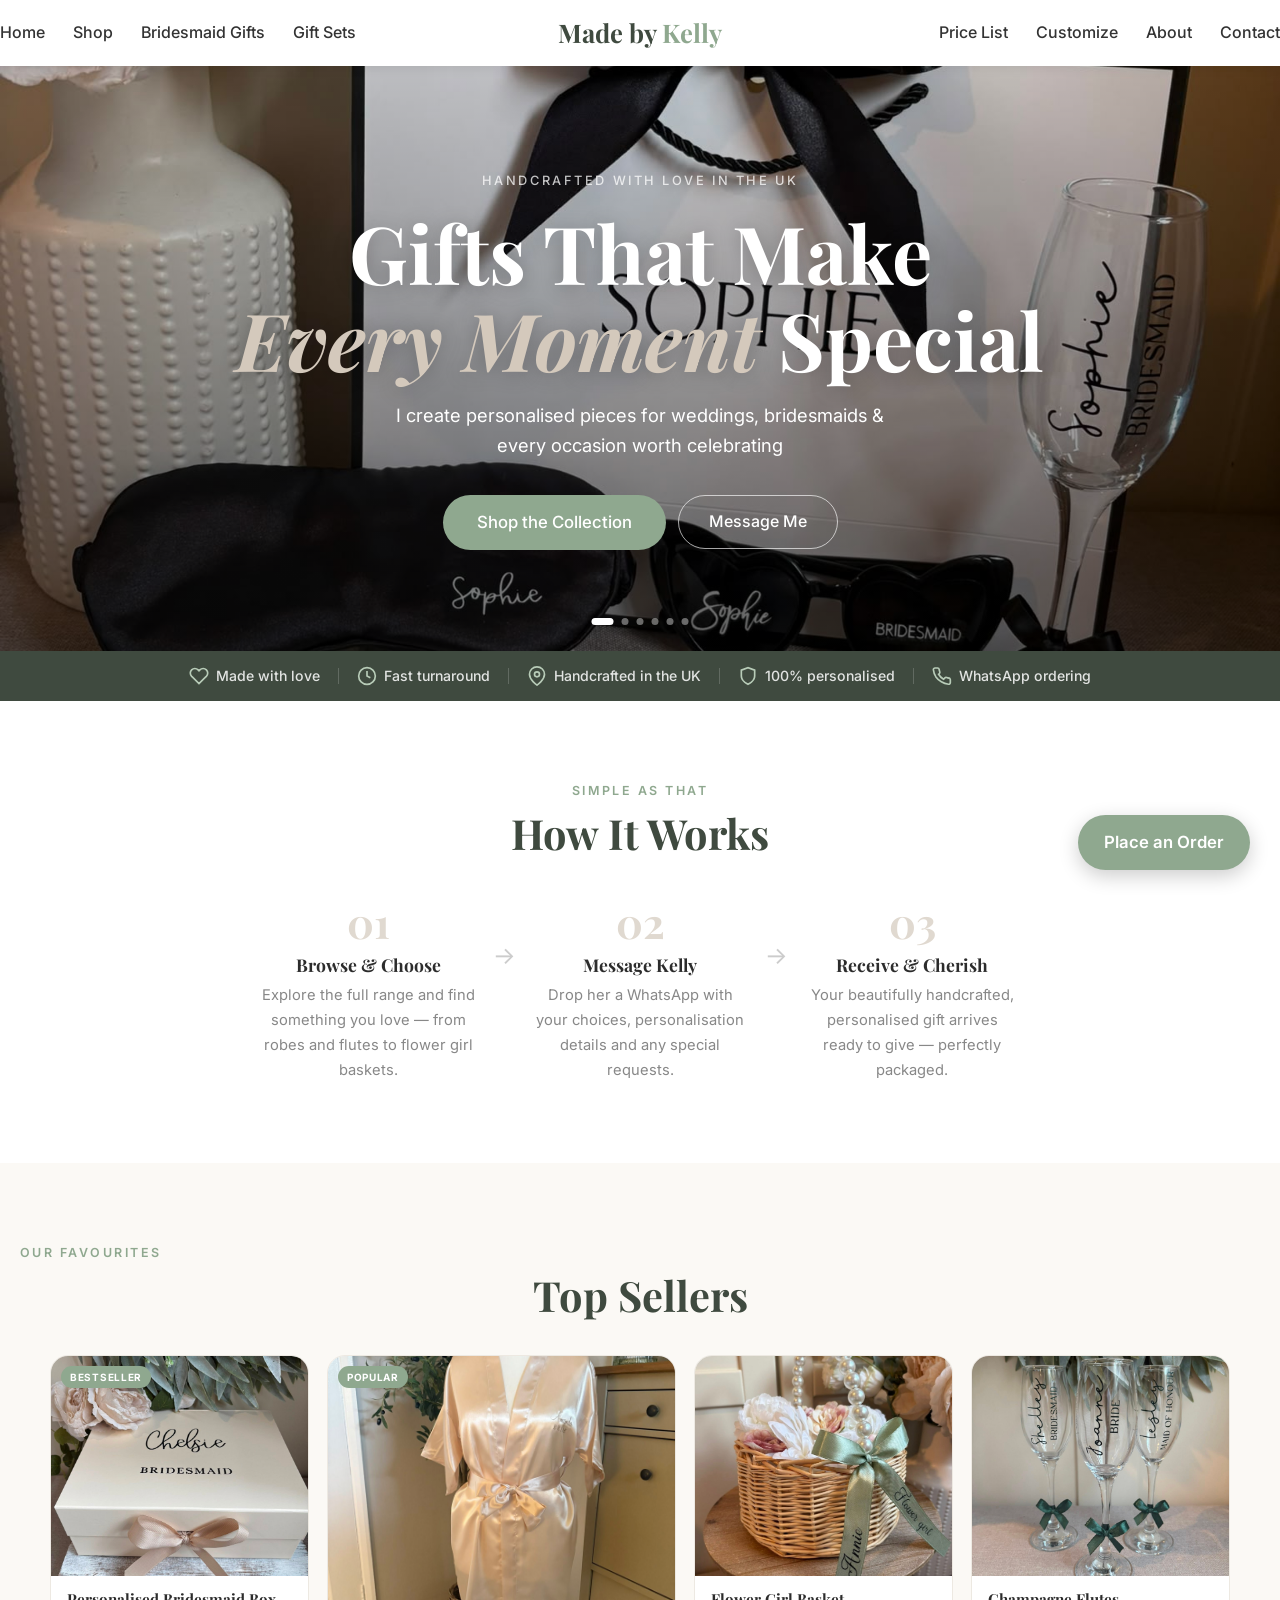
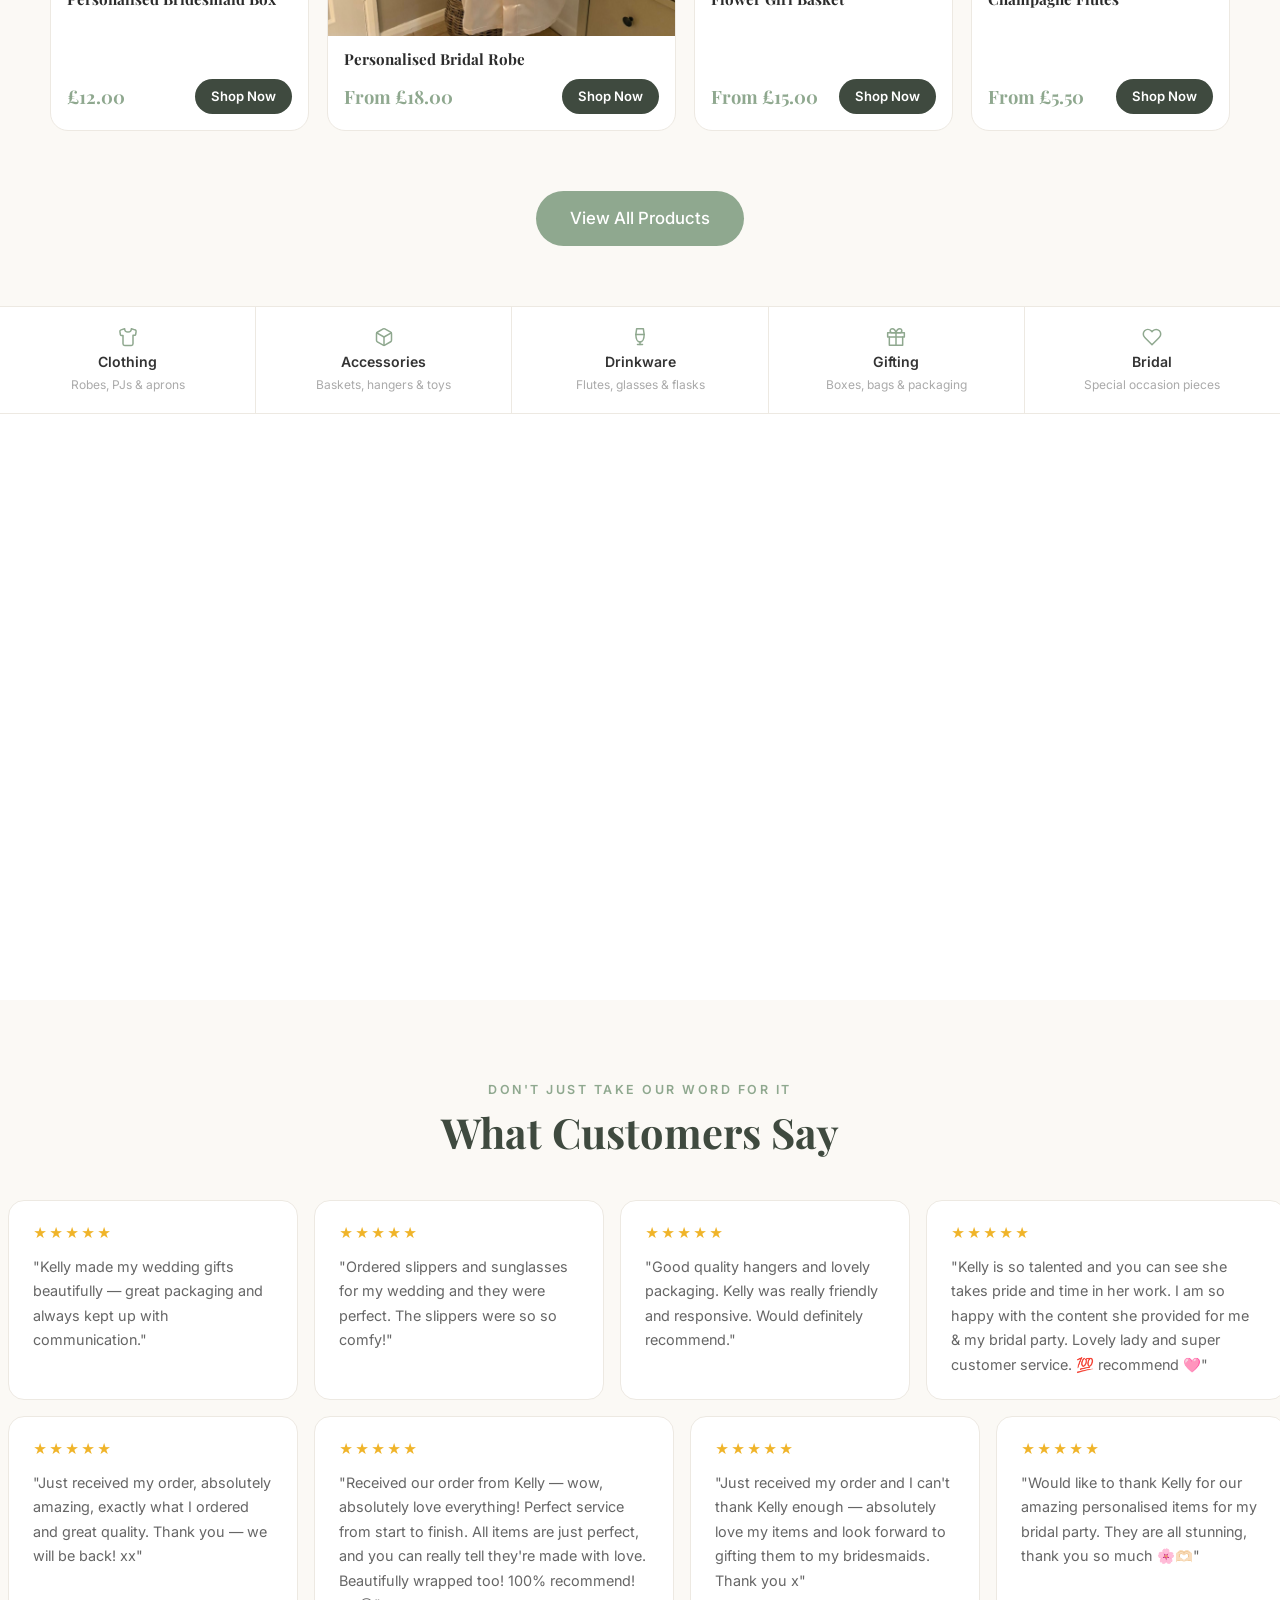
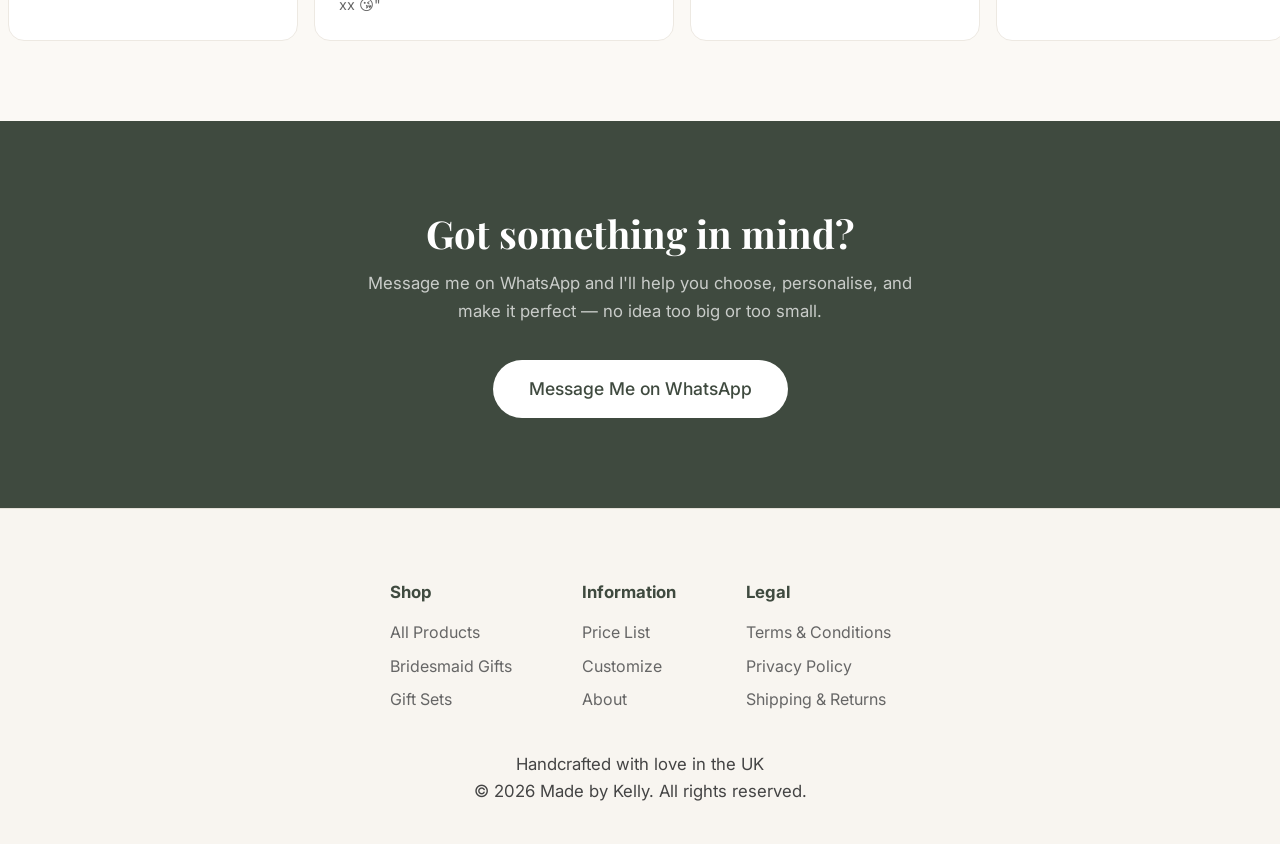
<file: index.html>
<!DOCTYPE html>
<html lang="en">
<head>
    <meta charset="UTF-8">
    <meta name="viewport" content="width=device-width, initial-scale=1.0">
    <title>Made by Kelly | Handcrafted Personalised Gifts</title>
    <meta name="description" content="Handcrafted personalised gifts for weddings, bridesmaids and special occasions. Made with love in the UK by Kelly.">
    <link href="https://fonts.googleapis.com/css2?family=Playfair+Display:ital,wght@0,700;1,700&family=Inter:wght@400;500;600&display=swap" rel="stylesheet">
    <link rel="stylesheet" href="css/reset.css">
    <link rel="stylesheet" href="css/base.css">
    <link rel="stylesheet" href="css/layout.css">
    <link rel="stylesheet" href="css/components.css">
    <link rel="stylesheet" href="css/pages/home.css">
</head>
<body>

    <!-- HEADER -->
    <header class="header">
        <div class="header-content container">
            <nav class="nav-left">
                <ul>
                    <li><a href="index.html" class="active">Home</a></li>
                    <li><a href="shop.html">Shop</a></li>
                    <li><a href="shop.html#accessories">Bridesmaid Gifts</a></li>
                    <li><a href="shop.html#gifting">Gift Sets</a></li>
                </ul>
            </nav>
            <a href="index.html" class="logo">Made by <span>Kelly</span></a>
            <nav class="nav-right">
                <ul>
                    <li><a href="price-list.html">Price List</a></li>
                    <li><a href="https://wa.me/447305016480?text=Hi%20Kelly%2C%20I%27d%20like%20to%20discuss%20a%20custom%20order" target="_blank">Customize</a></li>
                    <li><a href="#about">About</a></li>
                    <li><a href="#order">Contact</a></li>
                </ul>
            </nav>
            <button class="burger-menu" id="burger" aria-label="Toggle menu">
                <span></span><span></span><span></span>
            </button>
        </div>
        <div class="mobile-menu" id="mobileMenu">
            <ul>
                <li><a href="index.html">Home</a></li>
                <li><a href="shop.html">Shop</a></li>
                <li><a href="shop.html#accessories">Bridesmaid Gifts</a></li>
                <li><a href="shop.html#gifting">Gift Sets</a></li>
                <li><a href="price-list.html">Price List</a></li>
                <li><a href="https://wa.me/447305016480?text=Hi%20Kelly%2C%20I%27d%20like%20to%20discuss%20a%20custom%20order" target="_blank">Customize</a></li>
                <li><a href="#about">About</a></li>
                <li><a href="#order">Contact</a></li>
            </ul>
        </div>
    </header>

    <!-- HERO -->
    <section class="hero">
        <div class="hero-slides">
            <div class="hero-slide active" style="background-image: url('images/slideshow/productcard/Bridesmaid-giftset.jpeg');"></div>
            <div class="hero-slide" style="background-image: url('images/slideshow/productcard/robe pink.jpeg');"></div>
            <div class="hero-slide" style="background-image: url('images/slideshow/productcard/flower girl set.jpeg');"></div>
            <div class="hero-slide" style="background-image: url('images/slideshow/productcard/flower girl basket rose gold.jpeg');"></div>
            <div class="hero-slide" style="background-image: url('images/slideshow/jennifer-kalenberg-3nx3qOwSSLs-unsplash.jpg');"></div>
            <div class="hero-slide" style="background-image: url('images/slideshow/jeremy-wong-weddings-464ps_nOflw-unsplash.jpg');"></div>
        </div>
        <div class="hero-overlay">
            <div class="hero-content">
                <span class="hero-eyebrow">Handcrafted with love in the UK</span>
                <h1>Gifts That Make<br><em>Every Moment</em> Special</h1>
                <p>I create personalised pieces for weddings, bridesmaids &amp; every occasion worth celebrating</p>
                <div class="hero-btns">
                    <a href="shop.html" class="btn-primary">Shop the Collection</a>
                    <a href="https://wa.me/447305016480?text=Hi%20Kelly%2C%20I%27d%20like%20to%20discuss%20a%20custom%20order" class="btn-ghost" target="_blank">Message Me</a>
                </div>
            </div>
        </div>
        <div class="hero-dots">
            <button class="hero-dot active" data-slide="0" aria-label="Slide 1"></button>
            <button class="hero-dot" data-slide="1" aria-label="Slide 2"></button>
            <button class="hero-dot" data-slide="2" aria-label="Slide 3"></button>
            <button class="hero-dot" data-slide="3" aria-label="Slide 4"></button>
            <button class="hero-dot" data-slide="4" aria-label="Slide 5"></button>
            <button class="hero-dot" data-slide="5" aria-label="Slide 6"></button>
        </div>
    </section>

    <!-- TRUST BAR -->
    <div class="trust-bar">
        <div class="trust-bar-inner">
            <div class="trust-item">
                <svg width="20" height="20" viewBox="0 0 24 24" fill="none" stroke="currentColor" stroke-width="2"><path d="M20.84 4.61a5.5 5.5 0 0 0-7.78 0L12 5.67l-1.06-1.06a5.5 5.5 0 0 0-7.78 7.78l1.06 1.06L12 21.23l7.78-7.78 1.06-1.06a5.5 5.5 0 0 0 0-7.78z"/></svg>
                <span>Made with love</span>
            </div>
            <div class="trust-divider"></div>
            <div class="trust-item">
                <svg width="20" height="20" viewBox="0 0 24 24" fill="none" stroke="currentColor" stroke-width="2"><circle cx="12" cy="12" r="10"/><polyline points="12 6 12 12 16 14"/></svg>
                <span>Fast turnaround</span>
            </div>
            <div class="trust-divider"></div>
            <div class="trust-item">
                <svg width="20" height="20" viewBox="0 0 24 24" fill="none" stroke="currentColor" stroke-width="2"><path d="M21 10c0 7-9 13-9 13s-9-6-9-13a9 9 0 0 1 18 0z"/><circle cx="12" cy="10" r="3"/></svg>
                <span>Handcrafted in the UK</span>
            </div>
            <div class="trust-divider"></div>
            <div class="trust-item">
                <svg width="20" height="20" viewBox="0 0 24 24" fill="none" stroke="currentColor" stroke-width="2"><path d="M12 22s8-4 8-10V5l-8-3-8 3v7c0 6 8 10 8 10z"/></svg>
                <span>100% personalised</span>
            </div>
            <div class="trust-divider"></div>
            <div class="trust-item">
                <svg width="20" height="20" viewBox="0 0 24 24" fill="none" stroke="currentColor" stroke-width="2"><path d="M22 16.92v3a2 2 0 0 1-2.18 2 19.79 19.79 0 0 1-8.63-3.07A19.5 19.5 0 0 1 4.69 13.1a19.79 19.79 0 0 1-3.07-8.67A2 2 0 0 1 3.6 2.39h3a2 2 0 0 1 2 1.72c.127.96.361 1.903.7 2.81a2 2 0 0 1-.45 2.11L7.91 9.91a16 16 0 0 0 6 6l1.58-1.58a2 2 0 0 1 2.11-.45c.907.339 1.85.573 2.81.7A2 2 0 0 1 22 16.92z"/></svg>
                <span>WhatsApp ordering</span>
            </div>
        </div>
    </div>

    <!-- HOW IT WORKS -->
    <section class="how-it-works">
        <div class="container">
            <div class="section-label">Simple as that</div>
            <h2 class="section-title">How It Works</h2>
            <div class="steps-grid">
                <div class="step">
                    <div class="step-num">01</div>
                    <h3>Browse & Choose</h3>
                    <p>Explore the full range and find something you love — from robes and flutes to flower girl baskets.</p>
                </div>
                <div class="step-arrow">→</div>
                <div class="step">
                    <div class="step-num">02</div>
                    <h3>Message Kelly</h3>
                    <p>Drop her a WhatsApp with your choices, personalisation details and any special requests.</p>
                </div>
                <div class="step-arrow">→</div>
                <div class="step">
                    <div class="step-num">03</div>
                    <h3>Receive &amp; Cherish</h3>
                    <p>Your beautifully handcrafted, personalised gift arrives ready to give — perfectly packaged.</p>
                </div>
            </div>
        </div>
    </section>

    <!-- TOP SELLERS -->
    <section class="top-sellers">
        <div class="container">
            <div class="section-label">Our favourites</div>
            <h2 class="section-title">Top Sellers</h2>
            <div class="sellers-grid">

                <div class="seller-card">
                    <div class="seller-card-img">
                        <img src="images/slideshow/productcard/bridesmaidbox.jpg" alt="Personalised Bridesmaid Box">
                        <span class="seller-badge">Bestseller</span>
                    </div>
                    <div class="seller-card-body">
                        <h3>Personalised Bridesmaid Box</h3>
                        <div class="seller-card-footer">
                            <span class="seller-price">£12.00</span>
                            <a href="shop.html" class="btn-sm">Shop Now</a>
                        </div>
                    </div>
                </div>

                <div class="seller-card seller-card--large">
                    <div class="seller-card-img">
                        <img src="images/slideshow/productcard/robe back.jpg" alt="Personalised Bridal Robe">
                        <span class="seller-badge">Popular</span>
                    </div>
                    <div class="seller-card-body">
                        <h3>Personalised Bridal Robe</h3>
                        <div class="seller-card-footer">
                            <span class="seller-price">From £18.00</span>
                            <a href="shop.html" class="btn-sm">Shop Now</a>
                        </div>
                    </div>
                </div>

                <div class="seller-card">
                    <div class="seller-card-img">
                        <img src="images/slideshow/productcard/Flower girl.jpg" alt="Flower Girl Basket">
                    </div>
                    <div class="seller-card-body">
                        <h3>Flower Girl Basket</h3>
                        <div class="seller-card-footer">
                            <span class="seller-price">From £15.00</span>
                            <a href="shop.html" class="btn-sm">Shop Now</a>
                        </div>
                    </div>
                </div>

                <div class="seller-card">
                    <div class="seller-card-img">
                        <img src="images/slideshow/productcard/champflutes.jpg" alt="Champagne Flutes">
                    </div>
                    <div class="seller-card-body">
                        <h3>Champagne Flutes</h3>
                        <div class="seller-card-footer">
                            <span class="seller-price">From £5.50</span>
                            <a href="shop.html" class="btn-sm">Shop Now</a>
                        </div>
                    </div>
                </div>

            </div>
            <div class="sellers-cta">
                <a href="shop.html" class="btn-primary">View All Products</a>
            </div>
        </div>
    </section>

    <!-- CATEGORY BROWSE -->
    <section class="category-browse">
        <div class="category-grid">
                <a href="shop.html#clothing" class="category-tile">
                    <svg viewBox="0 0 24 24"><path d="M20.38 3.46L16 2a4 4 0 0 1-8 0L3.62 3.46a2 2 0 0 0-1.34 2.23l.58 3.57a1 1 0 0 0 .99.84H6v10a2 2 0 0 0 2 2h8a2 2 0 0 0 2-2V10h2.15a1 1 0 0 0 .99-.84l.58-3.57a2 2 0 0 0-1.34-2.23z"/></svg>
                    <h3>Clothing</h3>
                    <span>Robes, PJs &amp; aprons</span>
                </a>
                <a href="shop.html#accessories" class="category-tile">
                    <svg viewBox="0 0 24 24"><path d="M21 16V8a2 2 0 0 0-1-1.73l-7-4a2 2 0 0 0-2 0l-7 4A2 2 0 0 0 3 8v8a2 2 0 0 0 1 1.73l7 4a2 2 0 0 0 2 0l7-4A2 2 0 0 0 21 16z"/><polyline points="3.27 6.96 12 12.01 20.73 6.96"/><line x1="12" y1="22.08" x2="12" y2="12"/></svg>
                    <h3>Accessories</h3>
                    <span>Baskets, hangers &amp; toys</span>
                </a>
                <a href="shop.html#drinkware" class="category-tile">
                    <svg viewBox="0 0 24 24"><path d="M8 2h8l1 7H7L8 2z"/><path d="M7 9c0 5 2 9 5 9s5-4 5-9"/><path d="M12 18v3"/><path d="M9 21h6"/></svg>
                    <h3>Drinkware</h3>
                    <span>Flutes, glasses &amp; flasks</span>
                </a>
                <a href="shop.html#gifting" class="category-tile">
                    <svg viewBox="0 0 24 24"><polyline points="20 12 20 22 4 22 4 12"/><rect x="2" y="7" width="20" height="5"/><path d="M12 22V7"/><path d="M12 7H7.5a2.5 2.5 0 0 1 0-5C11 2 12 7 12 7z"/><path d="M12 7h4.5a2.5 2.5 0 0 0 0-5C13 2 12 7 12 7z"/></svg>
                    <h3>Gifting</h3>
                    <span>Boxes, bags &amp; packaging</span>
                </a>
                <a href="shop.html#bridal" class="category-tile">
                    <svg viewBox="0 0 24 24"><path d="M20.84 4.61a5.5 5.5 0 0 0-7.78 0L12 5.67l-1.06-1.06a5.5 5.5 0 0 0-7.78 7.78l1.06 1.06L12 21.23l7.78-7.78 1.06-1.06a5.5 5.5 0 0 0 0-7.78z"/></svg>
                    <h3>Bridal</h3>
                    <span>Special occasion pieces</span>
                </a>
            </div>
    </section>
    <section class="about-strip" id="about">
        <div class="container">
            <div class="about-strip-inner">
                <div class="about-strip-text">
                    <div class="section-label">A little about me</div>
                    <h2>Made by hand.<br>Made with love.</h2>
                    <p>Hi, I'm Kelly! I handcraft every single piece in my studio, with a little help from my brilliant team. I've always been passionate about creating beautiful, meaningful gifts — and honestly, I absolutely love what I do.</p>
                    <p>No order is too small and I'm always open to your ideas. Got something in mind? Just message me — I'd love to turn your ideas into something truly special. x</p>
                    <div class="about-btns">
                        <a href="https://wa.me/447305016480?text=Hi%20Kelly%2C%20I%20have%20a%20question" class="btn-primary" target="_blank">Message Me on WhatsApp</a>
                        <a href="price-list.html" class="btn-outline">View Price List</a>
                    </div>
                </div>
                <div class="about-strip-visual">
                    <div class="about-visual-card">
                        <div class="about-stat"><span class="stat-num">500+</span><span class="stat-label">Happy customers</span></div>
                    </div>
                    <div class="about-visual-card about-visual-card--accent">
                        <div class="about-stat"><span class="stat-num">100%</span><span class="stat-label">Personalised</span></div>
                    </div>
                    <div class="about-visual-card">
                        <div class="about-stat"><span class="stat-num">5★</span><span class="stat-label">Average rating</span></div>
                    </div>
                    <div class="about-visual-card about-visual-card--accent">
                        <div class="about-stat"><span class="stat-num">UK</span><span class="stat-label">Handcrafted</span></div>
                    </div>
                </div>
            </div>
        </div>
    </section>

    <!-- REVIEWS — Infinite Marquee -->
    <section class="reviews-section">
        <div class="container">
            <div class="section-label">Don't just take our word for it</div>
            <h2 class="section-title">What Customers Say</h2>
        </div>

        <div class="reviews-marquee-wrap">
            <div class="reviews-marquee" id="reviewsMarquee">
                <!-- Row 1 -->
                <div class="reviews-track" id="track1">
                    <div class="review-card">
                        <div class="review-stars">★★★★★</div>
                        <p>"Kelly made my wedding gifts beautifully — great packaging and always kept up with communication."</p>
                    </div>
                    <div class="review-card">
                        <div class="review-stars">★★★★★</div>
                        <p>"Ordered slippers and sunglasses for my wedding and they were perfect. The slippers were so so comfy!"</p>
                    </div>
                    <div class="review-card">
                        <div class="review-stars">★★★★★</div>
                        <p>"Good quality hangers and lovely packaging. Kelly was really friendly and responsive. Would definitely recommend."</p>
                    </div>
                    <div class="review-card review-card--wide">
                        <div class="review-stars">★★★★★</div>
                        <p>"Kelly is so talented and you can see she takes pride and time in her work. I am so happy with the content she provided for me &amp; my bridal party. Lovely lady and super customer service. 💯 recommend 🩷"</p>
                    </div>
                    <div class="review-card">
                        <div class="review-stars">★★★★★</div>
                        <p>"Wow received my beautifully packaged delivery today. Hangers, clips and slippers. Over the moon — can't recommend Kelly enough. 💙"</p>
                    </div>
                    <div class="review-card">
                        <div class="review-stars">★★★★★</div>
                        <p>"Got a great offer on our father of the bride and best man gifts — they all look lovely, great communication and service."</p>
                    </div>
                </div>
                <!-- Duplicate for seamless loop -->
                <div class="reviews-track" id="track1-clone" aria-hidden="true">
                    <div class="review-card">
                        <div class="review-stars">★★★★★</div>
                        <p>"Kelly made my wedding gifts beautifully — great packaging and always kept up with communication."</p>
                    </div>
                    <div class="review-card">
                        <div class="review-stars">★★★★★</div>
                        <p>"Ordered slippers and sunglasses for my wedding and they were perfect. The slippers were so so comfy!"</p>
                    </div>
                    <div class="review-card">
                        <div class="review-stars">★★★★★</div>
                        <p>"Good quality hangers and lovely packaging. Kelly was really friendly and responsive. Would definitely recommend."</p>
                    </div>
                    <div class="review-card review-card--wide">
                        <div class="review-stars">★★★★★</div>
                        <p>"Kelly is so talented and you can see she takes pride and time in her work. I am so happy with the content she provided for me &amp; my bridal party. Lovely lady and super customer service. 💯 recommend 🩷"</p>
                    </div>
                    <div class="review-card">
                        <div class="review-stars">★★★★★</div>
                        <p>"Wow received my beautifully packaged delivery today. Hangers, clips and slippers. Over the moon — can't recommend Kelly enough. 💙"</p>
                    </div>
                    <div class="review-card">
                        <div class="review-stars">★★★★★</div>
                        <p>"Got a great offer on our father of the bride and best man gifts — they all look lovely, great communication and service."</p>
                    </div>
                </div>
            </div>

            <!-- Row 2 — reverse direction -->
            <div class="reviews-marquee reviews-marquee--reverse" id="reviewsMarquee2">
                <div class="reviews-track" id="track2">
                    <div class="review-card">
                        <div class="review-stars">★★★★★</div>
                        <p>"Just received my order, absolutely amazing, exactly what I ordered and great quality. Thank you — we will be back! xx"</p>
                    </div>
                    <div class="review-card review-card--wide">
                        <div class="review-stars">★★★★★</div>
                        <p>"Received our order from Kelly — wow, absolutely love everything! Perfect service from start to finish. All items are just perfect, and you can really tell they're made with love. Beautifully wrapped too! 100% recommend! xx 😘"</p>
                    </div>
                    <div class="review-card">
                        <div class="review-stars">★★★★★</div>
                        <p>"Just received my order and I can't thank Kelly enough — absolutely love my items and look forward to gifting them to my bridesmaids. Thank you x"</p>
                    </div>
                    <div class="review-card">
                        <div class="review-stars">★★★★★</div>
                        <p>"Would like to thank Kelly for our amazing personalised items for my bridal party. They are all stunning, thank you so much 🌸🫶🏻"</p>
                    </div>
                    <div class="review-card">
                        <div class="review-stars">★★★★★</div>
                        <p>"Just received my order and I am so pleased! The products are beautiful and will make a lovely addition to our big day. Would definitely recommend 🤍"</p>
                    </div>
                    <div class="review-card">
                        <div class="review-stars">★★★★★</div>
                        <p>"Highly recommended — my item was personalised exactly how I asked and is great quality. Thank you!"</p>
                    </div>
                </div>
                <div class="reviews-track" id="track2-clone" aria-hidden="true">
                    <div class="review-card">
                        <div class="review-stars">★★★★★</div>
                        <p>"Just received my order, absolutely amazing, exactly what I ordered and great quality. Thank you — we will be back! xx"</p>
                    </div>
                    <div class="review-card review-card--wide">
                        <div class="review-stars">★★★★★</div>
                        <p>"Received our order from Kelly — wow, absolutely love everything! Perfect service from start to finish. All items are just perfect, and you can really tell they're made with love. Beautifully wrapped too! 100% recommend! xx 😘"</p>
                    </div>
                    <div class="review-card">
                        <div class="review-stars">★★★★★</div>
                        <p>"Just received my order and I can't thank Kelly enough — absolutely love my items and look forward to gifting them to my bridesmaids. Thank you x"</p>
                    </div>
                    <div class="review-card">
                        <div class="review-stars">★★★★★</div>
                        <p>"Would like to thank Kelly for our amazing personalised items for my bridal party. They are all stunning, thank you so much 🌸🫶🏻"</p>
                    </div>
                    <div class="review-card">
                        <div class="review-stars">★★★★★</div>
                        <p>"Just received my order and I am so pleased! The products are beautiful and will make a lovely addition to our big day. Would definitely recommend 🤍"</p>
                    </div>
                    <div class="review-card">
                        <div class="review-stars">★★★★★</div>
                        <p>"Highly recommended — my item was personalised exactly how I asked and is great quality. Thank you!"</p>
                    </div>
                </div>
            </div>
        </div>
    </section>

    <!-- ORDER CTA -->
    <section id="order" class="order-section">
        <div class="container">
            <div class="order-inner">
                <h2>Got something in mind?</h2>
                <p>Message me on WhatsApp and I'll help you choose, personalise, and make it perfect — no idea too big or too small.</p>
                <a href="https://wa.me/447305016480?text=Hi%20Kelly%2C%20I%20have%20a%20question%20about%20my%20order"
                   class="btn-primary order-btn" target="_blank">Message Me on WhatsApp</a>
            </div>
        </div>
    </section>

    <!-- FOOTER -->
    <footer class="footer">
        <div class="container">
            <div class="footer-links">
                <div class="footer-column">
                    <h4>Shop</h4>
                    <a href="shop.html">All Products</a>
                    <a href="shop.html#accessories">Bridesmaid Gifts</a>
                    <a href="shop.html#gifting">Gift Sets</a>
                </div>
                <div class="footer-column">
                    <h4>Information</h4>
                    <a href="price-list.html">Price List</a>
                    <a href="https://wa.me/447305016480?text=Hi%20Kelly%2C%20I%27d%20like%20to%20discuss%20a%20custom%20order" target="_blank">Customize</a>
                    <a href="#about">About</a>
                </div>
                <div class="footer-column">
                    <h4>Legal</h4>
                    <a href="terms-conditions.html">Terms & Conditions</a>
                    <a href="privacy-policy.html">Privacy Policy</a>
                    <a href="#">Shipping & Returns</a>
                </div>
            </div>
            <div class="footer-bottom">
                <p>Handcrafted with love in the UK</p>
                <p>&copy; 2026 Made by Kelly. All rights reserved.</p>
            </div>
        </div>
    </footer>

    <a href="https://wa.me/447305016480?text=Hi%20Kelly%2C%20I%27d%20like%20to%20place%20an%20order"
       class="floating-order-btn" target="_blank">Place an Order</a>

    <script src="js/main.js"></script>
    <script src="js/home.js"></script>
</body>
</html>
</file>
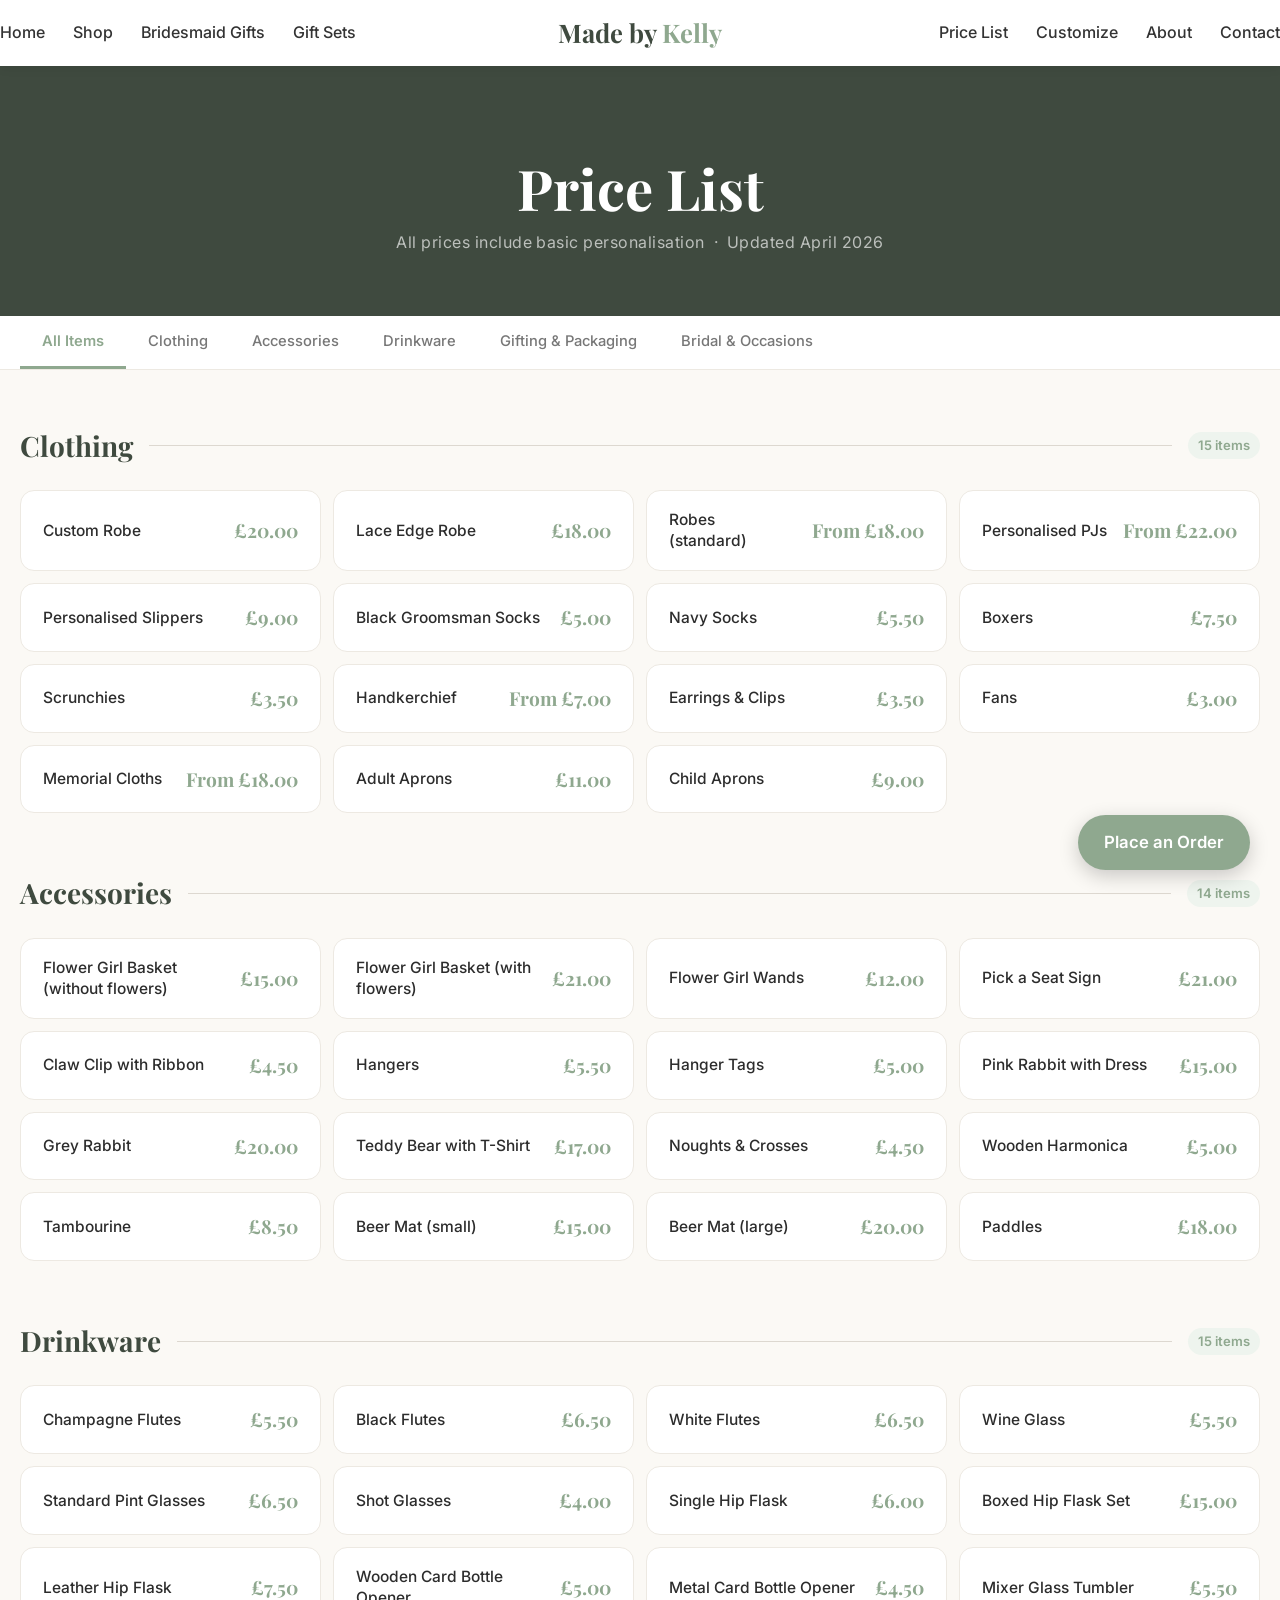
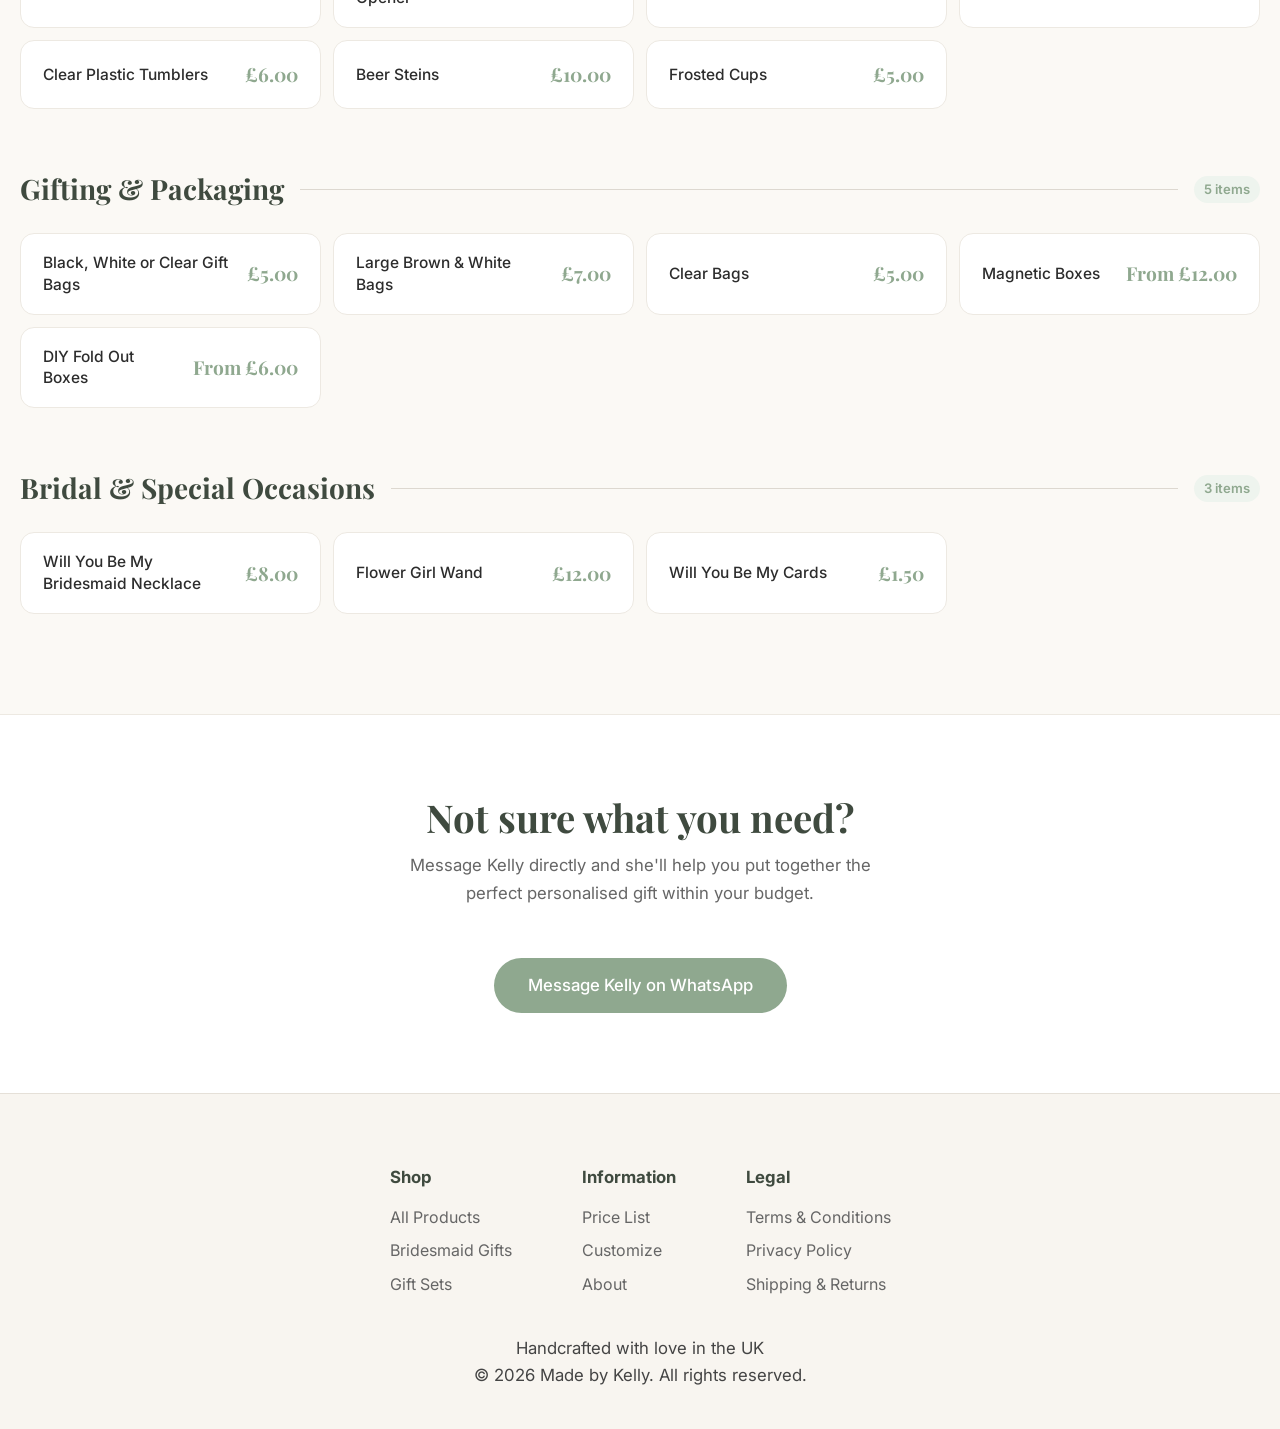
<file: price-list.html>
<!DOCTYPE html>
<html lang="en">
<head>
    <meta charset="UTF-8">
    <meta name="viewport" content="width=device-width, initial-scale=1.0">
    <title>Price List | Made by Kelly</title>
    <meta name="description" content="Full price list for all personalised handcrafted gifts by Kelly. Clothing, accessories, drinkware, gifting and bridal.">
    <link href="https://fonts.googleapis.com/css2?family=Playfair+Display:wght@700&family=Inter:wght@400;500;600&display=swap" rel="stylesheet">
    <link rel="stylesheet" href="css/reset.css">
    <link rel="stylesheet" href="css/base.css">
    <link rel="stylesheet" href="css/layout.css">
    <link rel="stylesheet" href="css/components.css">
    <link rel="stylesheet" href="css/pages/price-list.css">
</head>
<body>

    <!-- HEADER -->
    <header class="header">
        <div class="header-content container">
            <nav class="nav-left">
                <ul>
                    <li><a href="index.html">Home</a></li>
                    <li><a href="shop.html">Shop</a></li>
                    <li><a href="shop.html#bridesmaid">Bridesmaid Gifts</a></li>
                    <li><a href="gift-sets.html">Gift Sets</a></li>
                </ul>
            </nav>
            <a href="index.html" class="logo">Made by <span>Kelly</span></a>
            <nav class="nav-right">
                <ul>
                    <li><a href="price-list.html" class="active">Price List</a></li>
                    <li><a href="customize.html">Customize</a></li>
                    <li><a href="about.html">About</a></li>
                    <li><a href="#order">Contact</a></li>
                </ul>
            </nav>
            <button class="burger-menu" id="burger" aria-label="Toggle menu">
                <span></span><span></span><span></span>
            </button>
        </div>
        <div class="mobile-menu" id="mobileMenu">
            <ul>
                <li><a href="index.html">Home</a></li>
                <li><a href="shop.html">Shop</a></li>
                <li><a href="shop.html#bridesmaid">Bridesmaid Gifts</a></li>
                <li><a href="gift-sets.html">Gift Sets</a></li>
                <li><a href="price-list.html">Price List</a></li>
                <li><a href="customize.html">Customize</a></li>
                <li><a href="about.html">About</a></li>
                <li><a href="#order">Contact</a></li>
            </ul>
        </div>
    </header>

    <!-- HERO -->
    <section class="price-hero">
        <div class="container">
            <h1>Price List</h1>
            <p>All prices include basic personalisation &nbsp;·&nbsp; Updated April 2026</p>
        </div>
    </section>

    <!-- FILTER TABS -->
    <nav class="price-filters" aria-label="Price categories">
        <div class="price-filters-inner">
            <button class="price-filter-btn active" data-filter="all">All Items</button>
            <button class="price-filter-btn" data-filter="clothing">Clothing</button>
            <button class="price-filter-btn" data-filter="accessories">Accessories</button>
            <button class="price-filter-btn" data-filter="drinkware">Drinkware</button>
            <button class="price-filter-btn" data-filter="gifting">Gifting & Packaging</button>
            <button class="price-filter-btn" data-filter="bridal">Bridal & Occasions</button>
        </div>
    </nav>

    <!-- BODY -->
    <main class="price-body">
        <div class="container">

            <!-- CLOTHING -->
            <section class="price-category" id="clothing" data-category="clothing">
                <div class="price-category-header">
                    <h2>Clothing</h2>
                    <div class="price-category-line"></div>
                    <span class="price-category-count">15 items</span>
                </div>
                <div class="price-grid">
                    <div class="price-card"><span class="price-card-name">Custom Robe</span><span class="price-card-price">£20.00</span></div>
                    <div class="price-card"><span class="price-card-name">Lace Edge Robe</span><span class="price-card-price">£18.00</span></div>
                    <div class="price-card"><span class="price-card-name">Robes (standard)</span><span class="price-card-price">From £18.00</span></div>
                    <div class="price-card"><span class="price-card-name">Personalised PJs</span><span class="price-card-price">From £22.00</span></div>
                    <div class="price-card"><span class="price-card-name">Personalised Slippers</span><span class="price-card-price">£9.00</span></div>
                    <div class="price-card"><span class="price-card-name">Black Groomsman Socks</span><span class="price-card-price">£5.00</span></div>
                    <div class="price-card"><span class="price-card-name">Navy Socks</span><span class="price-card-price">£5.50</span></div>
                    <div class="price-card"><span class="price-card-name">Boxers</span><span class="price-card-price">£7.50</span></div>
                    <div class="price-card"><span class="price-card-name">Scrunchies</span><span class="price-card-price">£3.50</span></div>
                    <div class="price-card"><span class="price-card-name">Handkerchief</span><span class="price-card-price">From £7.00</span></div>
                    <div class="price-card"><span class="price-card-name">Earrings & Clips</span><span class="price-card-price">£3.50</span></div>
                    <div class="price-card"><span class="price-card-name">Fans</span><span class="price-card-price">£3.00</span></div>
                    <div class="price-card"><span class="price-card-name">Memorial Cloths</span><span class="price-card-price">From £18.00</span></div>
                    <div class="price-card"><span class="price-card-name">Adult Aprons</span><span class="price-card-price">£11.00</span></div>
                    <div class="price-card"><span class="price-card-name">Child Aprons</span><span class="price-card-price">£9.00</span></div>
                </div>
            </section>

            <!-- ACCESSORIES -->
            <section class="price-category" id="accessories" data-category="accessories">
                <div class="price-category-header">
                    <h2>Accessories</h2>
                    <div class="price-category-line"></div>
                    <span class="price-category-count">14 items</span>
                </div>
                <div class="price-grid">
                    <div class="price-card"><span class="price-card-name">Flower Girl Basket (without flowers)</span><span class="price-card-price">£15.00</span></div>
                    <div class="price-card"><span class="price-card-name">Flower Girl Basket (with flowers)</span><span class="price-card-price">£21.00</span></div>
                    <div class="price-card"><span class="price-card-name">Flower Girl Wands</span><span class="price-card-price">£12.00</span></div>
                    <div class="price-card"><span class="price-card-name">Pick a Seat Sign</span><span class="price-card-price">£21.00</span></div>
                    <div class="price-card"><span class="price-card-name">Claw Clip with Ribbon</span><span class="price-card-price">£4.50</span></div>
                    <div class="price-card"><span class="price-card-name">Hangers</span><span class="price-card-price">£5.50</span></div>
                    <div class="price-card"><span class="price-card-name">Hanger Tags</span><span class="price-card-price">£5.00</span></div>
                    <div class="price-card"><span class="price-card-name">Pink Rabbit with Dress</span><span class="price-card-price">£15.00</span></div>
                    <div class="price-card"><span class="price-card-name">Grey Rabbit</span><span class="price-card-price">£20.00</span></div>
                    <div class="price-card"><span class="price-card-name">Teddy Bear with T-Shirt</span><span class="price-card-price">£17.00</span></div>
                    <div class="price-card"><span class="price-card-name">Noughts & Crosses</span><span class="price-card-price">£4.50</span></div>
                    <div class="price-card"><span class="price-card-name">Wooden Harmonica</span><span class="price-card-price">£5.00</span></div>
                    <div class="price-card"><span class="price-card-name">Tambourine</span><span class="price-card-price">£8.50</span></div>
                    <div class="price-card"><span class="price-card-name">Beer Mat (small)</span><span class="price-card-price">£15.00</span></div>
                    <div class="price-card"><span class="price-card-name">Beer Mat (large)</span><span class="price-card-price">£20.00</span></div>
                    <div class="price-card"><span class="price-card-name">Paddles</span><span class="price-card-price">£18.00</span></div>
                </div>
            </section>

            <!-- DRINKWARE -->
            <section class="price-category" id="drinkware" data-category="drinkware">
                <div class="price-category-header">
                    <h2>Drinkware</h2>
                    <div class="price-category-line"></div>
                    <span class="price-category-count">15 items</span>
                </div>
                <div class="price-grid">
                    <div class="price-card"><span class="price-card-name">Champagne Flutes</span><span class="price-card-price">£5.50</span></div>
                    <div class="price-card"><span class="price-card-name">Black Flutes</span><span class="price-card-price">£6.50</span></div>
                    <div class="price-card"><span class="price-card-name">White Flutes</span><span class="price-card-price">£6.50</span></div>
                    <div class="price-card"><span class="price-card-name">Wine Glass</span><span class="price-card-price">£5.50</span></div>
                    <div class="price-card"><span class="price-card-name">Standard Pint Glasses</span><span class="price-card-price">£6.50</span></div>
                    <div class="price-card"><span class="price-card-name">Shot Glasses</span><span class="price-card-price">£4.00</span></div>
                    <div class="price-card"><span class="price-card-name">Single Hip Flask</span><span class="price-card-price">£6.00</span></div>
                    <div class="price-card"><span class="price-card-name">Boxed Hip Flask Set</span><span class="price-card-price">£15.00</span></div>
                    <div class="price-card"><span class="price-card-name">Leather Hip Flask</span><span class="price-card-price">£7.50</span></div>
                    <div class="price-card"><span class="price-card-name">Wooden Card Bottle Opener</span><span class="price-card-price">£5.00</span></div>
                    <div class="price-card"><span class="price-card-name">Metal Card Bottle Opener</span><span class="price-card-price">£4.50</span></div>
                    <div class="price-card"><span class="price-card-name">Mixer Glass Tumbler</span><span class="price-card-price">£5.50</span></div>
                    <div class="price-card"><span class="price-card-name">Clear Plastic Tumblers</span><span class="price-card-price">£6.00</span></div>
                    <div class="price-card"><span class="price-card-name">Beer Steins</span><span class="price-card-price">£10.00</span></div>
                    <div class="price-card"><span class="price-card-name">Frosted Cups</span><span class="price-card-price">£5.00</span></div>
                </div>
            </section>

            <!-- GIFTING & PACKAGING -->
            <section class="price-category" id="gifting" data-category="gifting">
                <div class="price-category-header">
                    <h2>Gifting & Packaging</h2>
                    <div class="price-category-line"></div>
                    <span class="price-category-count">5 items</span>
                </div>
                <div class="price-grid">
                    <div class="price-card"><span class="price-card-name">Black, White or Clear Gift Bags</span><span class="price-card-price">£5.00</span></div>
                    <div class="price-card"><span class="price-card-name">Large Brown & White Bags</span><span class="price-card-price">£7.00</span></div>
                    <div class="price-card"><span class="price-card-name">Clear Bags</span><span class="price-card-price">£5.00</span></div>
                    <div class="price-card"><span class="price-card-name">Magnetic Boxes</span><span class="price-card-price">From £12.00</span></div>
                    <div class="price-card"><span class="price-card-name">DIY Fold Out Boxes</span><span class="price-card-price">From £6.00</span></div>
                </div>
            </section>

            <!-- BRIDAL & OCCASIONS -->
            <section class="price-category" id="bridal" data-category="bridal">
                <div class="price-category-header">
                    <h2>Bridal & Special Occasions</h2>
                    <div class="price-category-line"></div>
                    <span class="price-category-count">3 items</span>
                </div>
                <div class="price-grid">
                    <div class="price-card"><span class="price-card-name">Will You Be My Bridesmaid Necklace</span><span class="price-card-price">£8.00</span></div>
                    <div class="price-card"><span class="price-card-name">Flower Girl Wand</span><span class="price-card-price">£12.00</span></div>
                    <div class="price-card"><span class="price-card-name">Will You Be My Cards</span><span class="price-card-price">£1.50</span></div>
                </div>
            </section>

        </div>
    </main>

    <!-- ORDER BANNER -->
    <section id="order" class="price-order-banner">
        <div class="container">
            <h2>Not sure what you need?</h2>
            <p>Message Kelly directly and she'll help you put together the perfect personalised gift within your budget.</p>
            <a href="https://wa.me/447305016480?text=Hi%20Kelly%2C%20I%27d%20like%20to%20discuss%20an%20order"
               class="btn-primary" target="_blank">Message Kelly on WhatsApp</a>
        </div>
    </section>

    <!-- FLOATING BUTTON -->
    <a href="https://wa.me/447305016480?text=Hi%20Kelly%2C%20I%27d%20like%20to%20place%20an%20order"
       class="floating-order-btn" target="_blank">Place an Order</a>

    <!-- FOOTER -->
    <footer class="footer">
        <div class="container">
            <div class="footer-links">
                <div class="footer-column">
                    <h4>Shop</h4>
                    <a href="shop.html">All Products</a>
                    <a href="shop.html#bridesmaid">Bridesmaid Gifts</a>
                    <a href="gift-sets.html">Gift Sets</a>
                </div>
                <div class="footer-column">
                    <h4>Information</h4>
                    <a href="price-list.html">Price List</a>
                    <a href="customize.html">Customize</a>
                    <a href="about.html">About</a>
                </div>
                <div class="footer-column">
                    <h4>Legal</h4>
                    <a href="terms-conditions.html">Terms & Conditions</a>
                    <a href="#">Privacy Policy</a>
                    <a href="#">Shipping & Returns</a>
                </div>
            </div>
            <div class="footer-bottom">
                <p>Handcrafted with love in the UK</p>
                <p>&copy; 2026 Made by Kelly. All rights reserved.</p>
            </div>
        </div>
    </footer>

    <script src="js/main.js"></script>
    <script>
        // Category filter tabs
        const filterBtns = document.querySelectorAll('.price-filter-btn');
        const categories = document.querySelectorAll('.price-category');

        filterBtns.forEach(btn => {
            btn.addEventListener('click', () => {
                filterBtns.forEach(b => b.classList.remove('active'));
                btn.classList.add('active');
                const filter = btn.dataset.filter;
                if (filter === 'all') {
                    categories.forEach(c => c.style.display = '');
                } else {
                    categories.forEach(c => {
                        c.style.display = c.dataset.category === filter ? '' : 'none';
                    });
                    const target = document.getElementById(filter);
                    if (target) setTimeout(() => target.scrollIntoView({ behavior: 'smooth', block: 'start' }), 50);
                }
            });
        });
    </script>
</body>
</html>
</file>
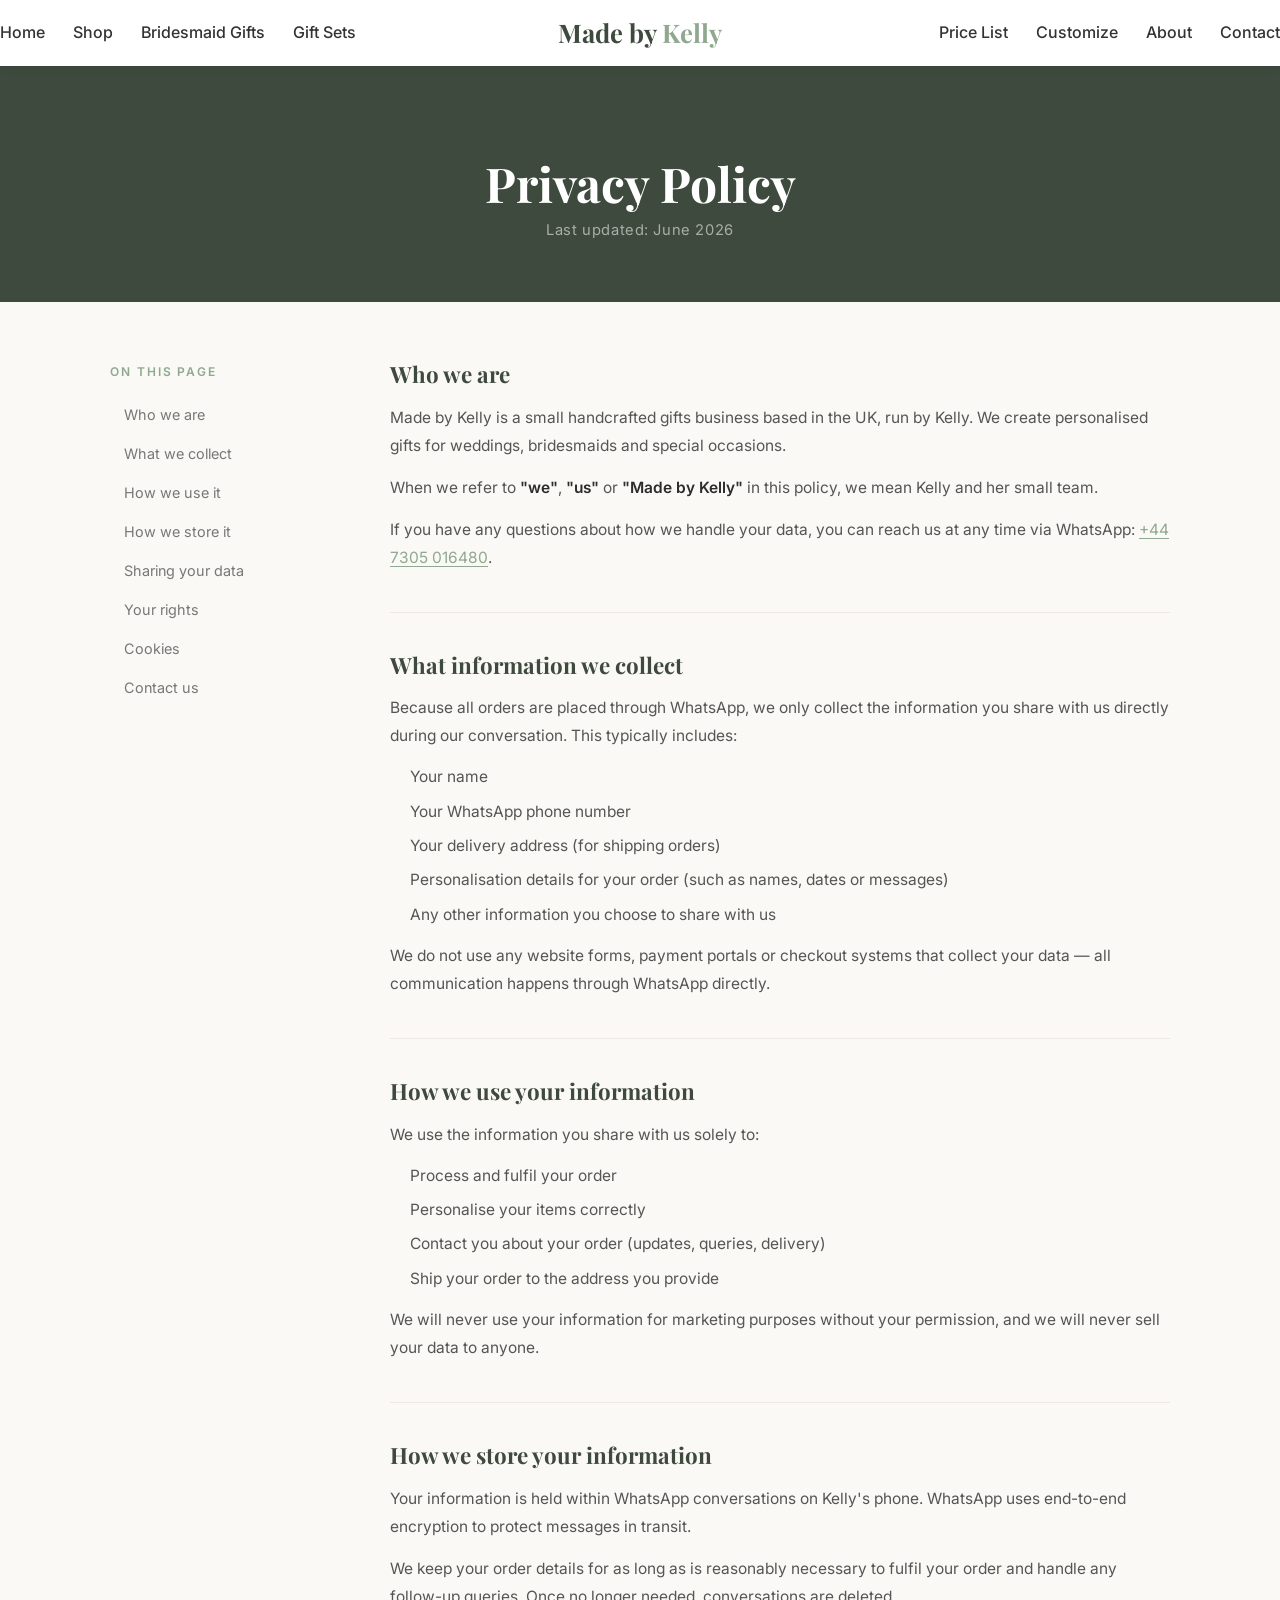
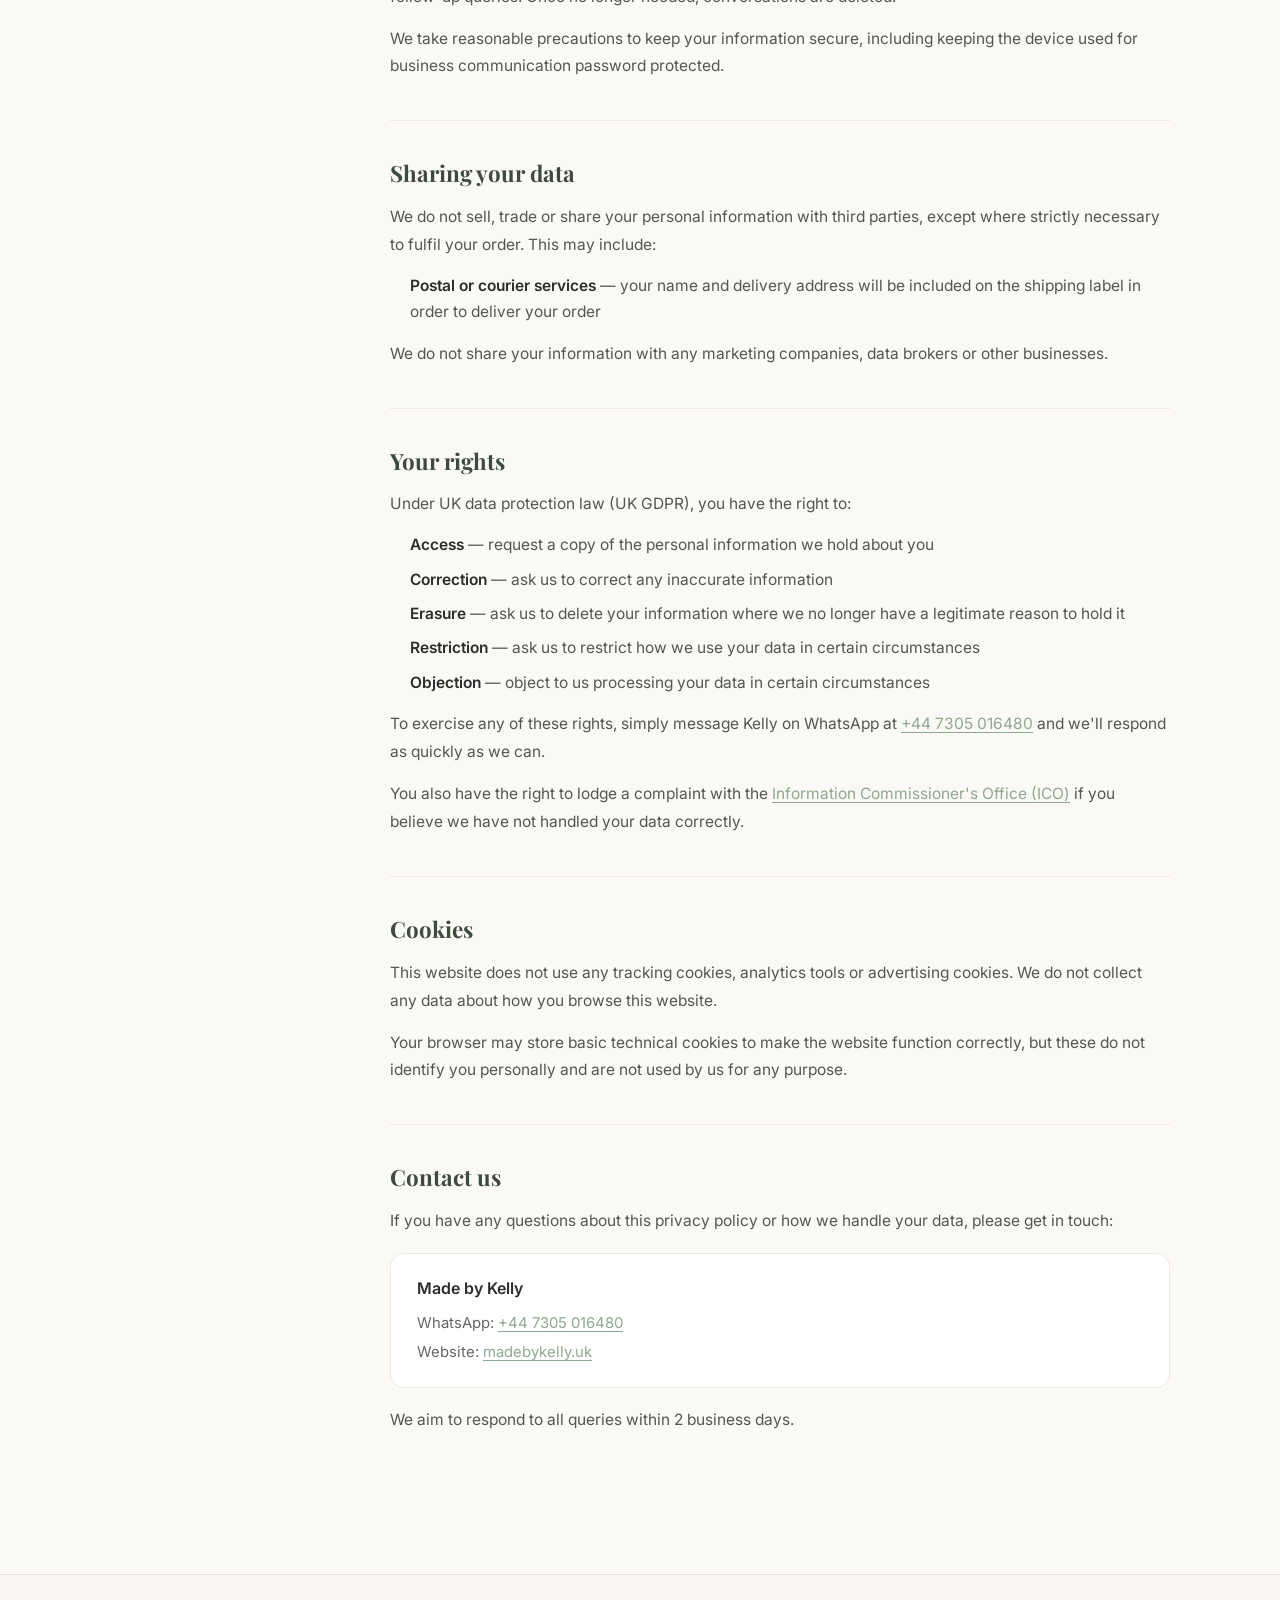
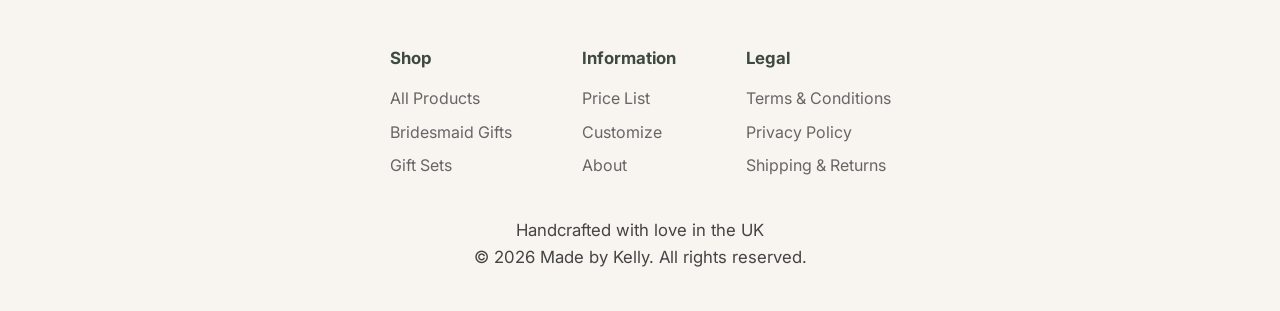
<file: privacy-policy.html>
<!DOCTYPE html>
<html lang="en">
<head>
    <meta charset="UTF-8">
    <meta name="viewport" content="width=device-width, initial-scale=1.0">
    <title>Privacy Policy | Made by Kelly</title>
    <link href="https://fonts.googleapis.com/css2?family=Playfair+Display:wght@700&family=Inter:wght@400;500;600&display=swap" rel="stylesheet">
    <link rel="stylesheet" href="css/reset.css">
    <link rel="stylesheet" href="css/base.css">
    <link rel="stylesheet" href="css/layout.css">
    <link rel="stylesheet" href="css/components.css">
    <link rel="stylesheet" href="css/pages/legal.css">
</head>
<body>

    <header class="header">
        <div class="header-content container">
            <nav class="nav-left">
                <ul>
                    <li><a href="index.html">Home</a></li>
                    <li><a href="shop.html">Shop</a></li>
                    <li><a href="shop.html#bridesmaid">Bridesmaid Gifts</a></li>
                    <li><a href="gift-sets.html">Gift Sets</a></li>
                </ul>
            </nav>
            <a href="index.html" class="logo">Made by <span>Kelly</span></a>
            <nav class="nav-right">
                <ul>
                    <li><a href="price-list.html">Price List</a></li>
                    <li><a href="customize.html">Customize</a></li>
                    <li><a href="about.html">About</a></li>
                    <li><a href="index.html#order">Contact</a></li>
                </ul>
            </nav>
            <button class="burger-menu" id="burger" aria-label="Toggle menu">
                <span></span><span></span><span></span>
            </button>
        </div>
        <div class="mobile-menu" id="mobileMenu">
            <ul>
                <li><a href="index.html">Home</a></li>
                <li><a href="shop.html">Shop</a></li>
                <li><a href="price-list.html">Price List</a></li>
                <li><a href="about.html">About</a></li>
                <li><a href="index.html#order">Contact</a></li>
            </ul>
        </div>
    </header>

    <section class="legal-hero">
        <div class="container">
            <h1>Privacy Policy</h1>
            <p>Last updated: June 2026</p>
        </div>
    </section>

    <main class="legal-body">
        <div class="container">
            <div class="legal-wrap">

                <aside class="legal-nav">
                    <p class="legal-nav-label">On this page</p>
                    <ul>
                        <li><a href="#who-we-are">Who we are</a></li>
                        <li><a href="#what-we-collect">What we collect</a></li>
                        <li><a href="#how-we-use">How we use it</a></li>
                        <li><a href="#how-we-store">How we store it</a></li>
                        <li><a href="#sharing">Sharing your data</a></li>
                        <li><a href="#your-rights">Your rights</a></li>
                        <li><a href="#cookies">Cookies</a></li>
                        <li><a href="#contact">Contact us</a></li>
                    </ul>
                </aside>

                <div class="legal-content">

                    <section id="who-we-are" class="legal-section">
                        <h2>Who we are</h2>
                        <p>Made by Kelly is a small handcrafted gifts business based in the UK, run by Kelly. We create personalised gifts for weddings, bridesmaids and special occasions.</p>
                        <p>When we refer to <strong>"we"</strong>, <strong>"us"</strong> or <strong>"Made by Kelly"</strong> in this policy, we mean Kelly and her small team.</p>
                        <p>If you have any questions about how we handle your data, you can reach us at any time via WhatsApp: <a href="https://wa.me/447305016480" target="_blank">+44 7305 016480</a>.</p>
                    </section>

                    <section id="what-we-collect" class="legal-section">
                        <h2>What information we collect</h2>
                        <p>Because all orders are placed through WhatsApp, we only collect the information you share with us directly during our conversation. This typically includes:</p>
                        <ul>
                            <li>Your name</li>
                            <li>Your WhatsApp phone number</li>
                            <li>Your delivery address (for shipping orders)</li>
                            <li>Personalisation details for your order (such as names, dates or messages)</li>
                            <li>Any other information you choose to share with us</li>
                        </ul>
                        <p>We do not use any website forms, payment portals or checkout systems that collect your data — all communication happens through WhatsApp directly.</p>
                    </section>

                    <section id="how-we-use" class="legal-section">
                        <h2>How we use your information</h2>
                        <p>We use the information you share with us solely to:</p>
                        <ul>
                            <li>Process and fulfil your order</li>
                            <li>Personalise your items correctly</li>
                            <li>Contact you about your order (updates, queries, delivery)</li>
                            <li>Ship your order to the address you provide</li>
                        </ul>
                        <p>We will never use your information for marketing purposes without your permission, and we will never sell your data to anyone.</p>
                    </section>

                    <section id="how-we-store" class="legal-section">
                        <h2>How we store your information</h2>
                        <p>Your information is held within WhatsApp conversations on Kelly's phone. WhatsApp uses end-to-end encryption to protect messages in transit.</p>
                        <p>We keep your order details for as long as is reasonably necessary to fulfil your order and handle any follow-up queries. Once no longer needed, conversations are deleted.</p>
                        <p>We take reasonable precautions to keep your information secure, including keeping the device used for business communication password protected.</p>
                    </section>

                    <section id="sharing" class="legal-section">
                        <h2>Sharing your data</h2>
                        <p>We do not sell, trade or share your personal information with third parties, except where strictly necessary to fulfil your order. This may include:</p>
                        <ul>
                            <li><strong>Postal or courier services</strong> — your name and delivery address will be included on the shipping label in order to deliver your order</li>
                        </ul>
                        <p>We do not share your information with any marketing companies, data brokers or other businesses.</p>
                    </section>

                    <section id="your-rights" class="legal-section">
                        <h2>Your rights</h2>
                        <p>Under UK data protection law (UK GDPR), you have the right to:</p>
                        <ul>
                            <li><strong>Access</strong> — request a copy of the personal information we hold about you</li>
                            <li><strong>Correction</strong> — ask us to correct any inaccurate information</li>
                            <li><strong>Erasure</strong> — ask us to delete your information where we no longer have a legitimate reason to hold it</li>
                            <li><strong>Restriction</strong> — ask us to restrict how we use your data in certain circumstances</li>
                            <li><strong>Objection</strong> — object to us processing your data in certain circumstances</li>
                        </ul>
                        <p>To exercise any of these rights, simply message Kelly on WhatsApp at <a href="https://wa.me/447305016480" target="_blank">+44 7305 016480</a> and we'll respond as quickly as we can.</p>
                        <p>You also have the right to lodge a complaint with the <a href="https://ico.org.uk" target="_blank">Information Commissioner's Office (ICO)</a> if you believe we have not handled your data correctly.</p>
                    </section>

                    <section id="cookies" class="legal-section">
                        <h2>Cookies</h2>
                        <p>This website does not use any tracking cookies, analytics tools or advertising cookies. We do not collect any data about how you browse this website.</p>
                        <p>Your browser may store basic technical cookies to make the website function correctly, but these do not identify you personally and are not used by us for any purpose.</p>
                    </section>

                    <section id="contact" class="legal-section">
                        <h2>Contact us</h2>
                        <p>If you have any questions about this privacy policy or how we handle your data, please get in touch:</p>
                        <div class="legal-contact-card">
                            <strong>Made by Kelly</strong>
                            <span>WhatsApp: <a href="https://wa.me/447305016480" target="_blank">+44 7305 016480</a></span>
                            <span>Website: <a href="https://madebykelly.uk">madebykelly.uk</a></span>
                        </div>
                        <p>We aim to respond to all queries within 2 business days.</p>
                    </section>

                </div>
            </div>
        </div>
    </main>

    <footer class="footer">
        <div class="container">
            <div class="footer-links">
                <div class="footer-column">
                    <h4>Shop</h4>
                    <a href="shop.html">All Products</a>
                    <a href="shop.html#bridesmaid">Bridesmaid Gifts</a>
                    <a href="gift-sets.html">Gift Sets</a>
                </div>
                <div class="footer-column">
                    <h4>Information</h4>
                    <a href="price-list.html">Price List</a>
                    <a href="customize.html">Customize</a>
                    <a href="about.html">About</a>
                </div>
                <div class="footer-column">
                    <h4>Legal</h4>
                    <a href="terms-conditions.html">Terms & Conditions</a>
                    <a href="privacy-policy.html">Privacy Policy</a>
                    <a href="#">Shipping & Returns</a>
                </div>
            </div>
            <div class="footer-bottom">
                <p>Handcrafted with love in the UK</p>
                <p>&copy; 2026 Made by Kelly. All rights reserved.</p>
            </div>
        </div>
    </footer>

    <script src="js/main.js"></script>
</body>
</html>
</file>
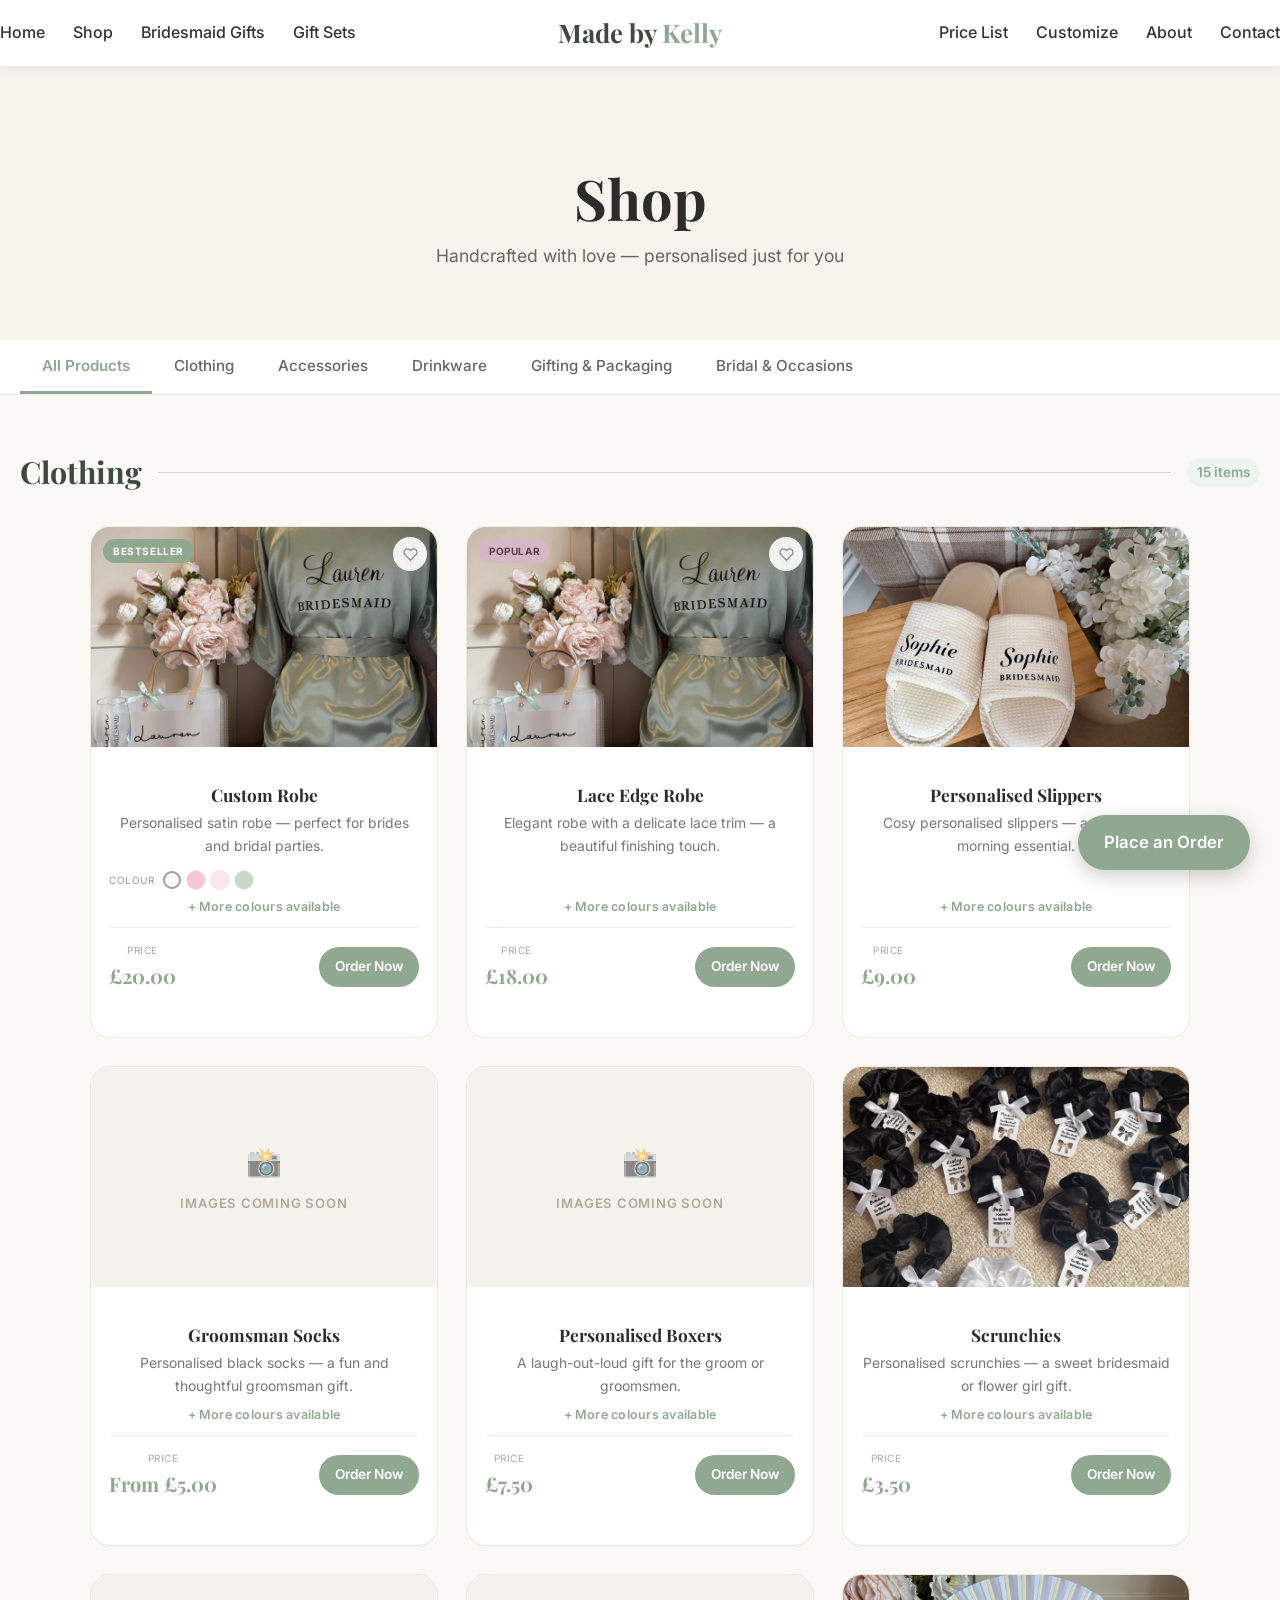
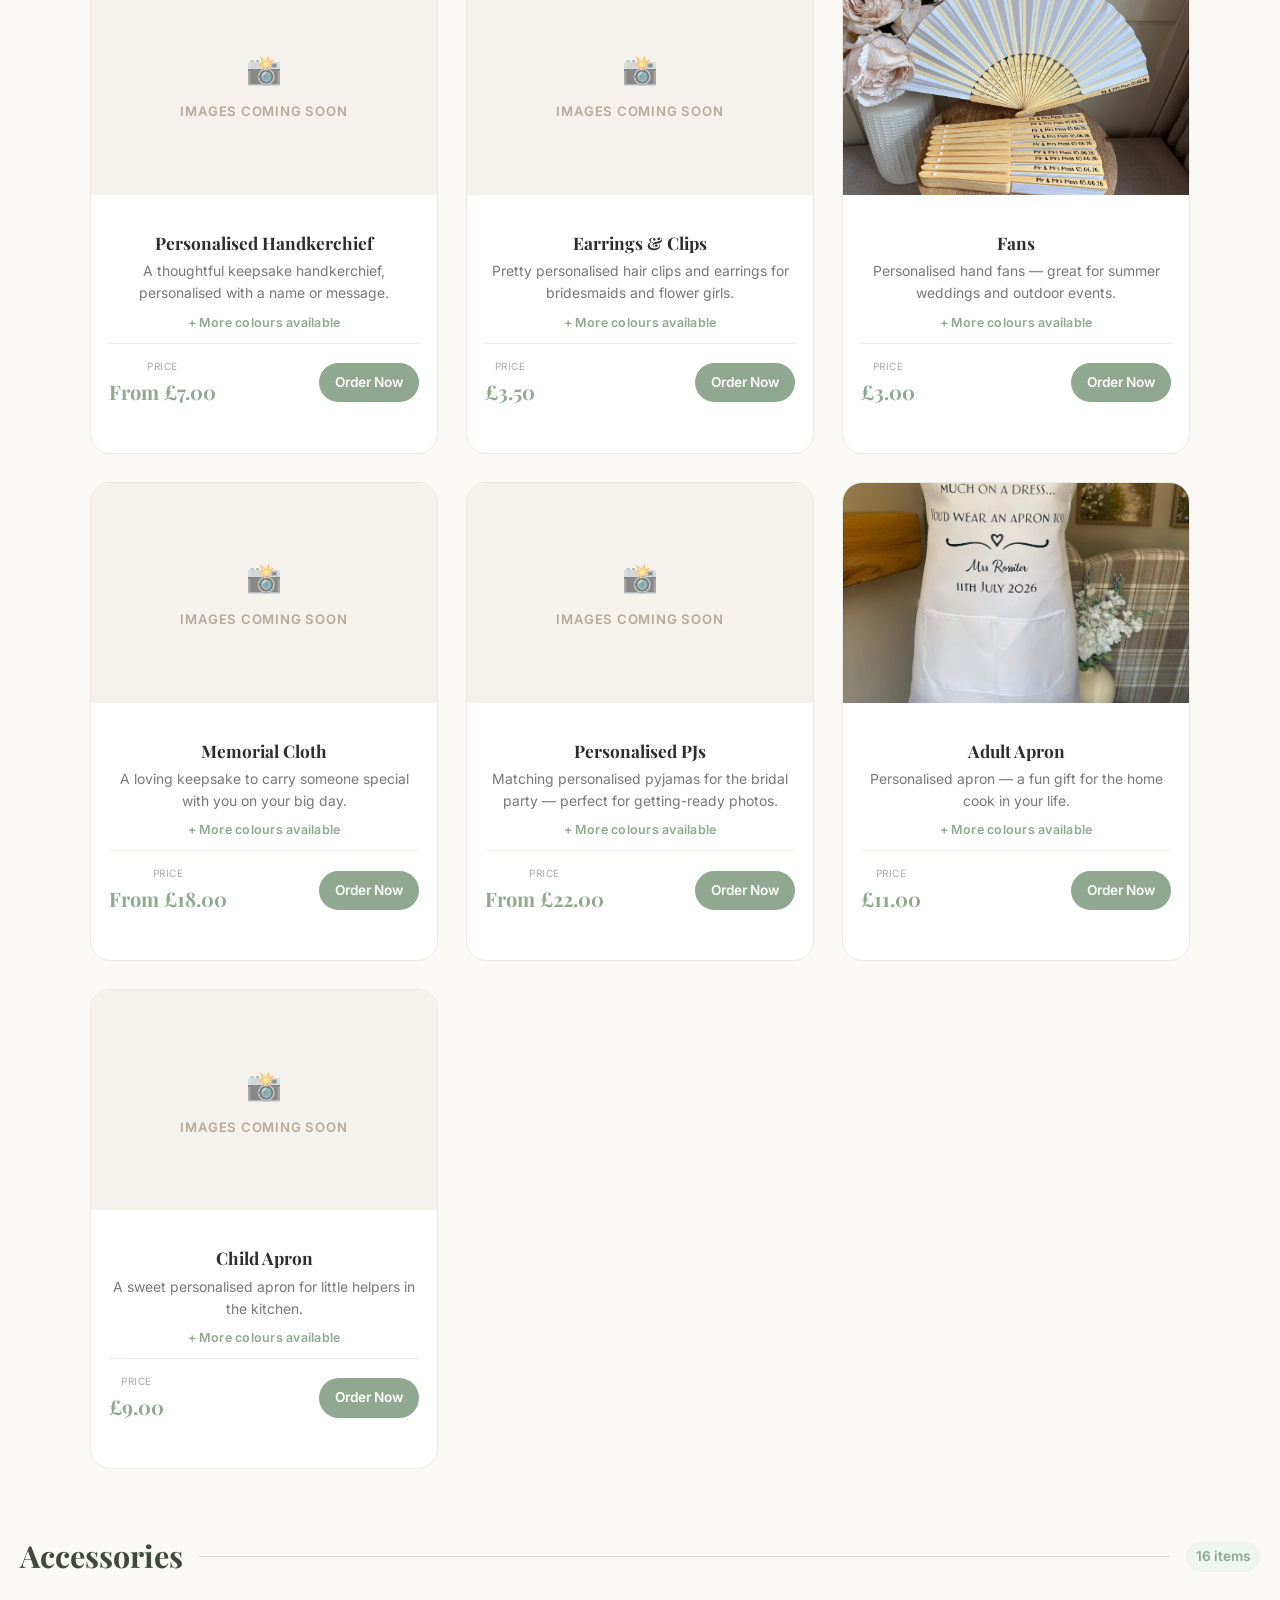
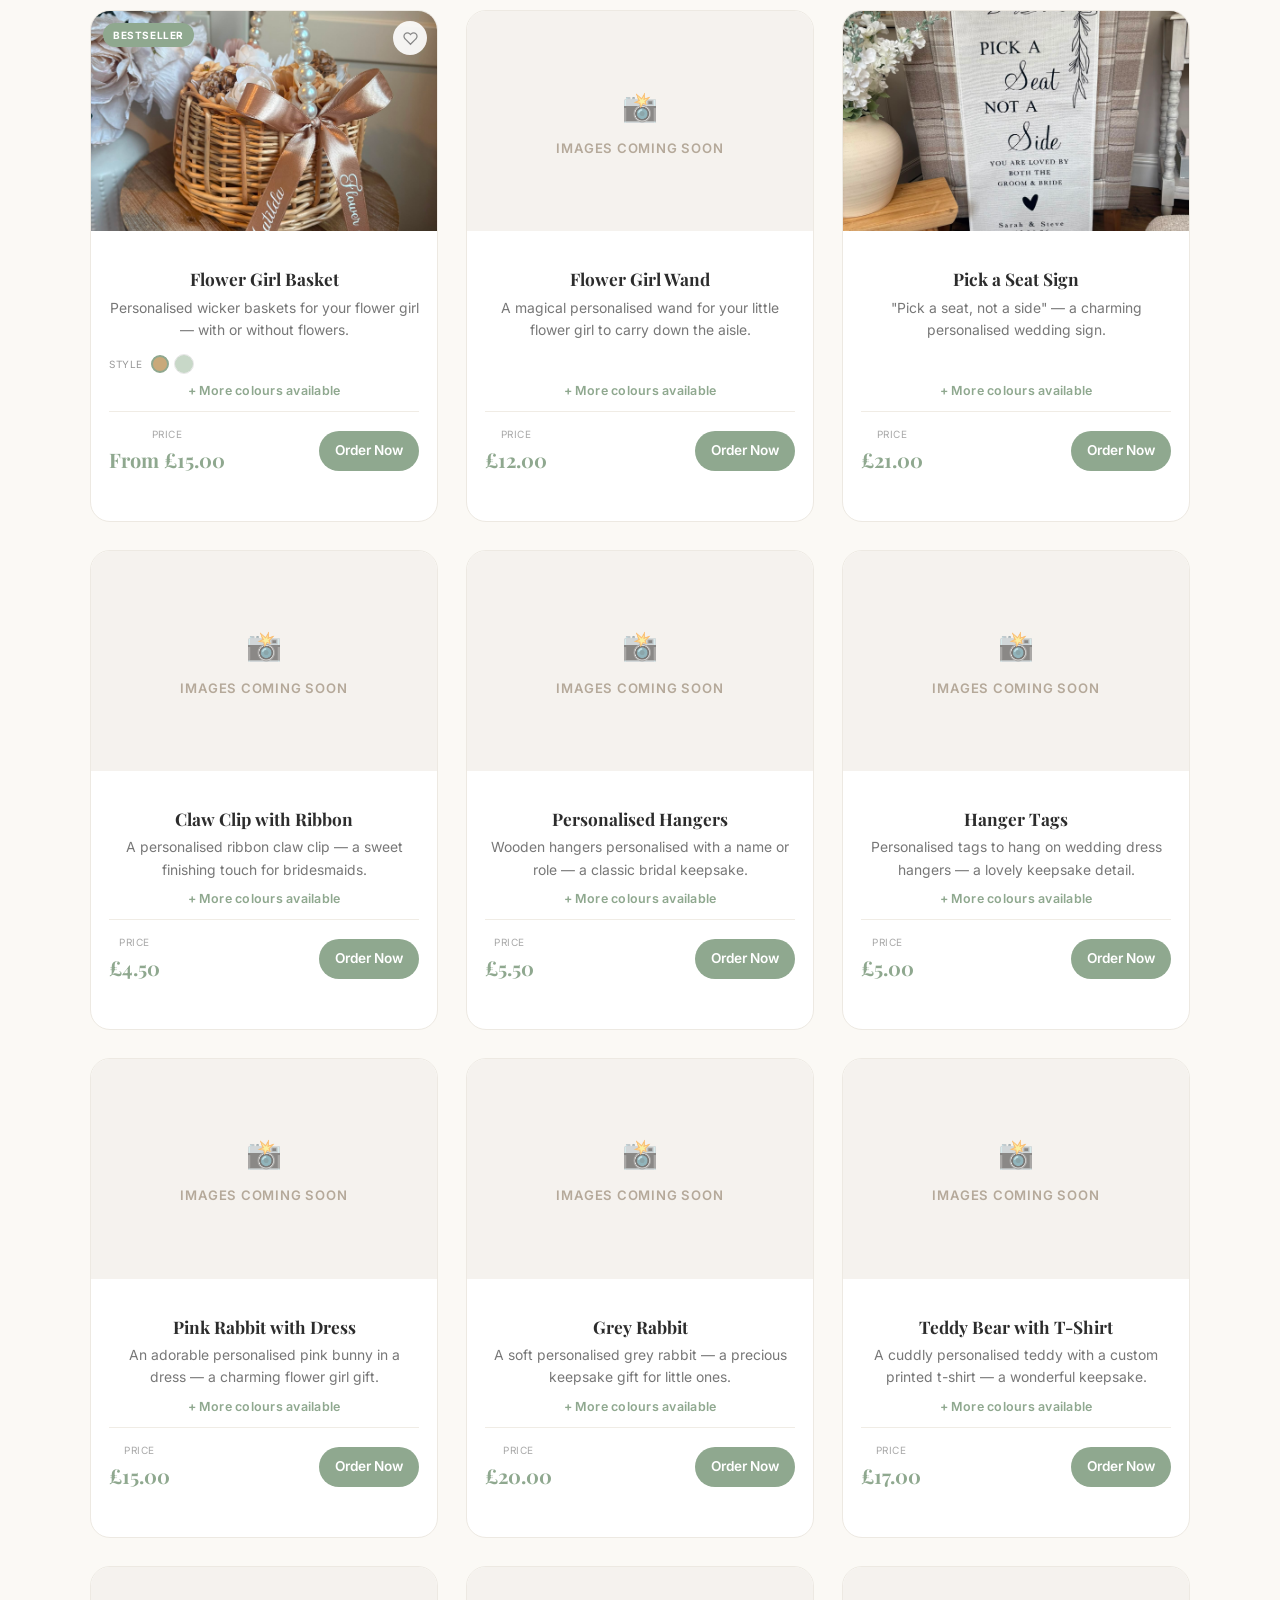
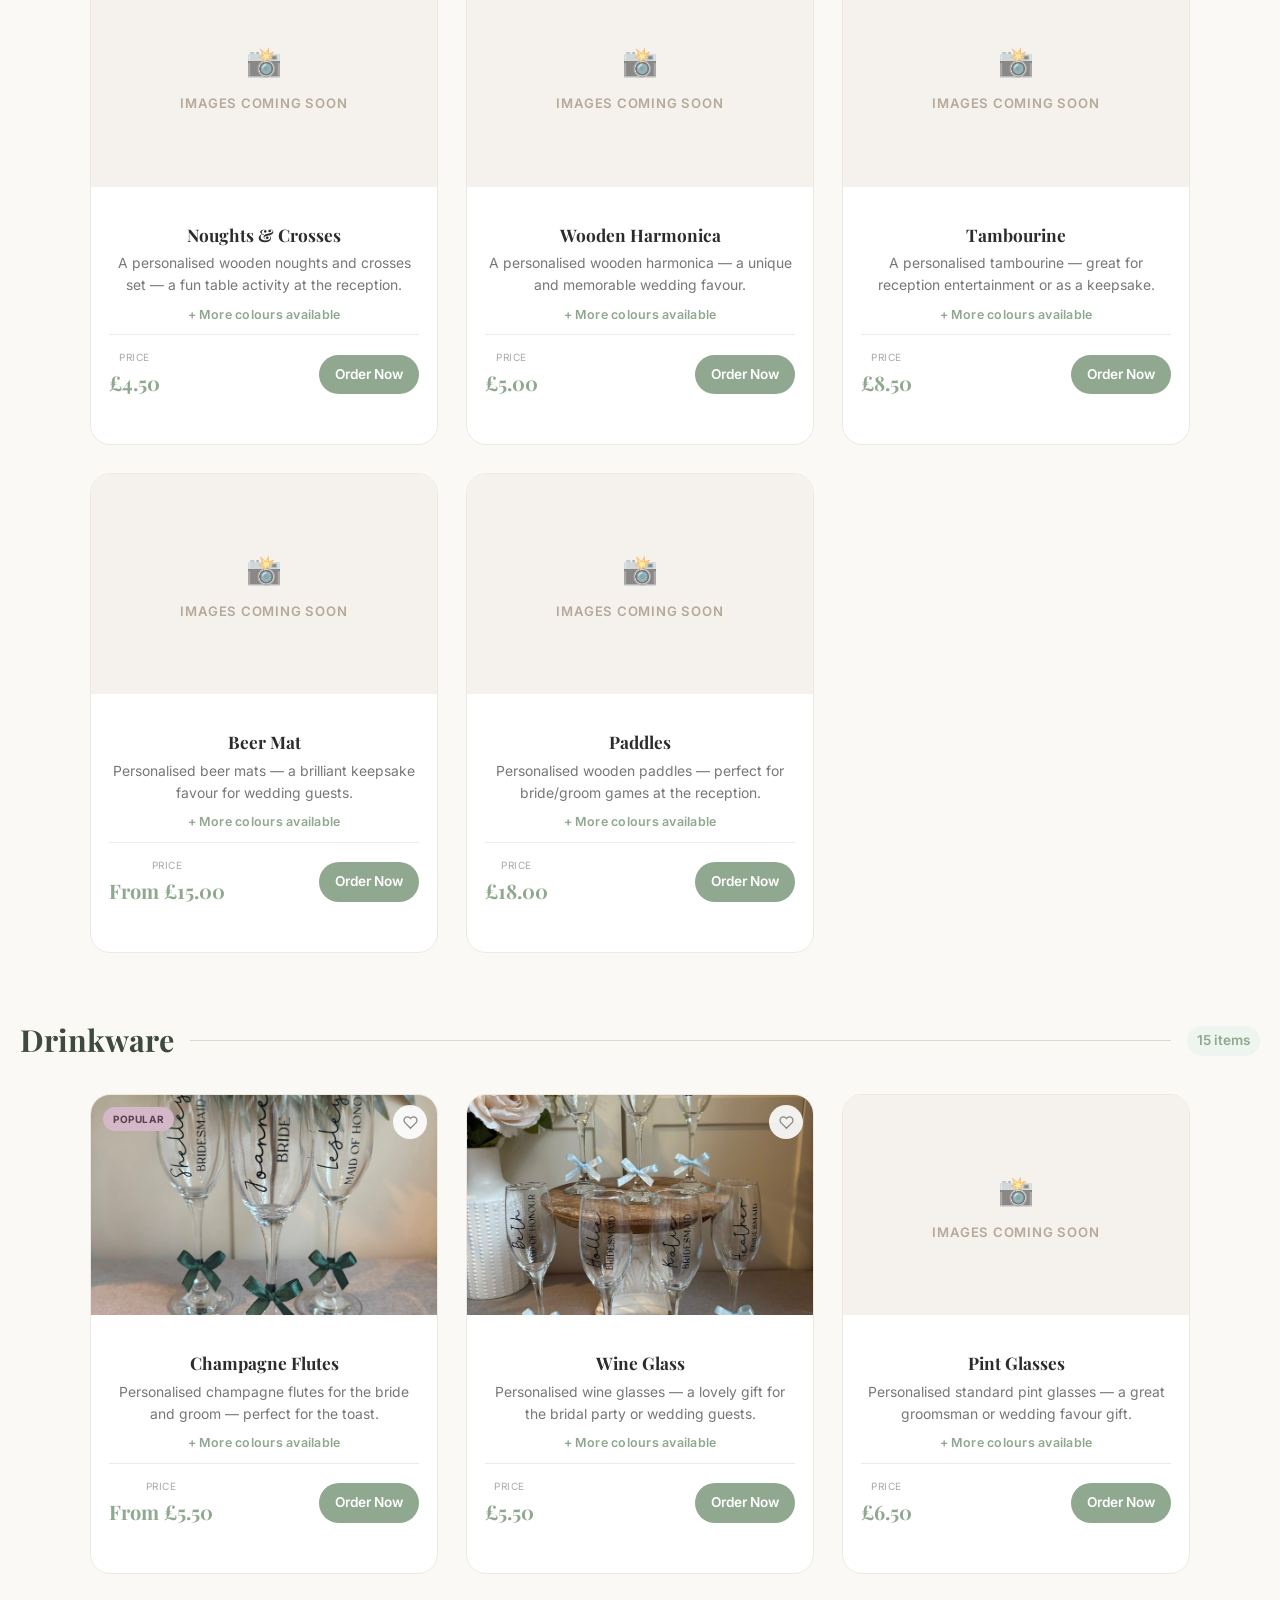
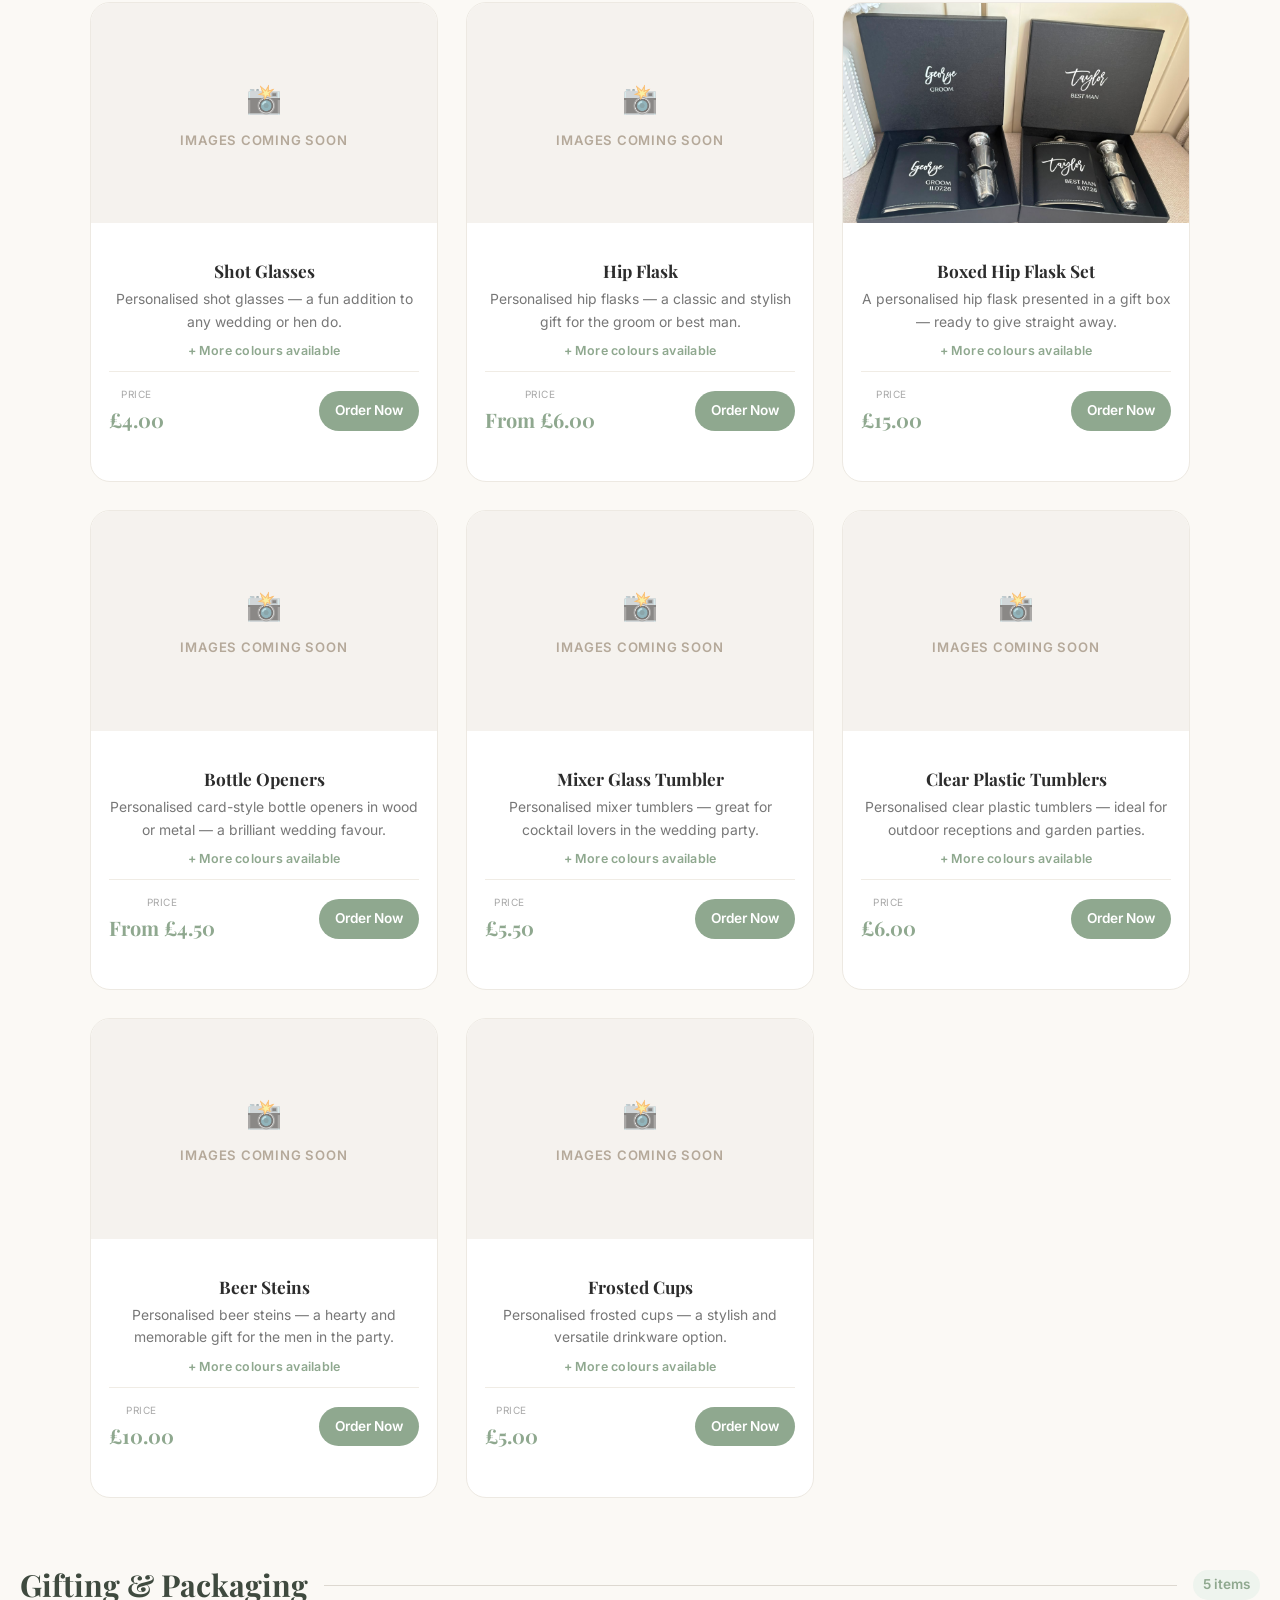
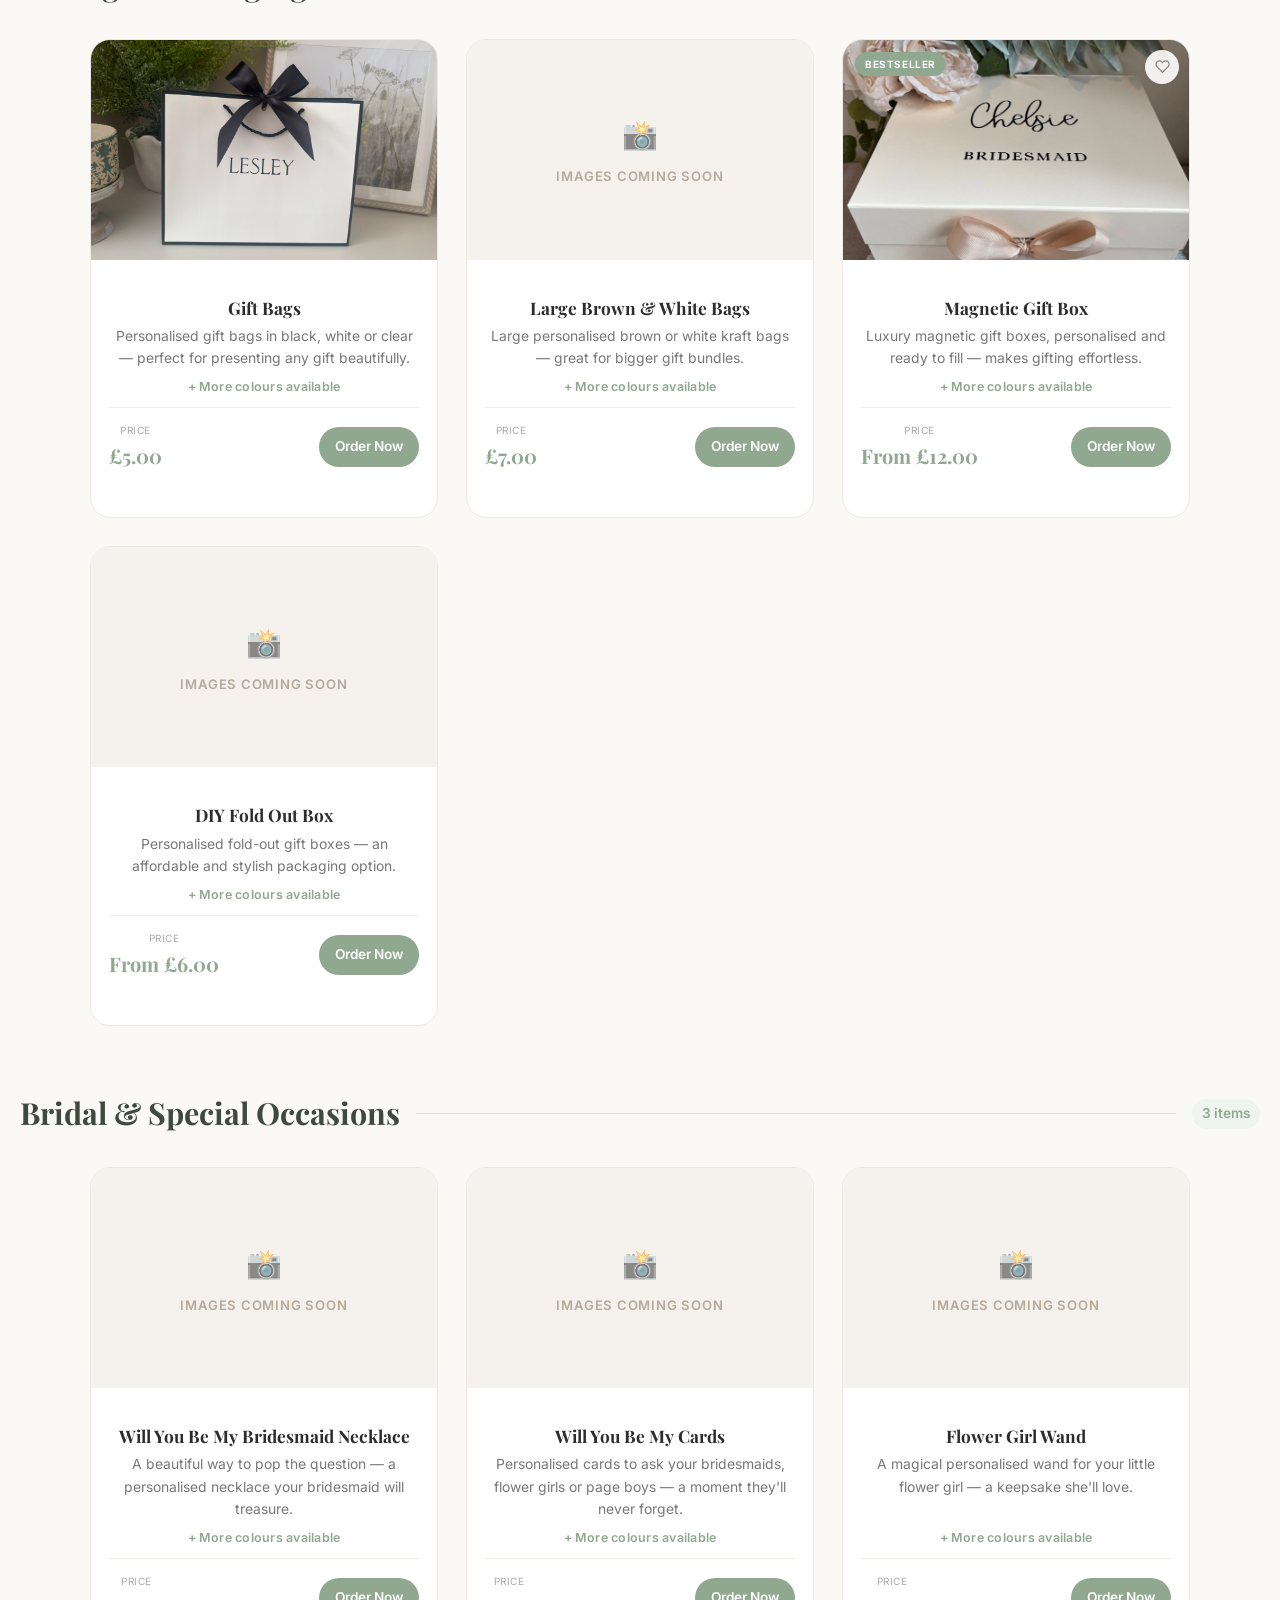
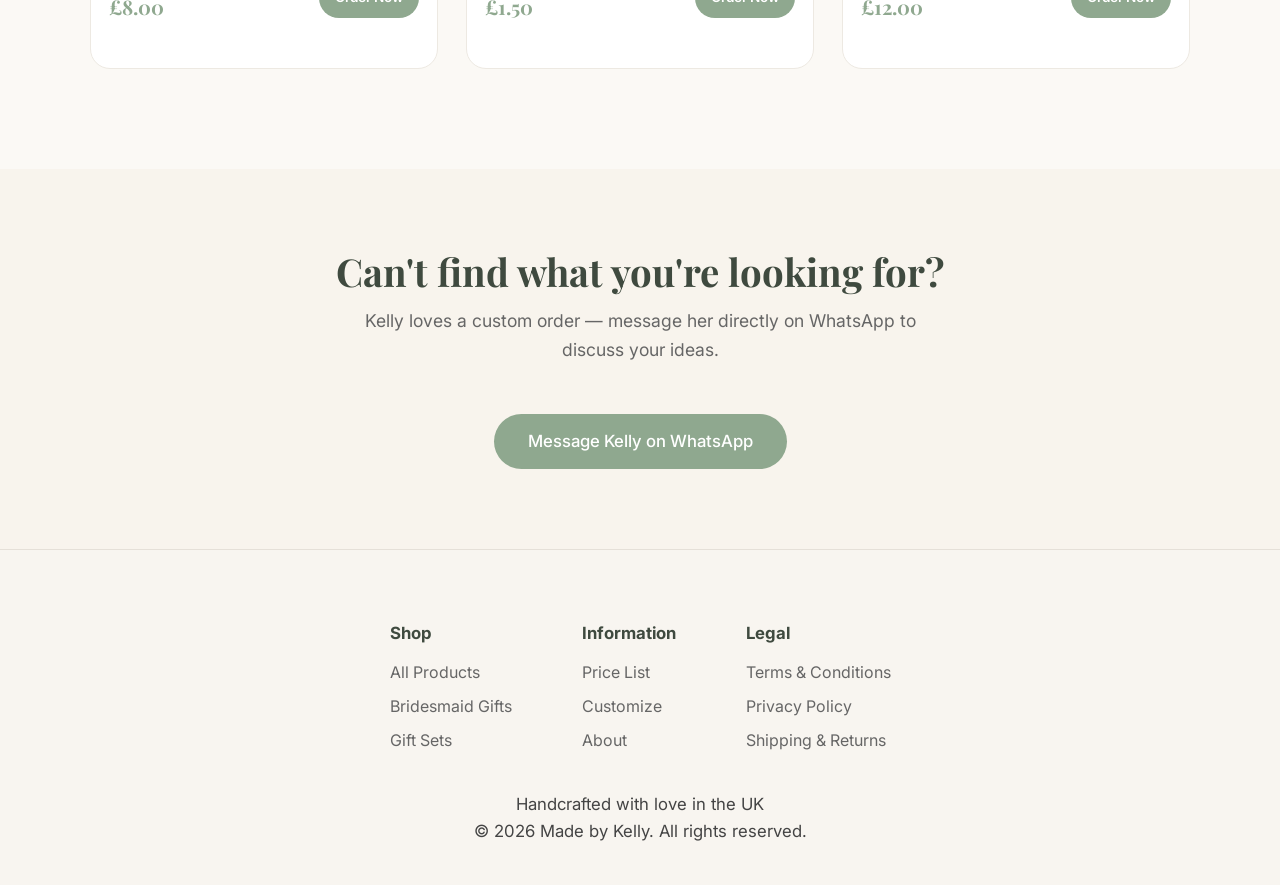
<file: shop.html>
<!DOCTYPE html>
<html lang="en">
<head>
    <meta charset="UTF-8">
    <meta name="viewport" content="width=device-width, initial-scale=1.0">
    <title>Shop | Made by Kelly</title>
    <meta name="description" content="Shop handcrafted personalised gifts for weddings, bridesmaids and special occasions. Made with love in the UK.">
    <link href="https://fonts.googleapis.com/css2?family=Playfair+Display:wght@700&family=Inter:wght@400;500;600&display=swap" rel="stylesheet">
    <link rel="stylesheet" href="css/reset.css">
    <link rel="stylesheet" href="css/base.css">
    <link rel="stylesheet" href="css/layout.css">
    <link rel="stylesheet" href="css/components.css">
    <link rel="stylesheet" href="css/pages/shop.css">

    <style>
    .product-card-img img { transition: opacity 0.18s ease; }
    .more-colours-link {
        display: inline-block;
        font-size: 0.78rem;
        color: #8fa88f;
        font-weight: 600;
        margin-top: -6px;
        margin-bottom: 10px;
        text-decoration: none;
        letter-spacing: 0.02em;
    }
    .more-colours-link:hover { color: #3f4a3f; text-decoration: underline; }
    .coming-soon-img {
        background: #f5f2ee;
        height: 220px;
        display: flex;
        align-items: center;
        justify-content: center;
    }
    .coming-soon-label {
        display: flex;
        flex-direction: column;
        align-items: center;
        gap: 8px;
        color: #b5a99a;
        font-size: 0.82rem;
        font-weight: 600;
        letter-spacing: 0.06em;
        text-transform: uppercase;
    }
    .coming-soon-label span:first-child { font-size: 1.8rem; opacity: 0.5; }
    </style>
</head>
<body>

    <!-- HEADER -->
    <header class="header">
        <div class="header-content container">
            <nav class="nav-left">
                <ul>
                    <li><a href="index.html">Home</a></li>
                    <li><a href="shop.html" class="active">Shop</a></li>
                    <li><a href="shop.html#bridesmaid">Bridesmaid Gifts</a></li>
                    <li><a href="gift-sets.html">Gift Sets</a></li>
                </ul>
            </nav>
            <a href="index.html" class="logo">Made by <span>Kelly</span></a>
            <nav class="nav-right">
                <ul>
                    <li><a href="price-list.html">Price List</a></li>
                    <li><a href="customize.html">Customize</a></li>
                    <li><a href="about.html">About</a></li>
                    <li><a href="#order">Contact</a></li>
                </ul>
            </nav>
            <button class="burger-menu" id="burger" aria-label="Toggle menu">
                <span></span><span></span><span></span>
            </button>
        </div>
        <div class="mobile-menu" id="mobileMenu">
            <ul>
                <li><a href="index.html">Home</a></li>
                <li><a href="shop.html">Shop</a></li>
                <li><a href="shop.html#bridesmaid">Bridesmaid Gifts</a></li>
                <li><a href="gift-sets.html">Gift Sets</a></li>
                <li><a href="price-list.html">Price List</a></li>
                <li><a href="customize.html">Customize</a></li>
                <li><a href="about.html">About</a></li>
                <li><a href="#order">Contact</a></li>
            </ul>
        </div>
    </header>

    <!-- HERO -->
    <section class="shop-hero">
        <div class="container">
            <h1>Shop</h1>
            <p>Handcrafted with love — personalised just for you</p>
        </div>
    </section>

    <!-- FILTER TABS -->
    <nav class="shop-filters" aria-label="Product categories">
        <div class="shop-filters-inner">
            <button class="filter-btn active" data-filter="all">All Products</button>
            <button class="filter-btn" data-filter="clothing">Clothing</button>
            <button class="filter-btn" data-filter="accessories">Accessories</button>
            <button class="filter-btn" data-filter="drinkware">Drinkware</button>
            <button class="filter-btn" data-filter="gifting">Gifting & Packaging</button>
            <button class="filter-btn" data-filter="bridal">Bridal & Occasions</button>
        </div>
    </nav>

    <!-- SHOP BODY -->
    <main class="shop-body">
        <div class="container">

            <!-- CLOTHING -->
            <section class="shop-category" id="clothing" data-category="clothing">
                <div class="category-header">
                    <h2>Clothing</h2>
                    <div class="category-header-line"></div>
                    <span class="category-count">15 items</span>
                </div>
                <div class="products-grid">

                    <div class="product-card">
                        <div class="product-card-img">
                            <img src="images/slideshow/productcard/robe.jpg" alt="Custom Robe" id="robe-main-img">
                            <span class="card-badge badge-bestseller">Bestseller</span>
                            <button class="heart-btn" aria-label="Save to wishlist"><svg viewBox="0 0 24 24" fill="none" stroke="#888" stroke-width="2"><path d="M20.84 4.61a5.5 5.5 0 0 0-7.78 0L12 5.67l-1.06-1.06a5.5 5.5 0 0 0-7.78 7.78l1.06 1.06L12 21.23l7.78-7.78 1.06-1.06a5.5 5.5 0 0 0 0-7.78z"/></svg></button>
                        </div>
                        <div class="product-card-body">
                            <h3>Custom Robe</h3>
                            <p class="product-card-desc">Personalised satin robe — perfect for brides and bridal parties.</p>
                            <div class="swatches-row">
                                <span class="swatch-label">Colour</span>
                                <span class="swatch selected" style="background:#fff5f7;" title="Ivory" data-img="images/slideshow/productcard/robe.jpg" data-target="robe-main-img" onclick="switchImg(this)"></span>
                                <span class="swatch" style="background:#f5c6d0;" title="Blush Pink" data-img="images/slideshow/productcard/robe pink.jpeg" data-target="robe-main-img" onclick="switchImg(this)"></span>
                                <span class="swatch" style="background:#fce8ec;" title="Light Pink" data-img="images/slideshow/productcard/robe light pink.jpg" data-target="robe-main-img" onclick="switchImg(this)"></span>
                                <span class="swatch" style="background:#c8d8c8;" title="Sage Green" data-img="images/slideshow/productcard/robe green.jpg" data-target="robe-main-img" onclick="switchImg(this)"></span>
                            </div>
                            <a href="https://wa.me/447305016480?text=Hi%20Kelly%2C%20I%27d%20like%20to%20ask%20about%20colour%20options%20for%20the%20Robe" target="_blank" class="more-colours-link">+ More colours available</a>
                            <div class="product-card-footer">
                                <div><span class="product-price-label">Price</span><span class="product-price">£20.00</span></div>
                                <a href="https://wa.me/447305016480?text=Hi%20Kelly%2C%20I%27d%20like%20to%20order%20a%20Custom%20Robe" class="btn-order" target="_blank">Order Now</a>
                            </div>
                        </div>
                    </div>

                    <div class="product-card">
                        <div class="product-card-img">
                            <img src="images/slideshow/productcard/robe.jpg" alt="Lace Edge Robe">
                            <span class="card-badge badge-popular">Popular</span>
                            <button class="heart-btn" aria-label="Save to wishlist"><svg viewBox="0 0 24 24" fill="none" stroke="#888" stroke-width="2"><path d="M20.84 4.61a5.5 5.5 0 0 0-7.78 0L12 5.67l-1.06-1.06a5.5 5.5 0 0 0-7.78 7.78l1.06 1.06L12 21.23l7.78-7.78 1.06-1.06a5.5 5.5 0 0 0 0-7.78z"/></svg></button>
                        </div>
                        <div class="product-card-body">
                            <h3>Lace Edge Robe</h3>
                            <p class="product-card-desc">Elegant robe with a delicate lace trim — a beautiful finishing touch.</p>

                            <a href="https://wa.me/447305016480?text=Hi%20Kelly%2C%20I%27d%20like%20to%20ask%20about%20colour%20options%20for%20Custom%20Robe" target="_blank" class="more-colours-link">+ More colours available</a>
                            <div class="product-card-footer">
                                <div><span class="product-price-label">Price</span><span class="product-price">£18.00</span></div>
                                <a href="https://wa.me/447305016480?text=Hi%20Kelly%2C%20I%27d%20like%20to%20order%20a%20Lace%20Edge%20Robe" class="btn-order" target="_blank">Order Now</a>
                            </div>
                        </div>
                    </div>

                    <div class="product-card">
                        <div class="product-card-img"><img src="images/slideshow/productcard/Personalised Slippers.jpeg" alt="Personalised Slippers"></div>
                        <div class="product-card-body">
                            <h3>Personalised Slippers</h3>
                            <p class="product-card-desc">Cosy personalised slippers — a wedding morning essential.</p>
                            <a href="https://wa.me/447305016480?text=Hi%20Kelly%2C%20I%27d%20like%20to%20ask%20about%20colour%20options%20for%20Lace%20Edge%20Robe" target="_blank" class="more-colours-link">+ More colours available</a>
                            <div class="product-card-footer">
                                <div><span class="product-price-label">Price</span><span class="product-price">£9.00</span></div>
                                <a href="https://wa.me/447305016480?text=Hi%20Kelly%2C%20I%27d%20like%20to%20order%20Personalised%20Slippers" class="btn-order" target="_blank">Order Now</a>
                            </div>
                        </div>
                    </div>

                    <div class="product-card">
                        <div class="product-card-img coming-soon-img">
                            <div class="coming-soon-label">
                                <span>📸</span>
                                <span>Images Coming Soon</span>
                            </div>
                        </div>
                        <div class="product-card-body">
                            <h3>Groomsman Socks</h3>
                            <p class="product-card-desc">Personalised black socks — a fun and thoughtful groomsman gift.</p>
                            <a href="https://wa.me/447305016480?text=Hi%20Kelly%2C%20I%27d%20like%20to%20ask%20about%20colour%20options%20for%20Personalised%20Slippers" target="_blank" class="more-colours-link">+ More colours available</a>
                            <div class="product-card-footer">
                                <div><span class="product-price-label">Price</span><span class="product-price">From £5.00</span></div>
                                <a href="https://wa.me/447305016480?text=Hi%20Kelly%2C%20I%27d%20like%20to%20order%20Groomsman%20Socks" class="btn-order" target="_blank">Order Now</a>
                            </div>
                        </div>
                    </div>

                    <div class="product-card">
                        <div class="product-card-img coming-soon-img">
                            <div class="coming-soon-label">
                                <span>📸</span>
                                <span>Images Coming Soon</span>
                            </div>
                        </div>
                        <div class="product-card-body">
                            <h3>Personalised Boxers</h3>
                            <p class="product-card-desc">A laugh-out-loud gift for the groom or groomsmen.</p>
                            <a href="https://wa.me/447305016480?text=Hi%20Kelly%2C%20I%27d%20like%20to%20ask%20about%20colour%20options%20for%20Groomsman%20Socks" target="_blank" class="more-colours-link">+ More colours available</a>
                            <div class="product-card-footer">
                                <div><span class="product-price-label">Price</span><span class="product-price">£7.50</span></div>
                                <a href="https://wa.me/447305016480?text=Hi%20Kelly%2C%20I%27d%20like%20to%20order%20Personalised%20Boxers" class="btn-order" target="_blank">Order Now</a>
                            </div>
                        </div>
                    </div>

                    <div class="product-card">
                        <div class="product-card-img"><img src="images/slideshow/productcard/Scrunchies.jpeg" alt="Scrunchies"></div>
                        <div class="product-card-body">
                            <h3>Scrunchies</h3>
                            <p class="product-card-desc">Personalised scrunchies — a sweet bridesmaid or flower girl gift.</p>
                            <a href="https://wa.me/447305016480?text=Hi%20Kelly%2C%20I%27d%20like%20to%20ask%20about%20colour%20options%20for%20Personalised%20Boxers" target="_blank" class="more-colours-link">+ More colours available</a>
                            <div class="product-card-footer">
                                <div><span class="product-price-label">Price</span><span class="product-price">£3.50</span></div>
                                <a href="https://wa.me/447305016480?text=Hi%20Kelly%2C%20I%27d%20like%20to%20order%20Scrunchies" class="btn-order" target="_blank">Order Now</a>
                            </div>
                        </div>
                    </div>

                    <div class="product-card">
                        <div class="product-card-img coming-soon-img">
                            <div class="coming-soon-label">
                                <span>📸</span>
                                <span>Images Coming Soon</span>
                            </div>
                        </div>
                        <div class="product-card-body">
                            <h3>Personalised Handkerchief</h3>
                            <p class="product-card-desc">A thoughtful keepsake handkerchief, personalised with a name or message.</p>
                            <a href="https://wa.me/447305016480?text=Hi%20Kelly%2C%20I%27d%20like%20to%20ask%20about%20colour%20options%20for%20Scrunchies" target="_blank" class="more-colours-link">+ More colours available</a>
                            <div class="product-card-footer">
                                <div><span class="product-price-label">Price</span><span class="product-price">From £7.00</span></div>
                                <a href="https://wa.me/447305016480?text=Hi%20Kelly%2C%20I%27d%20like%20to%20order%20a%20Personalised%20Handkerchief" class="btn-order" target="_blank">Order Now</a>
                            </div>
                        </div>
                    </div>

                    <div class="product-card">
                        <div class="product-card-img coming-soon-img">
                            <div class="coming-soon-label">
                                <span>📸</span>
                                <span>Images Coming Soon</span>
                            </div>
                        </div>
                        <div class="product-card-body">
                            <h3>Earrings & Clips</h3>
                            <p class="product-card-desc">Pretty personalised hair clips and earrings for bridesmaids and flower girls.</p>
                            <a href="https://wa.me/447305016480?text=Hi%20Kelly%2C%20I%27d%20like%20to%20ask%20about%20colour%20options%20for%20Personalised%20Handkerchief" target="_blank" class="more-colours-link">+ More colours available</a>
                            <div class="product-card-footer">
                                <div><span class="product-price-label">Price</span><span class="product-price">£3.50</span></div>
                                <a href="https://wa.me/447305016480?text=Hi%20Kelly%2C%20I%27d%20like%20to%20order%20Earrings%20and%20Clips" class="btn-order" target="_blank">Order Now</a>
                            </div>
                        </div>
                    </div>

                    <div class="product-card">
                        <div class="product-card-img"><img src="images/slideshow/productcard/Fans.jpeg" alt="Fans"></div>
                        <div class="product-card-body">
                            <h3>Fans</h3>
                            <p class="product-card-desc">Personalised hand fans — great for summer weddings and outdoor events.</p>
                            <a href="https://wa.me/447305016480?text=Hi%20Kelly%2C%20I%27d%20like%20to%20ask%20about%20colour%20options%20for%20Earrings%20%26%20Clips" target="_blank" class="more-colours-link">+ More colours available</a>
                            <div class="product-card-footer">
                                <div><span class="product-price-label">Price</span><span class="product-price">£3.00</span></div>
                                <a href="https://wa.me/447305016480?text=Hi%20Kelly%2C%20I%27d%20like%20to%20order%20Fans" class="btn-order" target="_blank">Order Now</a>
                            </div>
                        </div>
                    </div>

                    <div class="product-card">
                        <div class="product-card-img coming-soon-img">
                            <div class="coming-soon-label">
                                <span>📸</span>
                                <span>Images Coming Soon</span>
                            </div>
                        </div>
                        <div class="product-card-body">
                            <h3>Memorial Cloth</h3>
                            <p class="product-card-desc">A loving keepsake to carry someone special with you on your big day.</p>
                            <a href="https://wa.me/447305016480?text=Hi%20Kelly%2C%20I%27d%20like%20to%20ask%20about%20colour%20options%20for%20Fans" target="_blank" class="more-colours-link">+ More colours available</a>
                            <div class="product-card-footer">
                                <div><span class="product-price-label">Price</span><span class="product-price">From £18.00</span></div>
                                <a href="https://wa.me/447305016480?text=Hi%20Kelly%2C%20I%27d%20like%20to%20order%20a%20Memorial%20Cloth" class="btn-order" target="_blank">Order Now</a>
                            </div>
                        </div>
                    </div>

                    <div class="product-card">
                        <div class="product-card-img coming-soon-img">
                            <div class="coming-soon-label">
                                <span>📸</span>
                                <span>Images Coming Soon</span>
                            </div>
                        </div>
                        <div class="product-card-body">
                            <h3>Personalised PJs</h3>
                            <p class="product-card-desc">Matching personalised pyjamas for the bridal party — perfect for getting-ready photos.</p>
                            <a href="https://wa.me/447305016480?text=Hi%20Kelly%2C%20I%27d%20like%20to%20ask%20about%20colour%20options%20for%20Memorial%20Cloth" target="_blank" class="more-colours-link">+ More colours available</a>
                            <div class="product-card-footer">
                                <div><span class="product-price-label">Price</span><span class="product-price">From £22.00</span></div>
                                <a href="https://wa.me/447305016480?text=Hi%20Kelly%2C%20I%27d%20like%20to%20order%20Personalised%20PJs" class="btn-order" target="_blank">Order Now</a>
                            </div>
                        </div>
                    </div>

                    <div class="product-card">
                        <div class="product-card-img"><img src="images/slideshow/productcard/Adult apron.jpeg" alt="Adult Apron"></div>
                        <div class="product-card-body">
                            <h3>Adult Apron</h3>
                            <p class="product-card-desc">Personalised apron — a fun gift for the home cook in your life.</p>
                            <a href="https://wa.me/447305016480?text=Hi%20Kelly%2C%20I%27d%20like%20to%20ask%20about%20colour%20options%20for%20Personalised%20PJs" target="_blank" class="more-colours-link">+ More colours available</a>
                            <div class="product-card-footer">
                                <div><span class="product-price-label">Price</span><span class="product-price">£11.00</span></div>
                                <a href="https://wa.me/447305016480?text=Hi%20Kelly%2C%20I%27d%20like%20to%20order%20an%20Adult%20Apron" class="btn-order" target="_blank">Order Now</a>
                            </div>
                        </div>
                    </div>

                    <div class="product-card">
                        <div class="product-card-img coming-soon-img">
                            <div class="coming-soon-label">
                                <span>📸</span>
                                <span>Images Coming Soon</span>
                            </div>
                        </div>
                        <div class="product-card-body">
                            <h3>Child Apron</h3>
                            <p class="product-card-desc">A sweet personalised apron for little helpers in the kitchen.</p>
                            <a href="https://wa.me/447305016480?text=Hi%20Kelly%2C%20I%27d%20like%20to%20ask%20about%20colour%20options%20for%20Adult%20Apron" target="_blank" class="more-colours-link">+ More colours available</a>
                            <div class="product-card-footer">
                                <div><span class="product-price-label">Price</span><span class="product-price">£9.00</span></div>
                                <a href="https://wa.me/447305016480?text=Hi%20Kelly%2C%20I%27d%20like%20to%20order%20a%20Child%20Apron" class="btn-order" target="_blank">Order Now</a>
                            </div>
                        </div>
                    </div>

                </div>
            </section>

            <!-- ACCESSORIES -->
            <section class="shop-category" id="accessories" data-category="accessories">
                <div class="category-header">
                    <h2>Accessories</h2>
                    <div class="category-header-line"></div>
                    <span class="category-count">16 items</span>
                </div>
                <div class="products-grid">

                    <div class="product-card">
                        <div class="product-card-img">
                            <img src="images/slideshow/productcard/flower girl basket rose gold.jpeg" alt="Flower Girl Basket" id="fg-main-img">
                            <span class="card-badge badge-bestseller">Bestseller</span>
                            <button class="heart-btn" aria-label="Save to wishlist"><svg viewBox="0 0 24 24" fill="none" stroke="#888" stroke-width="2"><path d="M20.84 4.61a5.5 5.5 0 0 0-7.78 0L12 5.67l-1.06-1.06a5.5 5.5 0 0 0-7.78 7.78l1.06 1.06L12 21.23l7.78-7.78 1.06-1.06a5.5 5.5 0 0 0 0-7.78z"/></svg></button>
                        </div>
                        <div class="product-card-body">
                            <h3>Flower Girl Basket</h3>
                            <p class="product-card-desc">Personalised wicker baskets for your flower girl — with or without flowers.</p>
                            <div class="swatches-row">
                                <span class="swatch-label">Style</span>
                                <span class="swatch selected" style="background:#c9a97a;" title="Rose Gold" data-img="images/slideshow/productcard/flower girl basket rose gold.jpeg" data-target="fg-main-img" onclick="switchImg(this)"></span>
                                <span class="swatch" style="background:#c8d8c8;" title="Green" data-img="images/slideshow/productcard/Flower girl basket green .jpg" data-target="fg-main-img" onclick="switchImg(this)"></span>
                            </div>
                            <a href="https://wa.me/447305016480?text=Hi%20Kelly%2C%20I%27d%20like%20to%20ask%20about%20colour%20options%20for%20the%20Flower%20Girl%20Basket" target="_blank" class="more-colours-link">+ More colours available</a>
                            <div class="product-card-footer">
                                <div><span class="product-price-label">Price</span><span class="product-price">From £15.00</span></div>
                                <a href="https://wa.me/447305016480?text=Hi%20Kelly%2C%20I%27d%20like%20to%20order%20a%20Flower%20Girl%20Basket" class="btn-order" target="_blank">Order Now</a>
                            </div>
                        </div>
                    </div>

                    <div class="product-card">
                        <div class="product-card-img coming-soon-img">
                            <div class="coming-soon-label">
                                <span>📸</span>
                                <span>Images Coming Soon</span>
                            </div>
                        </div>
                        <div class="product-card-body">
                            <h3>Flower Girl Wand</h3>
                            <p class="product-card-desc">A magical personalised wand for your little flower girl to carry down the aisle.</p>
                            <a href="https://wa.me/447305016480?text=Hi%20Kelly%2C%20I%27d%20like%20to%20ask%20about%20colour%20options%20for%20Flower%20Girl%20Basket" target="_blank" class="more-colours-link">+ More colours available</a>
                            <div class="product-card-footer">
                                <div><span class="product-price-label">Price</span><span class="product-price">£12.00</span></div>
                                <a href="https://wa.me/447305016480?text=Hi%20Kelly%2C%20I%27d%20like%20to%20order%20a%20Flower%20Girl%20Wand" class="btn-order" target="_blank">Order Now</a>
                            </div>
                        </div>
                    </div>

                    <div class="product-card">
                        <div class="product-card-img"><img src="images/slideshow/productcard/pick a seat.jpeg" alt="Pick a Seat Sign"></div>
                        <div class="product-card-body">
                            <h3>Pick a Seat Sign</h3>
                            <p class="product-card-desc">"Pick a seat, not a side" — a charming personalised wedding sign.</p>
                            <a href="https://wa.me/447305016480?text=Hi%20Kelly%2C%20I%27d%20like%20to%20ask%20about%20colour%20options%20for%20Flower%20Girl%20Wand" target="_blank" class="more-colours-link">+ More colours available</a>
                            <div class="product-card-footer">
                                <div><span class="product-price-label">Price</span><span class="product-price">£21.00</span></div>
                                <a href="https://wa.me/447305016480?text=Hi%20Kelly%2C%20I%27d%20like%20to%20order%20a%20Pick%20a%20Seat%20Sign" class="btn-order" target="_blank">Order Now</a>
                            </div>
                        </div>
                    </div>

                    <div class="product-card">
                        <div class="product-card-img coming-soon-img">
                            <div class="coming-soon-label">
                                <span>📸</span>
                                <span>Images Coming Soon</span>
                            </div>
                        </div>
                        <div class="product-card-body">
                            <h3>Claw Clip with Ribbon</h3>
                            <p class="product-card-desc">A personalised ribbon claw clip — a sweet finishing touch for bridesmaids.</p>
                            <a href="https://wa.me/447305016480?text=Hi%20Kelly%2C%20I%27d%20like%20to%20ask%20about%20colour%20options%20for%20Pick%20a%20Seat%20Sign" target="_blank" class="more-colours-link">+ More colours available</a>
                            <div class="product-card-footer">
                                <div><span class="product-price-label">Price</span><span class="product-price">£4.50</span></div>
                                <a href="https://wa.me/447305016480?text=Hi%20Kelly%2C%20I%27d%20like%20to%20order%20Claw%20Clips%20with%20Ribbon" class="btn-order" target="_blank">Order Now</a>
                            </div>
                        </div>
                    </div>

                    <div class="product-card">
                        <div class="product-card-img coming-soon-img">
                            <div class="coming-soon-label">
                                <span>📸</span>
                                <span>Images Coming Soon</span>
                            </div>
                        </div>
                        <div class="product-card-body">
                            <h3>Personalised Hangers</h3>
                            <p class="product-card-desc">Wooden hangers personalised with a name or role — a classic bridal keepsake.</p>
                            <a href="https://wa.me/447305016480?text=Hi%20Kelly%2C%20I%27d%20like%20to%20ask%20about%20colour%20options%20for%20Claw%20Clip%20with%20Ribbon" target="_blank" class="more-colours-link">+ More colours available</a>
                            <div class="product-card-footer">
                                <div><span class="product-price-label">Price</span><span class="product-price">£5.50</span></div>
                                <a href="https://wa.me/447305016480?text=Hi%20Kelly%2C%20I%27d%20like%20to%20order%20Personalised%20Hangers" class="btn-order" target="_blank">Order Now</a>
                            </div>
                        </div>
                    </div>

                    <div class="product-card">
                        <div class="product-card-img coming-soon-img">
                            <div class="coming-soon-label">
                                <span>📸</span>
                                <span>Images Coming Soon</span>
                            </div>
                        </div>
                        <div class="product-card-body">
                            <h3>Hanger Tags</h3>
                            <p class="product-card-desc">Personalised tags to hang on wedding dress hangers — a lovely keepsake detail.</p>
                            <a href="https://wa.me/447305016480?text=Hi%20Kelly%2C%20I%27d%20like%20to%20ask%20about%20colour%20options%20for%20Personalised%20Hangers" target="_blank" class="more-colours-link">+ More colours available</a>
                            <div class="product-card-footer">
                                <div><span class="product-price-label">Price</span><span class="product-price">£5.00</span></div>
                                <a href="https://wa.me/447305016480?text=Hi%20Kelly%2C%20I%27d%20like%20to%20order%20Hanger%20Tags" class="btn-order" target="_blank">Order Now</a>
                            </div>
                        </div>
                    </div>

                    <div class="product-card">
                        <div class="product-card-img coming-soon-img">
                            <div class="coming-soon-label">
                                <span>📸</span>
                                <span>Images Coming Soon</span>
                            </div>
                        </div>
                        <div class="product-card-body">
                            <h3>Pink Rabbit with Dress</h3>
                            <p class="product-card-desc">An adorable personalised pink bunny in a dress — a charming flower girl gift.</p>
                            <a href="https://wa.me/447305016480?text=Hi%20Kelly%2C%20I%27d%20like%20to%20ask%20about%20colour%20options%20for%20Hanger%20Tags" target="_blank" class="more-colours-link">+ More colours available</a>
                            <div class="product-card-footer">
                                <div><span class="product-price-label">Price</span><span class="product-price">£15.00</span></div>
                                <a href="https://wa.me/447305016480?text=Hi%20Kelly%2C%20I%27d%20like%20to%20order%20a%20Pink%20Rabbit%20with%20Dress" class="btn-order" target="_blank">Order Now</a>
                            </div>
                        </div>
                    </div>

                    <div class="product-card">
                        <div class="product-card-img coming-soon-img">
                            <div class="coming-soon-label">
                                <span>📸</span>
                                <span>Images Coming Soon</span>
                            </div>
                        </div>
                        <div class="product-card-body">
                            <h3>Grey Rabbit</h3>
                            <p class="product-card-desc">A soft personalised grey rabbit — a precious keepsake gift for little ones.</p>
                            <a href="https://wa.me/447305016480?text=Hi%20Kelly%2C%20I%27d%20like%20to%20ask%20about%20colour%20options%20for%20Pink%20Rabbit%20with%20Dress" target="_blank" class="more-colours-link">+ More colours available</a>
                            <div class="product-card-footer">
                                <div><span class="product-price-label">Price</span><span class="product-price">£20.00</span></div>
                                <a href="https://wa.me/447305016480?text=Hi%20Kelly%2C%20I%27d%20like%20to%20order%20a%20Grey%20Rabbit" class="btn-order" target="_blank">Order Now</a>
                            </div>
                        </div>
                    </div>

                    <div class="product-card">
                        <div class="product-card-img coming-soon-img">
                            <div class="coming-soon-label">
                                <span>📸</span>
                                <span>Images Coming Soon</span>
                            </div>
                        </div>
                        <div class="product-card-body">
                            <h3>Teddy Bear with T-Shirt</h3>
                            <p class="product-card-desc">A cuddly personalised teddy with a custom printed t-shirt — a wonderful keepsake.</p>
                            <a href="https://wa.me/447305016480?text=Hi%20Kelly%2C%20I%27d%20like%20to%20ask%20about%20colour%20options%20for%20Grey%20Rabbit" target="_blank" class="more-colours-link">+ More colours available</a>
                            <div class="product-card-footer">
                                <div><span class="product-price-label">Price</span><span class="product-price">£17.00</span></div>
                                <a href="https://wa.me/447305016480?text=Hi%20Kelly%2C%20I%27d%20like%20to%20order%20a%20Teddy%20Bear%20with%20T-Shirt" class="btn-order" target="_blank">Order Now</a>
                            </div>
                        </div>
                    </div>

                    <div class="product-card">
                        <div class="product-card-img coming-soon-img">
                            <div class="coming-soon-label">
                                <span>📸</span>
                                <span>Images Coming Soon</span>
                            </div>
                        </div>
                        <div class="product-card-body">
                            <h3>Noughts & Crosses</h3>
                            <p class="product-card-desc">A personalised wooden noughts and crosses set — a fun table activity at the reception.</p>
                            <a href="https://wa.me/447305016480?text=Hi%20Kelly%2C%20I%27d%20like%20to%20ask%20about%20colour%20options%20for%20Teddy%20Bear%20with%20T-Shirt" target="_blank" class="more-colours-link">+ More colours available</a>
                            <div class="product-card-footer">
                                <div><span class="product-price-label">Price</span><span class="product-price">£4.50</span></div>
                                <a href="https://wa.me/447305016480?text=Hi%20Kelly%2C%20I%27d%20like%20to%20order%20Noughts%20and%20Crosses" class="btn-order" target="_blank">Order Now</a>
                            </div>
                        </div>
                    </div>

                    <div class="product-card">
                        <div class="product-card-img coming-soon-img">
                            <div class="coming-soon-label">
                                <span>📸</span>
                                <span>Images Coming Soon</span>
                            </div>
                        </div>
                        <div class="product-card-body">
                            <h3>Wooden Harmonica</h3>
                            <p class="product-card-desc">A personalised wooden harmonica — a unique and memorable wedding favour.</p>
                            <a href="https://wa.me/447305016480?text=Hi%20Kelly%2C%20I%27d%20like%20to%20ask%20about%20colour%20options%20for%20Noughts%20%26%20Crosses" target="_blank" class="more-colours-link">+ More colours available</a>
                            <div class="product-card-footer">
                                <div><span class="product-price-label">Price</span><span class="product-price">£5.00</span></div>
                                <a href="https://wa.me/447305016480?text=Hi%20Kelly%2C%20I%27d%20like%20to%20order%20a%20Wooden%20Harmonica" class="btn-order" target="_blank">Order Now</a>
                            </div>
                        </div>
                    </div>

                    <div class="product-card">
                        <div class="product-card-img coming-soon-img">
                            <div class="coming-soon-label">
                                <span>📸</span>
                                <span>Images Coming Soon</span>
                            </div>
                        </div>
                        <div class="product-card-body">
                            <h3>Tambourine</h3>
                            <p class="product-card-desc">A personalised tambourine — great for reception entertainment or as a keepsake.</p>
                            <a href="https://wa.me/447305016480?text=Hi%20Kelly%2C%20I%27d%20like%20to%20ask%20about%20colour%20options%20for%20Wooden%20Harmonica" target="_blank" class="more-colours-link">+ More colours available</a>
                            <div class="product-card-footer">
                                <div><span class="product-price-label">Price</span><span class="product-price">£8.50</span></div>
                                <a href="https://wa.me/447305016480?text=Hi%20Kelly%2C%20I%27d%20like%20to%20order%20a%20Tambourine" class="btn-order" target="_blank">Order Now</a>
                            </div>
                        </div>
                    </div>

                    <div class="product-card">
                        <div class="product-card-img coming-soon-img">
                            <div class="coming-soon-label">
                                <span>📸</span>
                                <span>Images Coming Soon</span>
                            </div>
                        </div>
                        <div class="product-card-body">
                            <h3>Beer Mat</h3>
                            <p class="product-card-desc">Personalised beer mats — a brilliant keepsake favour for wedding guests.</p>
                            <a href="https://wa.me/447305016480?text=Hi%20Kelly%2C%20I%27d%20like%20to%20ask%20about%20colour%20options%20for%20Tambourine" target="_blank" class="more-colours-link">+ More colours available</a>
                            <div class="product-card-footer">
                                <div><span class="product-price-label">Price</span><span class="product-price">From £15.00</span></div>
                                <a href="https://wa.me/447305016480?text=Hi%20Kelly%2C%20I%27d%20like%20to%20order%20Beer%20Mats" class="btn-order" target="_blank">Order Now</a>
                            </div>
                        </div>
                    </div>

                    <div class="product-card">
                        <div class="product-card-img coming-soon-img">
                            <div class="coming-soon-label">
                                <span>📸</span>
                                <span>Images Coming Soon</span>
                            </div>
                        </div>
                        <div class="product-card-body">
                            <h3>Paddles</h3>
                            <p class="product-card-desc">Personalised wooden paddles — perfect for bride/groom games at the reception.</p>
                            <a href="https://wa.me/447305016480?text=Hi%20Kelly%2C%20I%27d%20like%20to%20ask%20about%20colour%20options%20for%20Beer%20Mat" target="_blank" class="more-colours-link">+ More colours available</a>
                            <div class="product-card-footer">
                                <div><span class="product-price-label">Price</span><span class="product-price">£18.00</span></div>
                                <a href="https://wa.me/447305016480?text=Hi%20Kelly%2C%20I%27d%20like%20to%20order%20Paddles" class="btn-order" target="_blank">Order Now</a>
                            </div>
                        </div>
                    </div>

                </div>
            </section>

            <!-- DRINKWARE -->
            <section class="shop-category" id="drinkware" data-category="drinkware">
                <div class="category-header">
                    <h2>Drinkware</h2>
                    <div class="category-header-line"></div>
                    <span class="category-count">15 items</span>
                </div>
                <div class="products-grid">

                    <div class="product-card">
                        <div class="product-card-img">
                            <img src="images/slideshow/productcard/champflutes.jpg" alt="Champagne Flutes">
                            <span class="card-badge badge-popular">Popular</span>
                            <button class="heart-btn" aria-label="Save to wishlist"><svg viewBox="0 0 24 24" fill="none" stroke="#888" stroke-width="2"><path d="M20.84 4.61a5.5 5.5 0 0 0-7.78 0L12 5.67l-1.06-1.06a5.5 5.5 0 0 0-7.78 7.78l1.06 1.06L12 21.23l7.78-7.78 1.06-1.06a5.5 5.5 0 0 0 0-7.78z"/></svg></button>
                        </div>
                        <div class="product-card-body">
                            <h3>Champagne Flutes</h3>
                            <p class="product-card-desc">Personalised champagne flutes for the bride and groom — perfect for the toast.</p>
                            <a href="https://wa.me/447305016480?text=Hi%20Kelly%2C%20I%27d%20like%20to%20ask%20about%20colour%20options%20for%20Paddles" target="_blank" class="more-colours-link">+ More colours available</a>
                            <div class="product-card-footer">
                                <div><span class="product-price-label">Price</span><span class="product-price">From £5.50</span></div>
                                <a href="https://wa.me/447305016480?text=Hi%20Kelly%2C%20I%27d%20like%20to%20order%20Champagne%20Flutes" class="btn-order" target="_blank">Order Now</a>
                            </div>
                        </div>
                    </div>

                    <div class="product-card">
                        <div class="product-card-img">
                            <img src="images/slideshow/productcard/glasses.jpg" alt="Wine Glass">
                            <button class="heart-btn" aria-label="Save to wishlist"><svg viewBox="0 0 24 24" fill="none" stroke="#888" stroke-width="2"><path d="M20.84 4.61a5.5 5.5 0 0 0-7.78 0L12 5.67l-1.06-1.06a5.5 5.5 0 0 0-7.78 7.78l1.06 1.06L12 21.23l7.78-7.78 1.06-1.06a5.5 5.5 0 0 0 0-7.78z"/></svg></button>
                        </div>
                        <div class="product-card-body">
                            <h3>Wine Glass</h3>
                            <p class="product-card-desc">Personalised wine glasses — a lovely gift for the bridal party or wedding guests.</p>
                            <a href="https://wa.me/447305016480?text=Hi%20Kelly%2C%20I%27d%20like%20to%20ask%20about%20colour%20options%20for%20Champagne%20Flutes" target="_blank" class="more-colours-link">+ More colours available</a>
                            <div class="product-card-footer">
                                <div><span class="product-price-label">Price</span><span class="product-price">£5.50</span></div>
                                <a href="https://wa.me/447305016480?text=Hi%20Kelly%2C%20I%27d%20like%20to%20order%20Wine%20Glasses" class="btn-order" target="_blank">Order Now</a>
                            </div>
                        </div>
                    </div>

                    <div class="product-card">
                        <div class="product-card-img coming-soon-img">
                            <div class="coming-soon-label">
                                <span>📸</span>
                                <span>Images Coming Soon</span>
                            </div>
                        </div>
                        <div class="product-card-body">
                            <h3>Pint Glasses</h3>
                            <p class="product-card-desc">Personalised standard pint glasses — a great groomsman or wedding favour gift.</p>
                            <a href="https://wa.me/447305016480?text=Hi%20Kelly%2C%20I%27d%20like%20to%20ask%20about%20colour%20options%20for%20Wine%20Glass" target="_blank" class="more-colours-link">+ More colours available</a>
                            <div class="product-card-footer">
                                <div><span class="product-price-label">Price</span><span class="product-price">£6.50</span></div>
                                <a href="https://wa.me/447305016480?text=Hi%20Kelly%2C%20I%27d%20like%20to%20order%20Pint%20Glasses" class="btn-order" target="_blank">Order Now</a>
                            </div>
                        </div>
                    </div>

                    <div class="product-card">
                        <div class="product-card-img coming-soon-img">
                            <div class="coming-soon-label">
                                <span>📸</span>
                                <span>Images Coming Soon</span>
                            </div>
                        </div>
                        <div class="product-card-body">
                            <h3>Shot Glasses</h3>
                            <p class="product-card-desc">Personalised shot glasses — a fun addition to any wedding or hen do.</p>
                            <a href="https://wa.me/447305016480?text=Hi%20Kelly%2C%20I%27d%20like%20to%20ask%20about%20colour%20options%20for%20Pint%20Glasses" target="_blank" class="more-colours-link">+ More colours available</a>
                            <div class="product-card-footer">
                                <div><span class="product-price-label">Price</span><span class="product-price">£4.00</span></div>
                                <a href="https://wa.me/447305016480?text=Hi%20Kelly%2C%20I%27d%20like%20to%20order%20Shot%20Glasses" class="btn-order" target="_blank">Order Now</a>
                            </div>
                        </div>
                    </div>

                    <div class="product-card">
                        <div class="product-card-img coming-soon-img">
                            <div class="coming-soon-label">
                                <span>📸</span>
                                <span>Images Coming Soon</span>
                            </div>
                        </div>
                        <div class="product-card-body">
                            <h3>Hip Flask</h3>
                            <p class="product-card-desc">Personalised hip flasks — a classic and stylish gift for the groom or best man.</p>
                            <a href="https://wa.me/447305016480?text=Hi%20Kelly%2C%20I%27d%20like%20to%20ask%20about%20colour%20options%20for%20Shot%20Glasses" target="_blank" class="more-colours-link">+ More colours available</a>
                            <div class="product-card-footer">
                                <div><span class="product-price-label">Price</span><span class="product-price">From £6.00</span></div>
                                <a href="https://wa.me/447305016480?text=Hi%20Kelly%2C%20I%27d%20like%20to%20order%20a%20Hip%20Flask" class="btn-order" target="_blank">Order Now</a>
                            </div>
                        </div>
                    </div>

                    <div class="product-card">
                        <div class="product-card-img"><img src="images/slideshow/productcard/Boxed Hip Flask Set.jpeg" alt="Boxed Hip Flask Set"></div>
                        <div class="product-card-body">
                            <h3>Boxed Hip Flask Set</h3>
                            <p class="product-card-desc">A personalised hip flask presented in a gift box — ready to give straight away.</p>
                            <a href="https://wa.me/447305016480?text=Hi%20Kelly%2C%20I%27d%20like%20to%20ask%20about%20colour%20options%20for%20Hip%20Flask" target="_blank" class="more-colours-link">+ More colours available</a>
                            <div class="product-card-footer">
                                <div><span class="product-price-label">Price</span><span class="product-price">£15.00</span></div>
                                <a href="https://wa.me/447305016480?text=Hi%20Kelly%2C%20I%27d%20like%20to%20order%20a%20Boxed%20Hip%20Flask%20Set" class="btn-order" target="_blank">Order Now</a>
                            </div>
                        </div>
                    </div>

                    <div class="product-card">
                        <div class="product-card-img coming-soon-img">
                            <div class="coming-soon-label">
                                <span>📸</span>
                                <span>Images Coming Soon</span>
                            </div>
                        </div>
                        <div class="product-card-body">
                            <h3>Bottle Openers</h3>
                            <p class="product-card-desc">Personalised card-style bottle openers in wood or metal — a brilliant wedding favour.</p>
                            <a href="https://wa.me/447305016480?text=Hi%20Kelly%2C%20I%27d%20like%20to%20ask%20about%20colour%20options%20for%20Boxed%20Hip%20Flask%20Set" target="_blank" class="more-colours-link">+ More colours available</a>
                            <div class="product-card-footer">
                                <div><span class="product-price-label">Price</span><span class="product-price">From £4.50</span></div>
                                <a href="https://wa.me/447305016480?text=Hi%20Kelly%2C%20I%27d%20like%20to%20order%20Bottle%20Openers" class="btn-order" target="_blank">Order Now</a>
                            </div>
                        </div>
                    </div>

                    <div class="product-card">
                        <div class="product-card-img coming-soon-img">
                            <div class="coming-soon-label">
                                <span>📸</span>
                                <span>Images Coming Soon</span>
                            </div>
                        </div>
                        <div class="product-card-body">
                            <h3>Mixer Glass Tumbler</h3>
                            <p class="product-card-desc">Personalised mixer tumblers — great for cocktail lovers in the wedding party.</p>
                            <a href="https://wa.me/447305016480?text=Hi%20Kelly%2C%20I%27d%20like%20to%20ask%20about%20colour%20options%20for%20Bottle%20Openers" target="_blank" class="more-colours-link">+ More colours available</a>
                            <div class="product-card-footer">
                                <div><span class="product-price-label">Price</span><span class="product-price">£5.50</span></div>
                                <a href="https://wa.me/447305016480?text=Hi%20Kelly%2C%20I%27d%20like%20to%20order%20Mixer%20Glass%20Tumblers" class="btn-order" target="_blank">Order Now</a>
                            </div>
                        </div>
                    </div>

                    <div class="product-card">
                        <div class="product-card-img coming-soon-img">
                            <div class="coming-soon-label">
                                <span>📸</span>
                                <span>Images Coming Soon</span>
                            </div>
                        </div>
                        <div class="product-card-body">
                            <h3>Clear Plastic Tumblers</h3>
                            <p class="product-card-desc">Personalised clear plastic tumblers — ideal for outdoor receptions and garden parties.</p>
                            <a href="https://wa.me/447305016480?text=Hi%20Kelly%2C%20I%27d%20like%20to%20ask%20about%20colour%20options%20for%20Mixer%20Glass%20Tumbler" target="_blank" class="more-colours-link">+ More colours available</a>
                            <div class="product-card-footer">
                                <div><span class="product-price-label">Price</span><span class="product-price">£6.00</span></div>
                                <a href="https://wa.me/447305016480?text=Hi%20Kelly%2C%20I%27d%20like%20to%20order%20Clear%20Plastic%20Tumblers" class="btn-order" target="_blank">Order Now</a>
                            </div>
                        </div>
                    </div>

                    <div class="product-card">
                        <div class="product-card-img coming-soon-img">
                            <div class="coming-soon-label">
                                <span>📸</span>
                                <span>Images Coming Soon</span>
                            </div>
                        </div>
                        <div class="product-card-body">
                            <h3>Beer Steins</h3>
                            <p class="product-card-desc">Personalised beer steins — a hearty and memorable gift for the men in the party.</p>
                            <a href="https://wa.me/447305016480?text=Hi%20Kelly%2C%20I%27d%20like%20to%20ask%20about%20colour%20options%20for%20Clear%20Plastic%20Tumblers" target="_blank" class="more-colours-link">+ More colours available</a>
                            <div class="product-card-footer">
                                <div><span class="product-price-label">Price</span><span class="product-price">£10.00</span></div>
                                <a href="https://wa.me/447305016480?text=Hi%20Kelly%2C%20I%27d%20like%20to%20order%20Beer%20Steins" class="btn-order" target="_blank">Order Now</a>
                            </div>
                        </div>
                    </div>

                    <div class="product-card">
                        <div class="product-card-img coming-soon-img">
                            <div class="coming-soon-label">
                                <span>📸</span>
                                <span>Images Coming Soon</span>
                            </div>
                        </div>
                        <div class="product-card-body">
                            <h3>Frosted Cups</h3>
                            <p class="product-card-desc">Personalised frosted cups — a stylish and versatile drinkware option.</p>
                            <a href="https://wa.me/447305016480?text=Hi%20Kelly%2C%20I%27d%20like%20to%20ask%20about%20colour%20options%20for%20Beer%20Steins" target="_blank" class="more-colours-link">+ More colours available</a>
                            <div class="product-card-footer">
                                <div><span class="product-price-label">Price</span><span class="product-price">£5.00</span></div>
                                <a href="https://wa.me/447305016480?text=Hi%20Kelly%2C%20I%27d%20like%20to%20order%20Frosted%20Cups" class="btn-order" target="_blank">Order Now</a>
                            </div>
                        </div>
                    </div>

                </div>
            </section>

            <!-- GIFTING & PACKAGING -->
            <section class="shop-category" id="gifting" data-category="gifting">
                <div class="category-header">
                    <h2>Gifting & Packaging</h2>
                    <div class="category-header-line"></div>
                    <span class="category-count">5 items</span>
                </div>
                <div class="products-grid">

                    <div class="product-card">
                        <div class="product-card-img"><img src="images/slideshow/productcard/Gift Bags.jpeg" alt="Gift Bags"></div>
                        <div class="product-card-body">
                            <h3>Gift Bags</h3>
                            <p class="product-card-desc">Personalised gift bags in black, white or clear — perfect for presenting any gift beautifully.</p>
                            <a href="https://wa.me/447305016480?text=Hi%20Kelly%2C%20I%27d%20like%20to%20ask%20about%20colour%20options%20for%20Frosted%20Cups" target="_blank" class="more-colours-link">+ More colours available</a>
                            <div class="product-card-footer">
                                <div><span class="product-price-label">Price</span><span class="product-price">£5.00</span></div>
                                <a href="https://wa.me/447305016480?text=Hi%20Kelly%2C%20I%27d%20like%20to%20order%20Gift%20Bags" class="btn-order" target="_blank">Order Now</a>
                            </div>
                        </div>
                    </div>

                    <div class="product-card">
                        <div class="product-card-img coming-soon-img">
                            <div class="coming-soon-label">
                                <span>📸</span>
                                <span>Images Coming Soon</span>
                            </div>
                        </div>
                        <div class="product-card-body">
                            <h3>Large Brown & White Bags</h3>
                            <p class="product-card-desc">Large personalised brown or white kraft bags — great for bigger gift bundles.</p>
                            <a href="https://wa.me/447305016480?text=Hi%20Kelly%2C%20I%27d%20like%20to%20ask%20about%20colour%20options%20for%20Gift%20Bags" target="_blank" class="more-colours-link">+ More colours available</a>
                            <div class="product-card-footer">
                                <div><span class="product-price-label">Price</span><span class="product-price">£7.00</span></div>
                                <a href="https://wa.me/447305016480?text=Hi%20Kelly%2C%20I%27d%20like%20to%20order%20Large%20Bags" class="btn-order" target="_blank">Order Now</a>
                            </div>
                        </div>
                    </div>

                    <div class="product-card">
                        <div class="product-card-img">
                            <img src="images/slideshow/productcard/bridesmaidbox.jpg" alt="Magnetic Box">
                            <span class="card-badge badge-bestseller">Bestseller</span>
                            <button class="heart-btn" aria-label="Save to wishlist"><svg viewBox="0 0 24 24" fill="none" stroke="#888" stroke-width="2"><path d="M20.84 4.61a5.5 5.5 0 0 0-7.78 0L12 5.67l-1.06-1.06a5.5 5.5 0 0 0-7.78 7.78l1.06 1.06L12 21.23l7.78-7.78 1.06-1.06a5.5 5.5 0 0 0 0-7.78z"/></svg></button>
                        </div>
                        <div class="product-card-body">
                            <h3>Magnetic Gift Box</h3>
                            <p class="product-card-desc">Luxury magnetic gift boxes, personalised and ready to fill — makes gifting effortless.</p>
                            <a href="https://wa.me/447305016480?text=Hi%20Kelly%2C%20I%27d%20like%20to%20ask%20about%20colour%20options%20for%20Large%20Brown%20%26%20White%20Bags" target="_blank" class="more-colours-link">+ More colours available</a>
                            <div class="product-card-footer">
                                <div><span class="product-price-label">Price</span><span class="product-price">From £12.00</span></div>
                                <a href="https://wa.me/447305016480?text=Hi%20Kelly%2C%20I%27d%20like%20to%20order%20a%20Magnetic%20Gift%20Box" class="btn-order" target="_blank">Order Now</a>
                            </div>
                        </div>
                    </div>

                    <div class="product-card">
                        <div class="product-card-img coming-soon-img">
                            <div class="coming-soon-label">
                                <span>📸</span>
                                <span>Images Coming Soon</span>
                            </div>
                        </div>
                        <div class="product-card-body">
                            <h3>DIY Fold Out Box</h3>
                            <p class="product-card-desc">Personalised fold-out gift boxes — an affordable and stylish packaging option.</p>
                            <a href="https://wa.me/447305016480?text=Hi%20Kelly%2C%20I%27d%20like%20to%20ask%20about%20colour%20options%20for%20Magnetic%20Gift%20Box" target="_blank" class="more-colours-link">+ More colours available</a>
                            <div class="product-card-footer">
                                <div><span class="product-price-label">Price</span><span class="product-price">From £6.00</span></div>
                                <a href="https://wa.me/447305016480?text=Hi%20Kelly%2C%20I%27d%20like%20to%20order%20DIY%20Fold%20Out%20Boxes" class="btn-order" target="_blank">Order Now</a>
                            </div>
                        </div>
                    </div>

                </div>
            </section>

            <!-- BRIDAL & OCCASIONS -->
            <section class="shop-category" id="bridal" data-category="bridal">
                <div class="category-header">
                    <h2>Bridal & Special Occasions</h2>
                    <div class="category-header-line"></div>
                    <span class="category-count">3 items</span>
                </div>
                <div class="products-grid">

                    <div class="product-card">
                        <div class="product-card-img coming-soon-img">
                            <div class="coming-soon-label">
                                <span>📸</span>
                                <span>Images Coming Soon</span>
                            </div>
                        </div>
                        <div class="product-card-body">
                            <h3>Will You Be My Bridesmaid Necklace</h3>
                            <p class="product-card-desc">A beautiful way to pop the question — a personalised necklace your bridesmaid will treasure.</p>
                            <a href="https://wa.me/447305016480?text=Hi%20Kelly%2C%20I%27d%20like%20to%20ask%20about%20colour%20options%20for%20Will%20You%20Be%20My%20Bridesmaid%20Necklace" target="_blank" class="more-colours-link">+ More colours available</a>
                            <div class="product-card-footer">
                                <div><span class="product-price-label">Price</span><span class="product-price">£8.00</span></div>
                                <a href="https://wa.me/447305016480?text=Hi%20Kelly%2C%20I%27d%20like%20to%20order%20a%20Bridesmaid%20Necklace" class="btn-order" target="_blank">Order Now</a>
                            </div>
                        </div>
                    </div>

                    <div class="product-card">
                        <div class="product-card-img coming-soon-img">
                            <div class="coming-soon-label">
                                <span>📸</span>
                                <span>Images Coming Soon</span>
                            </div>
                        </div>
                        <div class="product-card-body">
                            <h3>Will You Be My Cards</h3>
                            <p class="product-card-desc">Personalised cards to ask your bridesmaids, flower girls or page boys — a moment they'll never forget.</p>
                            <a href="https://wa.me/447305016480?text=Hi%20Kelly%2C%20I%27d%20like%20to%20ask%20about%20colour%20options%20for%20Will%20You%20Be%20My%20Bridesmaid%20Necklace" target="_blank" class="more-colours-link">+ More colours available</a>
                            <div class="product-card-footer">
                                <div><span class="product-price-label">Price</span><span class="product-price">£1.50</span></div>
                                <a href="https://wa.me/447305016480?text=Hi%20Kelly%2C%20I%27d%20like%20to%20order%20Will%20You%20Be%20My%20Cards" class="btn-order" target="_blank">Order Now</a>
                            </div>
                        </div>
                    </div>

                    <div class="product-card">
                        <div class="product-card-img coming-soon-img">
                            <div class="coming-soon-label">
                                <span>📸</span>
                                <span>Images Coming Soon</span>
                            </div>
                        </div>
                        <div class="product-card-body">
                            <h3>Flower Girl Wand</h3>
                            <p class="product-card-desc">A magical personalised wand for your little flower girl — a keepsake she'll love.</p>
                            <a href="https://wa.me/447305016480?text=Hi%20Kelly%2C%20I%27d%20like%20to%20ask%20about%20colour%20options%20for%20Will%20You%20Be%20My%20Cards" target="_blank" class="more-colours-link">+ More colours available</a>
                            <div class="product-card-footer">
                                <div><span class="product-price-label">Price</span><span class="product-price">£12.00</span></div>
                                <a href="https://wa.me/447305016480?text=Hi%20Kelly%2C%20I%27d%20like%20to%20order%20a%20Flower%20Girl%20Wand" class="btn-order" target="_blank">Order Now</a>
                            </div>
                        </div>
                    </div>

                </div>
            </section>

        </div>
    </main>

    <!-- ORDER BANNER -->
    <section id="order" class="shop-order-banner">
        <div class="container">
            <h2>Can't find what you're looking for?</h2>
            <p>Kelly loves a custom order — message her directly on WhatsApp to discuss your ideas.</p>
            <a href="https://wa.me/447305016480?text=Hi%20Kelly%2C%20I%20have%20a%20question%20about%20my%20order"
               class="btn-primary" target="_blank">Message Kelly on WhatsApp</a>
        </div>
    </section>

    <!-- FLOATING BUTTON -->
    <a href="https://wa.me/447305016480?text=Hi%20Kelly%2C%20I%27d%20like%20to%20place%20an%20order"
       class="floating-order-btn" target="_blank">Place an Order</a>

    <!-- FOOTER -->
    <footer class="footer">
        <div class="container">
            <div class="footer-links">
                <div class="footer-column">
                    <h4>Shop</h4>
                    <a href="shop.html">All Products</a>
                    <a href="bridesmaid-gifts.html">Bridesmaid Gifts</a>
                    <a href="gift-sets.html">Gift Sets</a>
                </div>
                <div class="footer-column">
                    <h4>Information</h4>
                    <a href="price-list.html">Price List</a>
                    <a href="customize.html">Customize</a>
                    <a href="about.html">About</a>
                </div>
                <div class="footer-column">
                    <h4>Legal</h4>
                    <a href="terms-conditions.html">Terms & Conditions</a>
                    <a href="#">Privacy Policy</a>
                    <a href="#">Shipping & Returns</a>
                </div>
            </div>
            <div class="footer-bottom">
                <p>Handcrafted with love in the UK</p>
                <p>&copy; 2026 Made by Kelly. All rights reserved.</p>
            </div>
        </div>
    </footer>

    <script src="js/main.js"></script>
    

    <script>
    function switchImg(swatch) {
        const imgId = swatch.dataset.target;
        const imgSrc = swatch.dataset.img;
        const img = document.getElementById(imgId);
        if (img) {
            img.style.opacity = '0';
            setTimeout(() => {
                img.src = imgSrc;
                img.style.opacity = '1';
            }, 180);
        }
        const row = swatch.closest('.swatches-row');
        row.querySelectorAll('.swatch').forEach(s => s.classList.remove('selected'));
        swatch.classList.add('selected');
    }
    // Category filter tabs
    const filterBtns = document.querySelectorAll('.filter-btn');
    const categories = document.querySelectorAll('.shop-category');
    filterBtns.forEach(btn => {
        btn.addEventListener('click', () => {
            filterBtns.forEach(b => b.classList.remove('active'));
            btn.classList.add('active');
            const filter = btn.dataset.filter;
            if (filter === 'all') {
                categories.forEach(cat => cat.style.display = '');
            } else {
                categories.forEach(cat => {
                    cat.style.display = cat.dataset.category === filter ? '' : 'none';
                });
                const target = document.getElementById(filter);
                if (target) setTimeout(() => target.scrollIntoView({ behavior: 'smooth', block: 'start' }), 50);
            }
        });
    });
    </script>
</body>
</html>
</file>
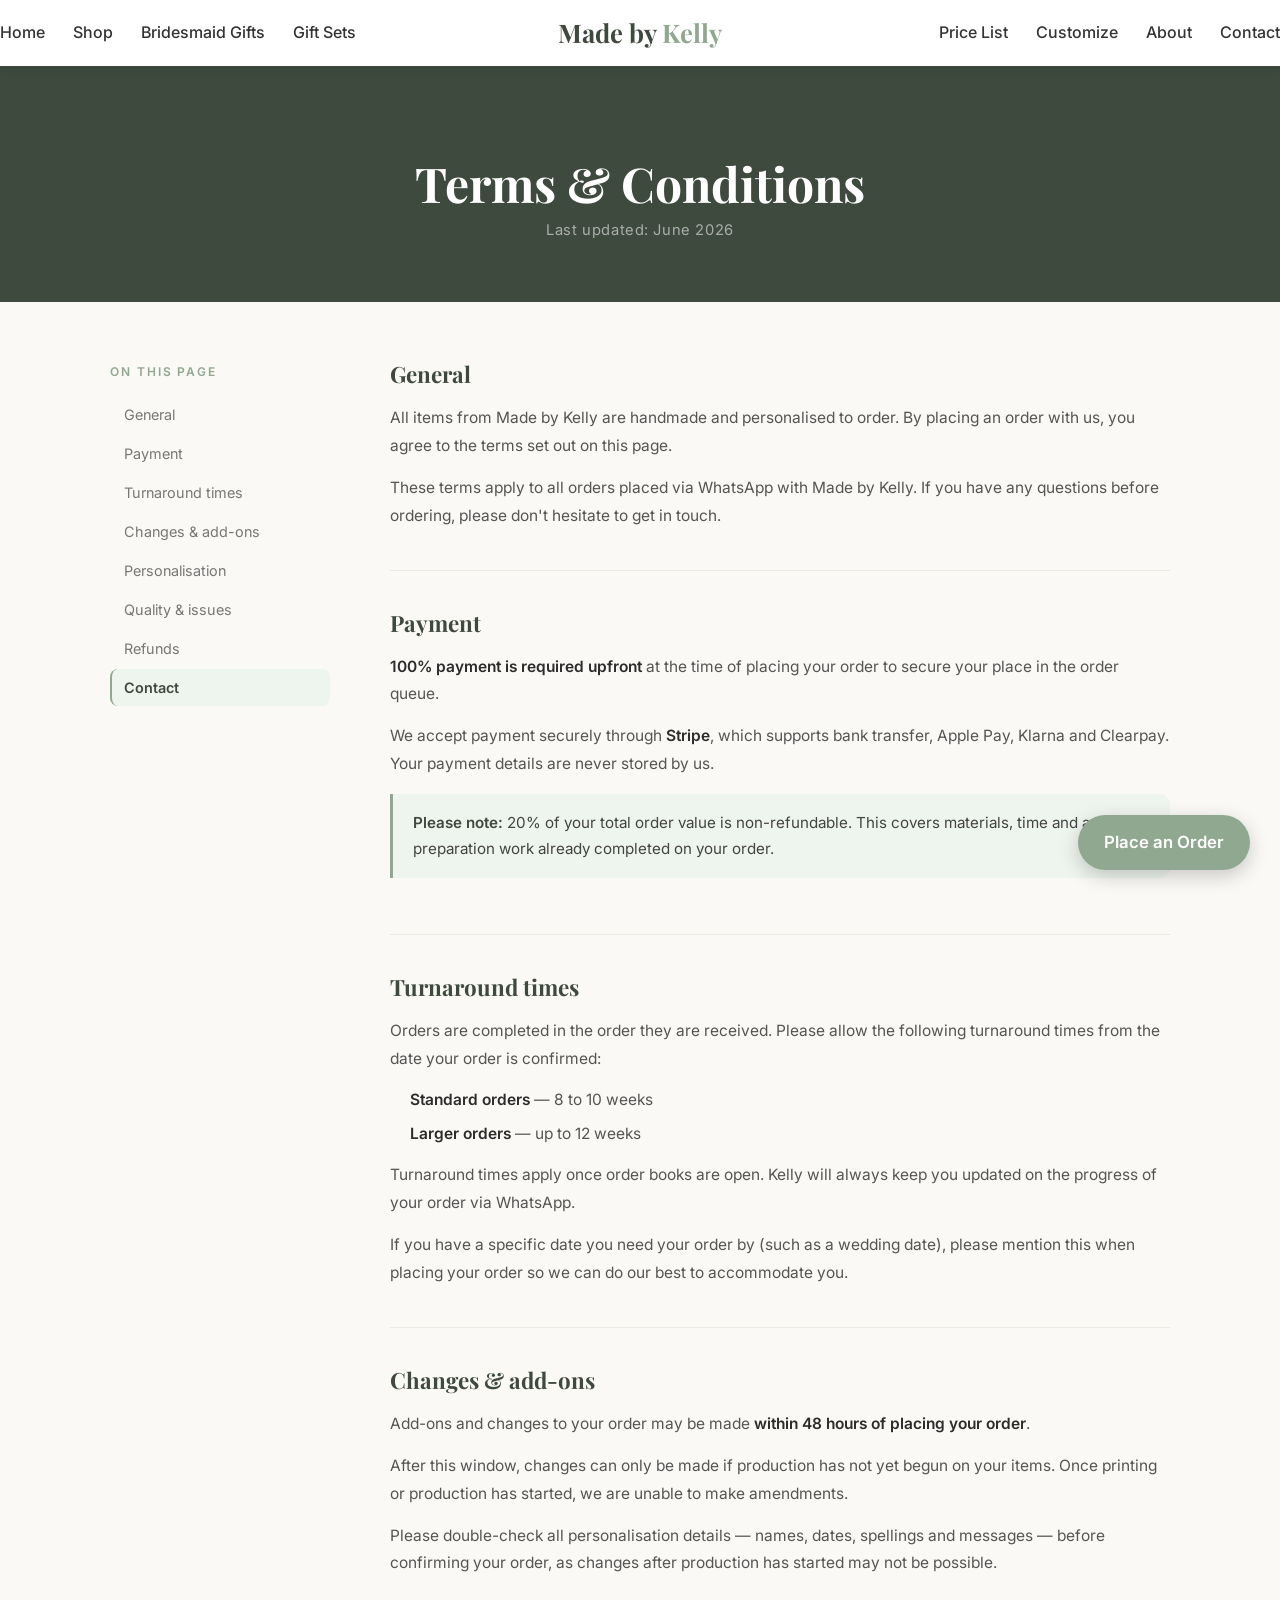
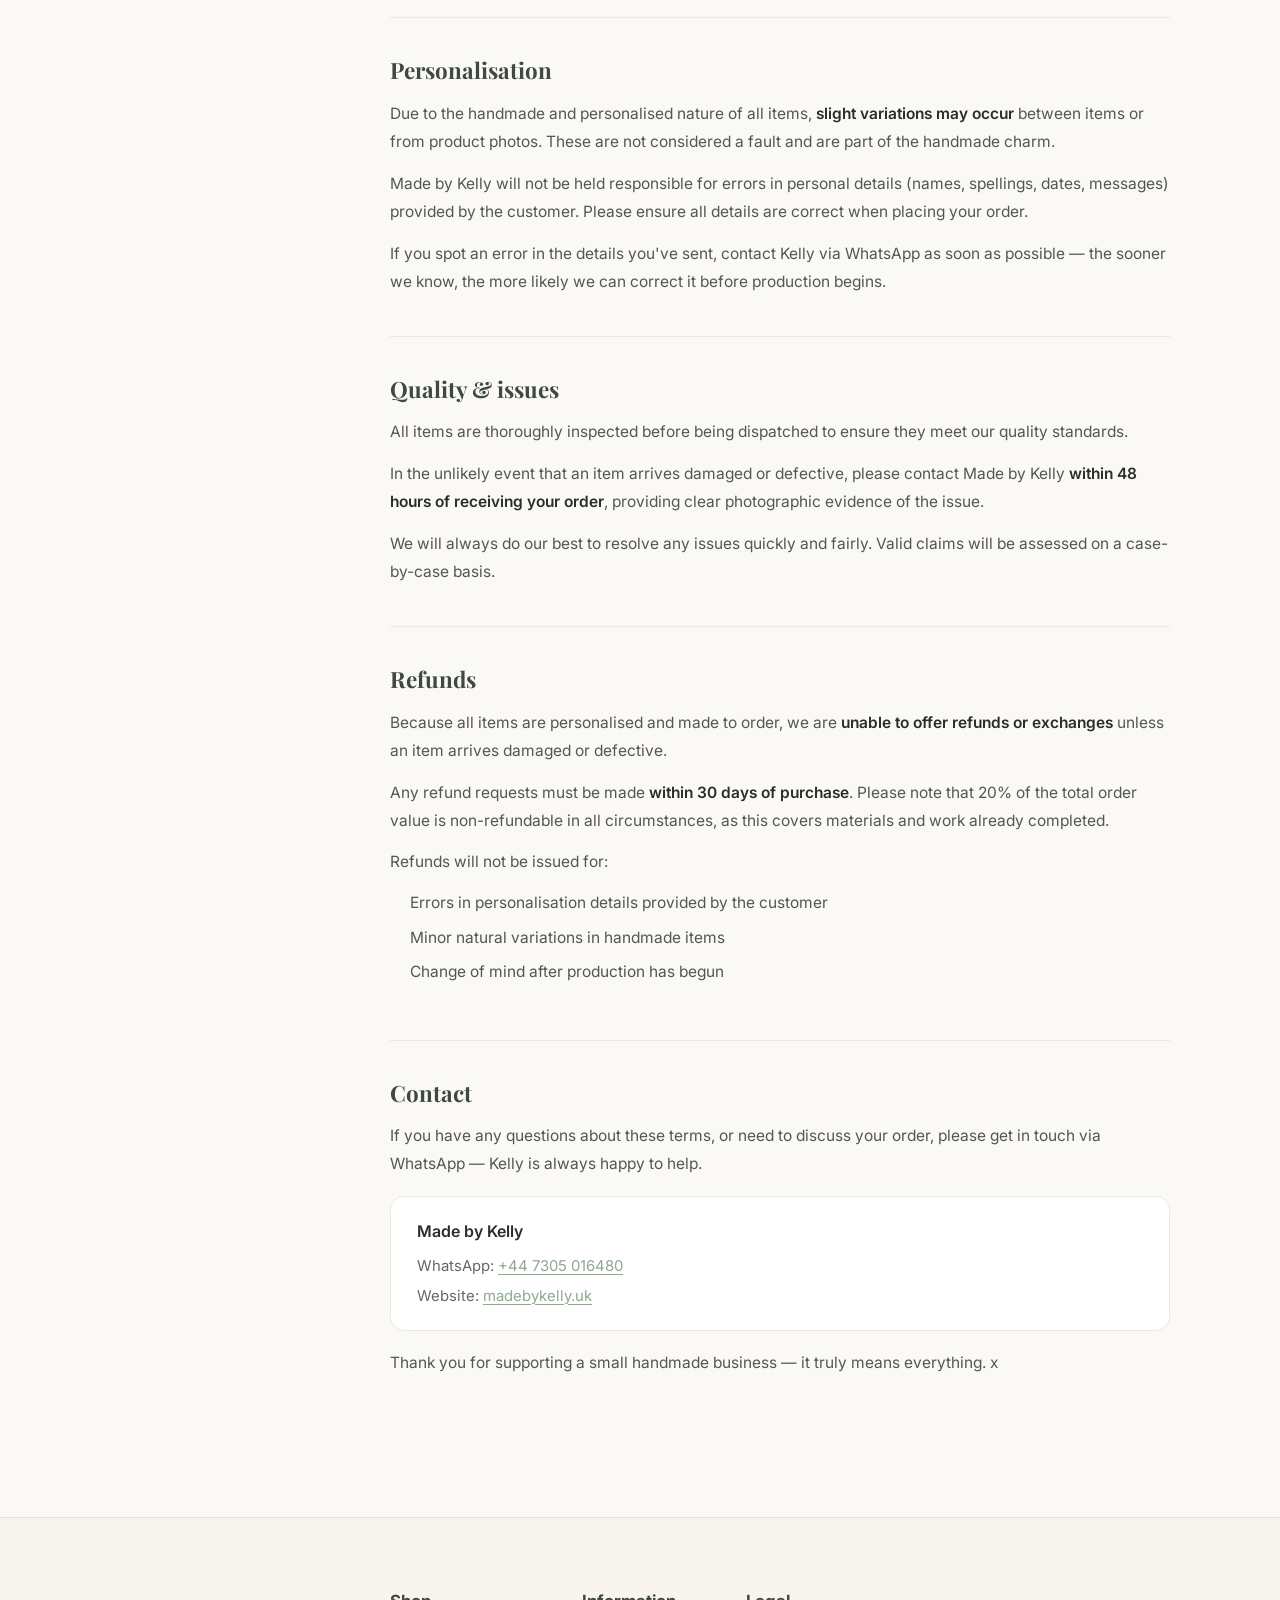
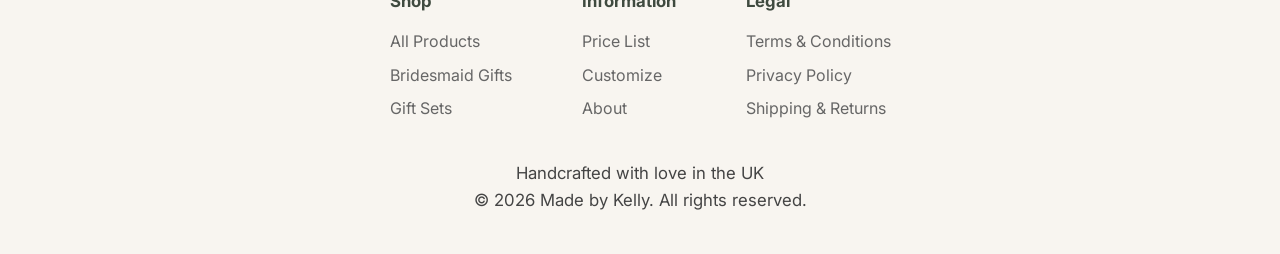
<file: terms-conditions.html>
<!DOCTYPE html>
<html lang="en">
<head>
    <meta charset="UTF-8">
    <meta name="viewport" content="width=device-width, initial-scale=1.0">
    <title>Terms & Conditions | Made by Kelly</title>
    <meta name="description" content="Terms and conditions for Made by Kelly — handcrafted personalised gifts.">
    <link href="https://fonts.googleapis.com/css2?family=Playfair+Display:wght@700&family=Inter:wght@400;500;600&display=swap" rel="stylesheet">
    <link rel="stylesheet" href="css/reset.css">
    <link rel="stylesheet" href="css/base.css">
    <link rel="stylesheet" href="css/layout.css">
    <link rel="stylesheet" href="css/components.css">
    <link rel="stylesheet" href="css/pages/legal.css">
</head>
<body>

    <header class="header">
        <div class="header-content container">
            <nav class="nav-left">
                <ul>
                    <li><a href="index.html">Home</a></li>
                    <li><a href="shop.html">Shop</a></li>
                    <li><a href="shop.html#bridesmaid">Bridesmaid Gifts</a></li>
                    <li><a href="gift-sets.html">Gift Sets</a></li>
                </ul>
            </nav>
            <a href="index.html" class="logo">Made by <span>Kelly</span></a>
            <nav class="nav-right">
                <ul>
                    <li><a href="price-list.html">Price List</a></li>
                    <li><a href="customize.html">Customize</a></li>
                    <li><a href="about.html">About</a></li>
                    <li><a href="index.html#order">Contact</a></li>
                </ul>
            </nav>
            <button class="burger-menu" id="burger" aria-label="Toggle menu">
                <span></span><span></span><span></span>
            </button>
        </div>
        <div class="mobile-menu" id="mobileMenu">
            <ul>
                <li><a href="index.html">Home</a></li>
                <li><a href="shop.html">Shop</a></li>
                <li><a href="price-list.html">Price List</a></li>
                <li><a href="about.html">About</a></li>
                <li><a href="index.html#order">Contact</a></li>
            </ul>
        </div>
    </header>

    <section class="legal-hero">
        <div class="container">
            <h1>Terms & Conditions</h1>
            <p>Last updated: June 2026</p>
        </div>
    </section>

    <main class="legal-body">
        <div class="container">
            <div class="legal-wrap">

                <aside class="legal-nav">
                    <p class="legal-nav-label">On this page</p>
                    <ul>
                        <li><a href="#general">General</a></li>
                        <li><a href="#payment">Payment</a></li>
                        <li><a href="#turnaround">Turnaround times</a></li>
                        <li><a href="#changes">Changes & add-ons</a></li>
                        <li><a href="#personalisation">Personalisation</a></li>
                        <li><a href="#quality">Quality & issues</a></li>
                        <li><a href="#refunds">Refunds</a></li>
                        <li><a href="#contact">Contact</a></li>
                    </ul>
                </aside>

                <div class="legal-content">

                    <section id="general" class="legal-section">
                        <h2>General</h2>
                        <p>All items from Made by Kelly are handmade and personalised to order. By placing an order with us, you agree to the terms set out on this page.</p>
                        <p>These terms apply to all orders placed via WhatsApp with Made by Kelly. If you have any questions before ordering, please don't hesitate to get in touch.</p>
                    </section>

                    <section id="payment" class="legal-section">
                        <h2>Payment</h2>
                        <p><strong>100% payment is required upfront</strong> at the time of placing your order to secure your place in the order queue.</p>
                        <p>We accept payment securely through <strong>Stripe</strong>, which supports bank transfer, Apple Pay, Klarna and Clearpay. Your payment details are never stored by us.</p>
                        <div class="legal-highlight">
                            <strong>Please note:</strong> 20% of your total order value is non-refundable. This covers materials, time and any preparation work already completed on your order.
                        </div>
                    </section>

                    <section id="turnaround" class="legal-section">
                        <h2>Turnaround times</h2>
                        <p>Orders are completed in the order they are received. Please allow the following turnaround times from the date your order is confirmed:</p>
                        <ul>
                            <li><strong>Standard orders</strong> — 8 to 10 weeks</li>
                            <li><strong>Larger orders</strong> — up to 12 weeks</li>
                        </ul>
                        <p>Turnaround times apply once order books are open. Kelly will always keep you updated on the progress of your order via WhatsApp.</p>
                        <p>If you have a specific date you need your order by (such as a wedding date), please mention this when placing your order so we can do our best to accommodate you.</p>
                    </section>

                    <section id="changes" class="legal-section">
                        <h2>Changes & add-ons</h2>
                        <p>Add-ons and changes to your order may be made <strong>within 48 hours of placing your order</strong>.</p>
                        <p>After this window, changes can only be made if production has not yet begun on your items. Once printing or production has started, we are unable to make amendments.</p>
                        <p>Please double-check all personalisation details — names, dates, spellings and messages — before confirming your order, as changes after production has started may not be possible.</p>
                    </section>

                    <section id="personalisation" class="legal-section">
                        <h2>Personalisation</h2>
                        <p>Due to the handmade and personalised nature of all items, <strong>slight variations may occur</strong> between items or from product photos. These are not considered a fault and are part of the handmade charm.</p>
                        <p>Made by Kelly will not be held responsible for errors in personal details (names, spellings, dates, messages) provided by the customer. Please ensure all details are correct when placing your order.</p>
                        <p>If you spot an error in the details you've sent, contact Kelly via WhatsApp as soon as possible — the sooner we know, the more likely we can correct it before production begins.</p>
                    </section>

                    <section id="quality" class="legal-section">
                        <h2>Quality & issues</h2>
                        <p>All items are thoroughly inspected before being dispatched to ensure they meet our quality standards.</p>
                        <p>In the unlikely event that an item arrives damaged or defective, please contact Made by Kelly <strong>within 48 hours of receiving your order</strong>, providing clear photographic evidence of the issue.</p>
                        <p>We will always do our best to resolve any issues quickly and fairly. Valid claims will be assessed on a case-by-case basis.</p>
                    </section>

                    <section id="refunds" class="legal-section">
                        <h2>Refunds</h2>
                        <p>Because all items are personalised and made to order, we are <strong>unable to offer refunds or exchanges</strong> unless an item arrives damaged or defective.</p>
                        <p>Any refund requests must be made <strong>within 30 days of purchase</strong>. Please note that 20% of the total order value is non-refundable in all circumstances, as this covers materials and work already completed.</p>
                        <p>Refunds will not be issued for:</p>
                        <ul>
                            <li>Errors in personalisation details provided by the customer</li>
                            <li>Minor natural variations in handmade items</li>
                            <li>Change of mind after production has begun</li>
                        </ul>
                    </section>

                    <section id="contact" class="legal-section">
                        <h2>Contact</h2>
                        <p>If you have any questions about these terms, or need to discuss your order, please get in touch via WhatsApp — Kelly is always happy to help.</p>
                        <div class="legal-contact-card">
                            <strong>Made by Kelly</strong>
                            <span>WhatsApp: <a href="https://wa.me/447305016480" target="_blank">+44 7305 016480</a></span>
                            <span>Website: <a href="https://madebykelly.uk">madebykelly.uk</a></span>
                        </div>
                        <p>Thank you for supporting a small handmade business — it truly means everything. x</p>
                    </section>

                </div>
            </div>
        </div>
    </main>

    <footer class="footer">
        <div class="container">
            <div class="footer-links">
                <div class="footer-column">
                    <h4>Shop</h4>
                    <a href="shop.html">All Products</a>
                    <a href="shop.html#bridesmaid">Bridesmaid Gifts</a>
                    <a href="gift-sets.html">Gift Sets</a>
                </div>
                <div class="footer-column">
                    <h4>Information</h4>
                    <a href="price-list.html">Price List</a>
                    <a href="customize.html">Customize</a>
                    <a href="about.html">About</a>
                </div>
                <div class="footer-column">
                    <h4>Legal</h4>
                    <a href="terms-conditions.html">Terms & Conditions</a>
                    <a href="privacy-policy.html">Privacy Policy</a>
                    <a href="#">Shipping & Returns</a>
                </div>
            </div>
            <div class="footer-bottom">
                <p>Handcrafted with love in the UK</p>
                <p>&copy; 2026 Made by Kelly. All rights reserved.</p>
            </div>
        </div>
    </footer>

    <a href="https://wa.me/447305016480?text=Hi%20Kelly%2C%20I%27d%20like%20to%20place%20an%20order"
       class="floating-order-btn" target="_blank">Place an Order</a>

    <script src="js/main.js"></script>
    <script>
        const sections = document.querySelectorAll('.legal-section');
        const navLinks = document.querySelectorAll('.legal-nav a');
        const observer = new IntersectionObserver((entries) => {
            entries.forEach(entry => {
                if (entry.isIntersecting) {
                    navLinks.forEach(l => l.classList.remove('active'));
                    const active = document.querySelector(`.legal-nav a[href="#${entry.target.id}"]`);
                    if (active) active.classList.add('active');
                }
            });
        }, { rootMargin: '-20% 0px -70% 0px' });
        sections.forEach(s => observer.observe(s));
    </script>
</body>
</html>
</file>
<file: css/base.css>
/* css/base.css */
:root {
    --primary-green: #8fa88f;
    --text-dark: #2c2c2c;
    --accent-beige: #f8f4ed;
    --light-bg: #fbf9f5;
    
    --font-heading: 'Playfair Display', serif;
    --font-body: 'Inter', sans-serif;
}

.container {
    width: 100%;
    max-width: 1280px;
    margin: 0 auto;
    padding: 0 20px;
}

h1, h2, h3 {
    font-family: var(--font-heading);
    line-height: 1.15;
    color: var(--text-dark);
}

h1 { 
    font-size: clamp(2.4rem, 6vw, 3.8rem); 
}

p {
    font-size: 1.05rem;
    color: #444;
}
</file>
<file: css/layout.css>
/* css/layout.css */

/* HEADER */
.header {
    background: white;
    box-shadow: 0 2px 10px rgba(0, 0, 0, 0.08);
    position: sticky;
    top: 0;
    z-index: 1000;
}

.header-content {
    display: flex;
    align-items: center;
    justify-content: space-between;
    padding: 14px 0;
    position: relative;
}

/* Desktop Navigation */
.nav-left, .nav-right {
    display: none;
}

.nav-left ul, .nav-right ul {
    display: flex;
    gap: 28px;
}

.nav-left a, .nav-right a {
    font-weight: 500;
    font-size: 1rem;
    transition: color 0.3s ease;
}

.nav-left a:hover, .nav-right a:hover {
    color: var(--primary-green);
}

/* Logo */
.logo {
    font-family: var(--font-heading);
    font-size: 1.6rem;
    font-weight: 700;
    color: #3f4a3f;
    white-space: nowrap;
}

.logo span {
    color: #8fa88f;
}

/* Burger Menu */
.burger-menu {
    display: flex;
    flex-direction: column;
    gap: 5px;
    background: none;
    border: none;
    cursor: pointer;
    padding: 8px;
    z-index: 1001;
}

.burger-menu span {
    width: 28px;
    height: 3px;
    background: #555555;
    transition: all 0.3s ease;
}

/* Burger Animation */
.burger-menu.active span:nth-child(1) {
    transform: rotate(45deg) translate(5px, 5px);
}
.burger-menu.active span:nth-child(2) {
    opacity: 0;
}
.burger-menu.active span:nth-child(3) {
    transform: rotate(-45deg) translate(6px, -6px);
}

/* Mobile Menu */
.mobile-menu {
    display: none;
    position: absolute;
    top: 100%;
    right: 15px;
    background: white;
    box-shadow: 0 10px 25px rgba(0, 0, 0, 0.15);
    border-radius: 12px;
    padding: 20px 0;
    z-index: 999;
    width: fit-content;
    min-width: 180px;
    max-width: 280px;
}

.mobile-menu.active {
    display: block;
}

.mobile-menu ul {
    display: flex;
    flex-direction: column;
    gap: 16px;
    padding: 0 28px;
}

.mobile-menu a {
    font-size: 1.15rem;
    padding: 6px 0;
    display: block;
    white-space: nowrap;
    color: #333;
}

/* ====================== DESKTOP ====================== */
@media (min-width: 992px) {
    .nav-left, .nav-right {
        display: block;
    }
    
    .burger-menu {
        display: none;
    }
    
    .header-content {
        padding: 20px 0;
    }
    
    .logo {
        position: absolute;
        left: 50%;
        transform: translateX(-50%);
    }
    
    .mobile-menu {
        display: none !important;
    }
}

/* ====================== MOBILE ====================== */
@media (max-width: 991px) {
    .logo {
        position: absolute;
        left: 50%;
        transform: translateX(-50%);
    }
    
    .burger-menu {
        margin-left: auto;
    }
}
</file>
<file: css/components.css>
/* css/components.css */

/* PRIMARY BUTTON */
.btn-primary {
    display: inline-block;
    background: var(--primary-green);
    color: white;
    padding: 14px 34px;
    border-radius: 50px;
    font-weight: 500;
    font-size: 1.05rem;
    transition: all 0.3s ease;
    margin-top: 20px;
}

.btn-primary:hover {
    background: #7a917a;
    transform: translateY(-3px);
}

.btn-primary.small {
    padding: 12px 28px;
    font-size: 1rem;
    margin-top: 0;
}

/* HERO */
.hero {
    height: 72vh;
    min-height: 480px;
    position: relative;
    overflow: hidden;
}

.hero-slides, .hero-slide {
    position: absolute;
    top: 0; left: 0;
    width: 100%; height: 100%;
}

.hero-slide {
    background-size: cover;
    background-position: center;
    opacity: 0;
    transition: opacity 1.2s ease;
}
.hero-slide.active { opacity: 1; }

.hero-overlay {
    position: absolute;
    inset: 0;
    background: linear-gradient(rgba(0,0,0,0.35), rgba(0,0,0,0.45));
    display: flex;
    align-items: center;
    justify-content: center;
    text-align: center;
    color: white;
    z-index: 2;
}

.hero-content h1,
.hero-content p {
    color: white !important;
}

/* WHO WE ARE */
.who-we-are {
    padding: 70px 0;
    background: var(--light-bg);
}

.who-we-are-content {
    max-width: 760px;
    margin: 0 auto;
    text-align: center;
}

.who-we-are h2 {
    margin-bottom: 24px;
    color: #3f4a3f;
}

.who-we-are p {
    font-size: 1.18rem;
    line-height: 1.8;
    margin-bottom: 20px;
    color: #444;
}

/* TOP SELLERS */
.top-sellers {
    padding: 80px 0;
    background: white;
}

.top-sellers h2 {
    text-align: center;
    margin-bottom: 50px;
    color: #3f4a3f;
}

.products-grid {
    display: grid;
    grid-template-columns: repeat(auto-fit, minmax(280px, 1fr));
    gap: 35px;
    max-width: 1100px;
    margin: 0 auto;
}

.product-card {
    background: #fbf9f5;
    border-radius: 16px;
    overflow: hidden;
    text-align: center;
    padding-bottom: 25px;
}

.product-card img {
    width: 100%;
    height: 320px;
    object-fit: cover;
}

.product-card h3 {
    margin: 18px 0 8px;
    font-size: 1.3rem;
    color: #2c2c2c;
}

.product-card .price {
    font-size: 1.35rem;
    font-weight: 600;
    color: var(--primary-green);
    margin-bottom: 16px;
}

/* ==================== TESTIMONIALS - TIGHTER BOTTOM ==================== */
.testimonials {
    padding: 80px 0 60px;           /* Reduced bottom padding */
    background: white;
}

.testimonials h2 {
    text-align: center;
    margin-bottom: 45px;
    color: #3f4a3f;
}

.testimonials-grid {
    position: relative;
    max-width: 720px;
    margin: 0 auto;
    height: 310px;                  /* Tighter height */
}

.testimonial-card {
    position: absolute;
    top: 0;
    left: 0;
    width: 100%;
    background: white;
    padding: 48px 45px 40px;        /* Reduced bottom padding inside card */
    border-radius: 24px;
    box-shadow: 0 10px 35px rgba(0,0,0,0.09);
    text-align: center;
    opacity: 0;
    transition: opacity 1s ease;
    min-height: 260px;
}

.testimonial-card.active {
    opacity: 1;
}

.quote-icon {
    position: absolute;
    top: 22px;
    left: 40px;
    font-size: 5.2rem;
    line-height: 1;
    color: var(--primary-green);
    opacity: 0.28;
    font-family: 'Playfair Display', serif;
    font-weight: 700;
}

.testimonial-card p {
    font-size: 1.2rem;
    line-height: 1.8;
    color: #444;
    margin: 42px 0 0;
    padding: 0 15px;
}

/* Mobile */
@media (max-width: 768px) {
    .testimonials {
        padding: 70px 0 50px;
    }
    .testimonials-grid {
        height: 330px;
    }
}

/* ==================== READY TO PLACE AN ORDER - FIXED ==================== */
.order-section {
    padding: 80px 0;
    background: var(--accent-beige);
    text-align: center;
}

.order-content {
    max-width: 700px;
    margin: 0 auto;
}

.order-content h2 {
    font-size: clamp(2.2rem, 5vw, 2.8rem);
    margin-bottom: 16px;
    color: #3f4a3f;
}

.order-content p {
    font-size: 1.2rem;
    color: #555;
    margin-bottom: 30px;
}

.order-btn {
    display: inline-flex;
    align-items: center;
    gap: 10px;
    font-size: 1.1rem;
    padding: 16px 36px;
}

/* ==================== FOOTER - CENTERED ==================== */
.footer {
    background: #f8f5f0;
    color: #555;
    padding: 70px 0 40px;
    margin-top: 0;
    border-top: 1px solid #e5e0d8;
}

.footer-content {
    text-align: center;
    margin-bottom: 40px;
}

.footer-content .logo {
    font-size: 2.1rem;
    color: #3f4a3f;
    margin-bottom: 30px;
    display: inline-block;
}

.footer-links {
    display: flex;
    justify-content: center;
    gap: 70px;
    flex-wrap: wrap;
    margin-bottom: 30px;
}

.footer-column h4 {
    color: #3f4a3f;
    margin-bottom: 14px;
    font-size: 1.05rem;
}

.footer-column a {
    display: block;
    color: #666;
    margin-bottom: 8px;
    text-decoration: none;
    transition: color 0.3s;
}

.footer-column a:hover {
    color: var(--primary-green);
}

.footer-bottom {
    text-align: center;
    color: #777;
    font-size: 0.95rem;
    line-height: 1.6;
}

/* Mobile */
@media (max-width: 768px) {
    .footer-links {
        gap: 50px;
    }
}

/* CONTACT SECTION */
.contact-section {
    padding: 100px 0;
    background: var(--accent-beige);
    text-align: center;
}

.contact-section h2 {
    margin-bottom: 20px;
    color: #3f4a3f;
}

.contact-buttons {
    margin-top: 30px;
    display: flex;
    gap: 20px;
    justify-content: center;
    flex-wrap: wrap;
}

/* Smooth scrolling for anchor links */
html {
    scroll-behavior: smooth;
}

/* Extra padding so "Ready to Place an Order" isn't hidden under header */
#order {
    scroll-margin-top: 100px;
}

/* FLOATING PLACE AN ORDER BUTTON */
.floating-order-btn {
    position: fixed;
    bottom: 30px;
    right: 30px;
    background: var(--primary-green);
    color: white;
    padding: 14px 26px;
    border-radius: 50px;
    font-weight: 600;
    font-size: 1.05rem;
    box-shadow: 0 6px 20px rgba(0,0,0,0.2);
    z-index: 1000;
    text-decoration: none;
    transition: all 0.3s ease;
    white-space: nowrap;
}

.floating-order-btn:hover {
    transform: translateY(-4px);
    box-shadow: 0 10px 25px rgba(0,0,0,0.3);
}

/* SHOP PAGE */
.coming-soon {
    padding: 120px 0 140px;
    background: white;
    text-align: center;
}

.coming-soon-content {
    max-width: 680px;
    margin: 0 auto;
}

.coming-soon h2 {
    font-size: clamp(2rem, 5vw, 2.8rem);
    color: #3f4a3f;
    margin-bottom: 20px;
}

.coming-soon p {
    font-size: 1.15rem;
    color: #555;
    margin-bottom: 35px;
}
</file>
<file: css/pages/home.css>
/* css/pages/home.css */

/* ── HERO ── */
.hero {
    height: 65vh;
    min-height: 420px;
    position: relative;
    overflow: hidden;
}
.hero-slides, .hero-slide { position: absolute; inset: 0; }
.hero-slide {
    background-size: cover;
    background-position: center;
    opacity: 0;
    transition: opacity 1.4s ease;
}
.hero-slide.active { opacity: 1; }
.hero-overlay {
    position: absolute;
    inset: 0;
    background: linear-gradient(to bottom, rgba(0,0,0,0.15) 0%, rgba(0,0,0,0.54) 100%);
    display: flex;
    align-items: center;
    justify-content: center;
    text-align: center;
    z-index: 2;
    padding: 0 20px;
}
.hero-eyebrow {
    display: inline-block;
    color: rgba(255,255,255,0.75);
    font-size: 0.8rem;
    letter-spacing: 0.2em;
    text-transform: uppercase;
    margin-bottom: 18px;
    font-weight: 500;
}
.hero-content h1 {
    font-size: clamp(2.6rem, 7vw, 5rem);
    color: white;
    line-height: 1.08;
    margin-bottom: 18px;
    text-shadow: 0 2px 20px rgba(0,0,0,0.25);
}
.hero-content h1 em { font-style: italic; color: #d4c9bc; }
.hero-content p {
    font-size: clamp(1rem, 2.2vw, 1.15rem);
    color: rgba(255,255,255,0.85);
    margin-bottom: 34px;
    max-width: 500px;
    margin-left: auto;
    margin-right: auto;
    line-height: 1.65;
}
.hero-btns {
    display: flex;
    gap: 12px;
    justify-content: center;
    flex-wrap: wrap;
    align-items: center;
}
.hero-btns .btn-primary { margin-top: 0; }
.btn-ghost {
    display: inline-block;
    border: 1.5px solid rgba(255,255,255,0.65);
    color: white;
    padding: 13px 30px;
    border-radius: 50px;
    font-weight: 500;
    font-size: 1rem;
    transition: all 0.3s ease;
    text-decoration: none;
}
.btn-ghost:hover { background: rgba(255,255,255,0.14); border-color: white; }
.hero-dots {
    position: absolute;
    bottom: 26px;
    left: 50%;
    transform: translateX(-50%);
    display: flex;
    gap: 8px;
    z-index: 3;
}
.hero-dot {
    width: 7px; height: 7px;
    border-radius: 50%;
    background: rgba(255,255,255,0.4);
    border: none;
    cursor: pointer;
    padding: 0;
    transition: all 0.3s ease;
}
.hero-dot.active { background: white; width: 22px; border-radius: 4px; }

/* ── TRUST BAR ── */
.trust-bar {
    background: #3f4a3f;
    padding: 14px 20px;
}
.trust-bar-inner {
    display: flex;
    align-items: center;
    justify-content: center;
    gap: 18px;
    flex-wrap: wrap;
    max-width: 1280px;
    margin: 0 auto;
}
.trust-item {
    display: flex;
    align-items: center;
    gap: 7px;
    color: rgba(255,255,255,0.85);
    font-size: 0.88rem;
    font-weight: 500;
    white-space: nowrap;
}
.trust-item svg { color: #b8ccb8; flex-shrink: 0; }
.trust-divider { width: 1px; height: 16px; background: rgba(255,255,255,0.18); }
@media (max-width: 640px) {
    .trust-divider { display: none; }
    .trust-bar-inner { gap: 10px 18px; }
}

/* ── SHARED SECTION LABELS ── */
.section-label {
    font-size: 0.78rem;
    letter-spacing: 0.2em;
    text-transform: uppercase;
    color: #8fa88f;
    font-weight: 600;
    margin-bottom: 8px;
}
.section-title {
    font-size: clamp(1.9rem, 4.5vw, 2.6rem);
    color: #3f4a3f;
    margin-bottom: 44px;
    line-height: 1.15;
}

/* ── HOW IT WORKS ── */
.how-it-works {
    padding: 80px 0;
    background: white;
    text-align: center;
}
.steps-grid {
    display: flex;
    align-items: flex-start;
    justify-content: center;
    flex-wrap: wrap;
    max-width: 880px;
    margin: 0 auto;
}
.step {
    flex: 1;
    min-width: 190px;
    max-width: 250px;
    padding: 0 18px;
}
.step-num {
    font-family: 'Playfair Display', serif;
    font-size: 2.6rem;
    color: #e0d9d0;
    font-weight: 700;
    line-height: 1;
    margin-bottom: 12px;
}
.step h3 { font-size: 1.1rem; color: #2c2c2c; margin-bottom: 8px; }
.step p { font-size: 0.92rem; color: #888; line-height: 1.7; }
.step-arrow { font-size: 1.5rem; color: #ccc; padding-top: 36px; flex-shrink: 0; }
@media (max-width: 600px) {
    .step-arrow { display: none; }
    .steps-grid { gap: 32px; }
}

/* ── CATEGORY STRIP ── */
.category-browse {
    padding: 0;
    background: #fbf9f5;
}
.category-grid {
    display: flex;
    max-width: 100%;
    margin: 0;
    border-top: 1px solid #ede9e2;
    border-bottom: 1px solid #ede9e2;
    background: white;
}
.category-tile {
    flex: 1;
    padding: 20px 12px;
    text-align: center;
    text-decoration: none;
    transition: background 0.2s;
    display: flex;
    flex-direction: column;
    align-items: center;
    gap: 7px;
    border-right: 1px solid #ede9e2;
}
.category-tile:last-child { border-right: none; }
.category-tile:hover { background: #f7f4ef; }
.category-tile svg {
    width: 20px; height: 20px;
    stroke: #8fa88f;
    fill: none;
    stroke-width: 1.8;
    stroke-linecap: round;
    stroke-linejoin: round;
}
.category-tile h3 {
    font-family: 'Inter', sans-serif;
    font-size: 0.88rem;
    font-weight: 600;
    color: #333;
    margin: 0;
}
.category-tile span { font-size: 0.75rem; color: #aaa; line-height: 1.3; }
@media (max-width: 600px) {
    .category-grid { flex-wrap: wrap; }
    .category-tile { flex: 1 1 50%; border-bottom: 1px solid #ede9e2; }
    .category-tile:nth-child(even) { border-right: none; }
}

/* ── TOP SELLERS ── */
.top-sellers {
    padding: 80px 0;
    background: #fbf9f5;
}
.top-sellers .section-title { margin-bottom: 36px; }
.sellers-grid {
    display: grid;
    grid-template-columns: 1fr 1.35fr 1fr 1fr;
    gap: 18px;
    max-width: 1180px;
    margin: 0 auto;
}
.seller-card {
    background: white;
    border-radius: 18px;
    overflow: hidden;
    border: 1px solid #ede9e2;
    display: flex;
    flex-direction: column;
    transition: transform 0.25s ease, box-shadow 0.25s ease;
}
.seller-card:hover {
    transform: translateY(-4px);
    box-shadow: 0 12px 32px rgba(0,0,0,0.08);
}
.seller-card-img { position: relative; overflow: hidden; }
.seller-card-img img {
    width: 100%; height: 220px;
    object-fit: cover;
    display: block;
    transition: transform 0.4s ease;
}
.seller-card--large .seller-card-img img { height: 280px; }
.seller-card:hover .seller-card-img img { transform: scale(1.05); }
.seller-badge {
    position: absolute;
    top: 10px; left: 10px;
    background: #8fa88f;
    color: white;
    font-size: 10px;
    font-weight: 700;
    letter-spacing: 0.07em;
    text-transform: uppercase;
    padding: 3px 9px;
    border-radius: 50px;
}
.seller-card-body {
    padding: 14px 16px 16px;
    flex: 1;
    display: flex;
    flex-direction: column;
    justify-content: space-between;
}
.seller-card-body h3 {
    font-size: 0.95rem;
    color: #2c2c2c;
    margin-bottom: 10px;
    line-height: 1.3;
}
.seller-card-footer {
    display: flex;
    align-items: center;
    justify-content: space-between;
    gap: 8px;
}
.seller-price {
    font-family: 'Playfair Display', serif;
    font-size: 1.15rem;
    font-weight: 700;
    color: #8fa88f;
}
.btn-sm {
    display: inline-block;
    background: #3f4a3f;
    color: white;
    padding: 7px 16px;
    border-radius: 50px;
    font-size: 0.82rem;
    font-weight: 600;
    text-decoration: none;
    transition: background 0.2s;
    white-space: nowrap;
}
.btn-sm:hover { background: #8fa88f; }
.sellers-cta { text-align: center; margin-top: 40px; }

/* ── TOP SELLERS ── */
.top-sellers {
    padding: 80px 0 60px;
    background: #fbf9f5;
}
.about-strip {
    padding: 80px 0;
    background: white;
}
.about-strip-inner {
    display: grid;
    grid-template-columns: 1fr 1fr;
    gap: 60px;
    align-items: center;
    max-width: 1060px;
    margin: 0 auto;
}
.about-strip-text h2 {
    font-size: clamp(1.9rem, 4vw, 2.6rem);
    color: #3f4a3f;
    margin-bottom: 18px;
    line-height: 1.15;
}
.about-strip-text p {
    font-size: 1rem;
    color: #666;
    line-height: 1.8;
    margin-bottom: 14px;
}
.about-btns {
    display: flex;
    gap: 12px;
    flex-wrap: wrap;
    align-items: center;
    margin-top: 6px;
}
.about-btns .btn-primary { margin-top: 0; }
.btn-outline {
    display: inline-block;
    border: 1.5px solid #3f4a3f;
    color: #3f4a3f;
    padding: 11px 26px;
    border-radius: 50px;
    font-weight: 500;
    font-size: 0.95rem;
    text-decoration: none;
    transition: all 0.25s ease;
}
.btn-outline:hover { background: #3f4a3f; color: white; }
.about-strip-visual {
    display: grid;
    grid-template-columns: 1fr 1fr;
    gap: 14px;
}
.about-visual-card {
    background: #fbf9f5;
    border-radius: 18px;
    padding: 28px 20px;
    border: 1px solid #ede9e2;
    display: flex;
    align-items: center;
    justify-content: center;
    text-align: center;
}
.about-visual-card--accent { background: #3f4a3f; border-color: #3f4a3f; }
.about-visual-card--accent .stat-num,
.about-visual-card--accent .stat-label { color: rgba(255,255,255,0.9); }
.stat-num {
    display: block;
    font-family: 'Playfair Display', serif;
    font-size: 2rem;
    font-weight: 700;
    color: #3f4a3f;
    line-height: 1;
    margin-bottom: 5px;
}
.stat-label {
    display: block;
    font-size: 0.8rem;
    color: #999;
    font-weight: 500;
}
@media (max-width: 768px) {
    .about-strip-inner { grid-template-columns: 1fr; gap: 36px; }
}

/* ── REVIEWS MARQUEE ── */
.reviews-section {
    padding: 80px 0 0;
    background: #fbf9f5;
    overflow: hidden;
}
.reviews-section .section-title { margin-bottom: 44px; }
.reviews-section .container { text-align: center; }
.reviews-marquee-wrap {
    padding-bottom: 80px;
    display: flex;
    flex-direction: column;
    gap: 16px;
    overflow: hidden;
}
.reviews-marquee {
    display: flex;
    width: max-content;
    animation: marquee-left 42s linear infinite;
}
.reviews-marquee--reverse { animation: marquee-right 42s linear infinite; }
.reviews-marquee:hover,
.reviews-marquee--reverse:hover { animation-play-state: paused; }
@keyframes marquee-left {
    0%   { transform: translateX(0); }
    100% { transform: translateX(-50%); }
}
@keyframes marquee-right {
    0%   { transform: translateX(-50%); }
    100% { transform: translateX(0); }
}
.reviews-track { display: flex; gap: 16px; padding: 0 8px; }
.review-card {
    background: white;
    border: 1px solid #ede9e2;
    border-radius: 16px;
    padding: 22px 24px;
    width: 290px;
    flex-shrink: 0;
    text-align: left;
    transition: box-shadow 0.25s;
}
.review-card--wide { width: 360px; }
.review-card:hover { box-shadow: 0 6px 22px rgba(0,0,0,0.07); }
.review-stars {
    color: #f0b429;
    font-size: 0.85rem;
    letter-spacing: 2px;
    margin-bottom: 10px;
}
.review-card p {
    font-size: 0.9rem;
    color: #666;
    line-height: 1.7;
    margin: 0;
}

/* ── ORDER CTA ── */
.order-section {
    padding: 90px 0;
    background: #3f4a3f;
    text-align: center;
}
.order-inner { max-width: 580px; margin: 0 auto; }
.order-inner h2 {
    font-size: clamp(1.8rem, 4vw, 2.4rem);
    color: white;
    margin-bottom: 14px;
}
.order-inner p {
    font-size: 1.05rem;
    color: rgba(255,255,255,0.72);
    margin-bottom: 34px;
    line-height: 1.7;
}
.order-section .btn-primary {
    background: white;
    color: #3f4a3f;
    margin-top: 0;
    padding: 15px 36px;
}
.order-section .btn-primary:hover {
    background: #f0ece5;
    transform: translateY(-3px);
}
</file>
<file: css/pages/price-list.css>
/* css/pages/price-list.css */

/* ── HERO ── */
.price-hero {
    padding: 90px 0 60px;
    background: #3f4a3f;
    text-align: center;
}
.price-hero h1 {
    font-size: clamp(2.4rem, 6vw, 3.5rem);
    color: white;
    margin-bottom: 10px;
}
.price-hero p {
    font-size: 1rem;
    color: rgba(255,255,255,0.65);
    letter-spacing: 0.03em;
}

/* ── FILTER TABS ── */
.price-filters {
    background: white;
    border-bottom: 1px solid #ede9e2;
    position: sticky;
    top: 60px;
    z-index: 100;
}
.price-filters-inner {
    display: flex;
    overflow-x: auto;
    scrollbar-width: none;
    max-width: 1280px;
    margin: 0 auto;
    padding: 0 20px;
}
.price-filters-inner::-webkit-scrollbar { display: none; }
.price-filter-btn {
    background: none;
    border: none;
    border-bottom: 3px solid transparent;
    padding: 16px 22px;
    font-family: 'Inter', sans-serif;
    font-size: 0.92rem;
    font-weight: 500;
    color: #777;
    cursor: pointer;
    white-space: nowrap;
    transition: all 0.2s ease;
    flex-shrink: 0;
}
.price-filter-btn:hover { color: #3f4a3f; }
.price-filter-btn.active {
    color: #8fa88f;
    border-bottom-color: #8fa88f;
    font-weight: 600;
}

/* ── BODY ── */
.price-body {
    background: #fbf9f5;
    padding: 60px 0 100px;
}

/* ── CATEGORY SECTION ── */
.price-category {
    margin-bottom: 64px;
    scroll-margin-top: 120px;
}
.price-category:last-child { margin-bottom: 0; }

.price-category-header {
    display: flex;
    align-items: center;
    gap: 16px;
    margin-bottom: 28px;
}
.price-category-header h2 {
    font-size: 1.75rem;
    color: #3f4a3f;
    white-space: nowrap;
}
.price-category-line {
    flex: 1;
    height: 1px;
    background: #ddd8d0;
}
.price-category-count {
    font-size: 0.82rem;
    color: #8fa88f;
    font-weight: 600;
    background: #eef4ee;
    padding: 3px 10px;
    border-radius: 50px;
    white-space: nowrap;
}

/* ── PRICE GRID ── */
.price-grid {
    display: grid;
    grid-template-columns: repeat(auto-fill, minmax(280px, 1fr));
    gap: 12px;
}

/* ── PRICE CARD ── */
.price-card {
    background: white;
    border: 1px solid #ede9e2;
    border-radius: 14px;
    padding: 18px 22px;
    display: flex;
    align-items: center;
    justify-content: space-between;
    gap: 16px;
    transition: transform 0.2s ease, box-shadow 0.2s ease;
}
.price-card:hover {
    transform: translateY(-2px);
    box-shadow: 0 8px 24px rgba(0,0,0,0.07);
}
.price-card-name {
    font-size: 0.97rem;
    font-weight: 500;
    color: #2c2c2c;
    line-height: 1.4;
}
.price-card-price {
    font-family: 'Playfair Display', serif;
    font-size: 1.2rem;
    font-weight: 700;
    color: #8fa88f;
    white-space: nowrap;
    flex-shrink: 0;
}

/* ── ORDER BANNER ── */
.price-order-banner {
    background: white;
    border-top: 1px solid #ede9e2;
    padding: 80px 20px;
    text-align: center;
}
.price-order-banner h2 {
    font-size: clamp(1.8rem, 4vw, 2.4rem);
    color: #3f4a3f;
    margin-bottom: 12px;
}
.price-order-banner p {
    font-size: 1.05rem;
    color: #666;
    margin-bottom: 30px;
    max-width: 500px;
    margin-left: auto;
    margin-right: auto;
    line-height: 1.7;
}

/* ── MOBILE ── */
@media (max-width: 768px) {
    .price-hero { padding: 80px 0 50px; }
    .price-filters { top: 56px; }
    .price-filter-btn { padding: 14px 16px; font-size: 0.88rem; }
    .price-grid { grid-template-columns: 1fr; }
    .price-category { scroll-margin-top: 110px; }
    .price-category-header h2 { font-size: 1.4rem; }
}
</file>
<file: css/pages/legal.css>
/* css/pages/legal.css — shared by privacy policy, T&Cs, shipping & returns */

/* ── HERO ── */
.legal-hero {
    padding: 90px 0 60px;
    background: #3f4a3f;
    text-align: center;
}
.legal-hero h1 {
    font-size: clamp(2.2rem, 5vw, 3rem);
    color: white;
    margin-bottom: 8px;
}
.legal-hero p {
    font-size: 0.92rem;
    color: rgba(255,255,255,0.55);
    letter-spacing: 0.04em;
}

/* ── BODY ── */
.legal-body {
    background: #fbf9f5;
    padding: 60px 0 100px;
}

/* ── TWO-COL LAYOUT ── */
.legal-wrap {
    display: grid;
    grid-template-columns: 220px 1fr;
    gap: 60px;
    align-items: start;
    max-width: 1060px;
    margin: 0 auto;
}

/* ── SIDEBAR NAV ── */
.legal-nav {
    position: sticky;
    top: 90px;
}
.legal-nav-label {
    font-size: 0.75rem;
    letter-spacing: 0.16em;
    text-transform: uppercase;
    color: #8fa88f;
    font-weight: 600;
    margin-bottom: 14px;
}
.legal-nav ul {
    list-style: none;
    display: flex;
    flex-direction: column;
    gap: 2px;
}
.legal-nav a {
    display: block;
    font-size: 0.9rem;
    color: #777;
    text-decoration: none;
    padding: 7px 12px;
    border-radius: 8px;
    transition: all 0.2s;
    border-left: 2px solid transparent;
}
.legal-nav a:hover {
    color: #3f4a3f;
    background: #f0ece5;
    border-left-color: #8fa88f;
}
.legal-nav a.active {
    color: #3f4a3f;
    font-weight: 600;
    border-left-color: #8fa88f;
    background: #eef4ee;
}

/* ── CONTENT ── */
.legal-content {
    display: flex;
    flex-direction: column;
    gap: 0;
}

.legal-section {
    padding: 40px 0;
    border-bottom: 1px solid #ede9e2;
    scroll-margin-top: 100px;
}
.legal-section:first-child { padding-top: 0; }
.legal-section:last-child { border-bottom: none; }

.legal-section h2 {
    font-size: 1.4rem;
    color: #3f4a3f;
    margin-bottom: 16px;
}
.legal-section p {
    font-size: 0.97rem;
    color: #555;
    line-height: 1.8;
    margin-bottom: 14px;
}
.legal-section p:last-child { margin-bottom: 0; }
.legal-section ul {
    margin: 10px 0 14px 0;
    padding-left: 20px;
    display: flex;
    flex-direction: column;
    gap: 8px;
}
.legal-section ul li {
    font-size: 0.97rem;
    color: #555;
    line-height: 1.7;
}
.legal-section a {
    color: #8fa88f;
    text-decoration: underline;
    text-underline-offset: 3px;
}
.legal-section a:hover { color: #3f4a3f; }
.legal-section strong { color: #2c2c2c; font-weight: 600; }

/* ── CONTACT CARD ── */
.legal-contact-card {
    background: white;
    border: 1px solid #ede9e2;
    border-radius: 14px;
    padding: 22px 26px;
    display: flex;
    flex-direction: column;
    gap: 6px;
    margin: 18px 0;
}
.legal-contact-card strong {
    font-size: 1rem;
    color: #2c2c2c;
    margin-bottom: 4px;
}
.legal-contact-card span {
    font-size: 0.93rem;
    color: #666;
}

/* ── MOBILE ── */
@media (max-width: 768px) {
    .legal-wrap {
        grid-template-columns: 1fr;
        gap: 0;
    }
    .legal-nav {
        position: static;
        background: white;
        border: 1px solid #ede9e2;
        border-radius: 14px;
        padding: 20px 22px;
        margin-bottom: 40px;
    }
    .legal-hero { padding: 80px 0 50px; }
}

/* ── HIGHLIGHT BOX ── */
.legal-highlight {
    background: #eef4ee;
    border-left: 3px solid #8fa88f;
    border-radius: 0 10px 10px 0;
    padding: 16px 20px;
    font-size: 0.95rem;
    color: #444;
    line-height: 1.7;
    margin: 16px 0;
}
.legal-highlight strong { color: #3f4a3f; }
</file>
<file: css/pages/shop.css>
/* css/pages/shop.css */

/* SHOP HERO */
.shop-hero {
    padding: 100px 0 70px;
    background: var(--accent-beige);
    text-align: center;
}
.shop-hero h1 {
    font-size: clamp(2.4rem, 6vw, 3.5rem);
    margin-bottom: 12px;
    color: #2c2c2c;
}
.shop-hero p {
    font-size: 1.1rem;
    color: #666;
}

/* CATEGORY FILTER TABS */
.shop-filters {
    background: white;
    border-bottom: 1px solid #ede9e2;
    position: sticky;
    top: 60px;
    z-index: 100;
    padding: 0;
}
.shop-filters-inner {
    display: flex;
    gap: 0;
    overflow-x: auto;
    scrollbar-width: none;
    -ms-overflow-style: none;
    max-width: 1280px;
    margin: 0 auto;
    padding: 0 20px;
}
.shop-filters-inner::-webkit-scrollbar { display: none; }
.filter-btn {
    background: none;
    border: none;
    border-bottom: 3px solid transparent;
    padding: 16px 22px;
    font-family: 'Inter', sans-serif;
    font-size: 0.95rem;
    font-weight: 500;
    color: #666;
    cursor: pointer;
    white-space: nowrap;
    transition: all 0.2s ease;
    flex-shrink: 0;
}
.filter-btn:hover { color: #3f4a3f; }
.filter-btn.active {
    color: #8fa88f;
    border-bottom-color: #8fa88f;
    font-weight: 600;
}

/* SHOP BODY */
.shop-body {
    background: #fbf9f5;
    padding: 60px 0 100px;
}

/* CATEGORY SECTION */
.shop-category {
    margin-bottom: 70px;
    scroll-margin-top: 120px;
}
.shop-category:last-child { margin-bottom: 0; }
.category-header {
    display: flex;
    align-items: center;
    gap: 16px;
    margin-bottom: 36px;
}
.category-header h2 {
    font-size: 1.9rem;
    color: #3f4a3f;
    white-space: nowrap;
}
.category-header-line {
    flex: 1;
    height: 1px;
    background: #ddd8d0;
}
.category-count {
    font-size: 0.85rem;
    color: #8fa88f;
    font-weight: 600;
    background: #eef4ee;
    padding: 4px 10px;
    border-radius: 50px;
    white-space: nowrap;
}

/* PRODUCT GRID */
.products-grid {
    display: grid;
    grid-template-columns: repeat(auto-fill, minmax(260px, 1fr));
    gap: 28px;
}

/* PRODUCT CARD */
.product-card {
    background: white;
    border-radius: 20px;
    overflow: hidden;
    display: flex;
    flex-direction: column;
    border: 1px solid #ede9e2;
    transition: transform 0.25s ease, box-shadow 0.25s ease;
}
.product-card:hover {
    transform: translateY(-5px);
    box-shadow: 0 16px 40px rgba(0,0,0,0.09);
}

/* IMAGE */
.product-card-img {
    position: relative;
    height: 220px;
    background: #f0ece5;
    overflow: hidden;
}
.product-card-img img {
    width: 100%;
    height: 100%;
    object-fit: cover;
    transition: transform 0.4s ease;
}
.product-card:hover .product-card-img img { transform: scale(1.05); }

/* Placeholder for no image */
.product-card-img.no-img {
    display: flex;
    align-items: center;
    justify-content: center;
}
.product-card-img.no-img::after {
    content: '🎁';
    font-size: 3rem;
    opacity: 0.35;
}

/* BADGES */
.card-badge {
    position: absolute;
    top: 12px;
    left: 12px;
    font-size: 10px;
    font-weight: 700;
    letter-spacing: 0.06em;
    text-transform: uppercase;
    padding: 4px 10px;
    border-radius: 50px;
    z-index: 2;
}
.badge-bestseller { background: #8fa88f; color: white; }
.badge-popular    { background: #d4b8c7; color: #5a3d4e; }
.badge-new        { background: #b0c4d8; color: #1e3a52; }

/* HEART */
.heart-btn {
    position: absolute;
    top: 10px;
    right: 10px;
    width: 34px;
    height: 34px;
    border-radius: 50%;
    background: rgba(255,255,255,0.9);
    border: none;
    cursor: pointer;
    display: flex;
    align-items: center;
    justify-content: center;
    z-index: 2;
    transition: background 0.2s;
}
.heart-btn:hover { background: white; }
.heart-btn svg { width: 15px; height: 15px; }
.heart-btn.liked svg path { fill: #e05a6a; stroke: #e05a6a; }

/* CARD BODY */
.product-card-body {
    padding: 18px 18px 20px;
    display: flex;
    flex-direction: column;
    flex: 1;
}
.product-card-body h3 {
    font-family: 'Playfair Display', serif;
    font-size: 1.08rem;
    color: #2c2c2c;
    margin-bottom: 6px;
    line-height: 1.35;
}
.product-card-desc {
    font-size: 0.87rem;
    color: #777;
    line-height: 1.6;
    margin-bottom: 14px;
    flex: 1;
}

/* COLOUR SWATCHES */
.swatches-row {
    display: flex;
    align-items: center;
    gap: 6px;
    margin-bottom: 14px;
    flex-wrap: wrap;
}
.swatch-label {
    font-size: 10px;
    color: #999;
    text-transform: uppercase;
    letter-spacing: 0.06em;
    margin-right: 2px;
}
.swatch {
    width: 18px;
    height: 18px;
    border-radius: 50%;
    border: 2px solid transparent;
    cursor: pointer;
    transition: transform 0.15s, border-color 0.15s;
    outline: 1px solid rgba(0,0,0,0.1);
}
.swatch:hover { transform: scale(1.2); }
.swatch.selected {
    border-color: #8fa88f;
    outline: none;
}

/* CARD FOOTER */
.product-card-footer {
    display: flex;
    align-items: center;
    justify-content: space-between;
    gap: 8px;
    margin-top: auto;
    padding-top: 14px;
    border-top: 1px solid #f0ece5;
}
.product-price {
    font-family: 'Playfair Display', serif;
    font-size: 1.25rem;
    font-weight: 700;
    color: #8fa88f;
}
.product-price-label {
    font-size: 10px;
    color: #aaa;
    text-transform: uppercase;
    letter-spacing: 0.06em;
    display: block;
    margin-bottom: 2px;
}
.btn-order {
    background: #8fa88f;
    color: white;
    border: none;
    padding: 9px 16px;
    border-radius: 50px;
    font-size: 0.85rem;
    font-weight: 600;
    cursor: pointer;
    white-space: nowrap;
    text-decoration: none;
    display: inline-block;
    transition: background 0.2s, transform 0.15s;
}
.btn-order:hover { background: #7a917a; transform: translateY(-2px); }

/* ORDER BANNER */
.shop-order-banner {
    background: var(--accent-beige);
    text-align: center;
    padding: 80px 20px;
}
.shop-order-banner h2 {
    font-size: clamp(1.8rem, 4vw, 2.4rem);
    color: #3f4a3f;
    margin-bottom: 14px;
}
.shop-order-banner p {
    font-size: 1.1rem;
    color: #666;
    margin-bottom: 30px;
    max-width: 560px;
    margin-left: auto;
    margin-right: auto;
}

/* MOBILE */
@media (max-width: 768px) {
    .shop-hero { padding: 80px 0 50px; }
    .shop-filters { top: 56px; }
    .filter-btn { padding: 14px 16px; font-size: 0.9rem; }
    .products-grid { grid-template-columns: repeat(auto-fill, minmax(160px, 1fr)); gap: 16px; }
    .product-card-img { height: 170px; }
    .product-card-body { padding: 14px 14px 16px; }
    .product-card-body h3 { font-size: 0.95rem; }
    .product-price { font-size: 1.1rem; }
    .btn-order { padding: 8px 12px; font-size: 0.8rem; }
    .shop-category { margin-bottom: 50px; scroll-margin-top: 110px; }
    .category-header h2 { font-size: 1.5rem; }
}
@media (max-width: 400px) {
    .products-grid { grid-template-columns: 1fr 1fr; gap: 12px; }
}
</file>
